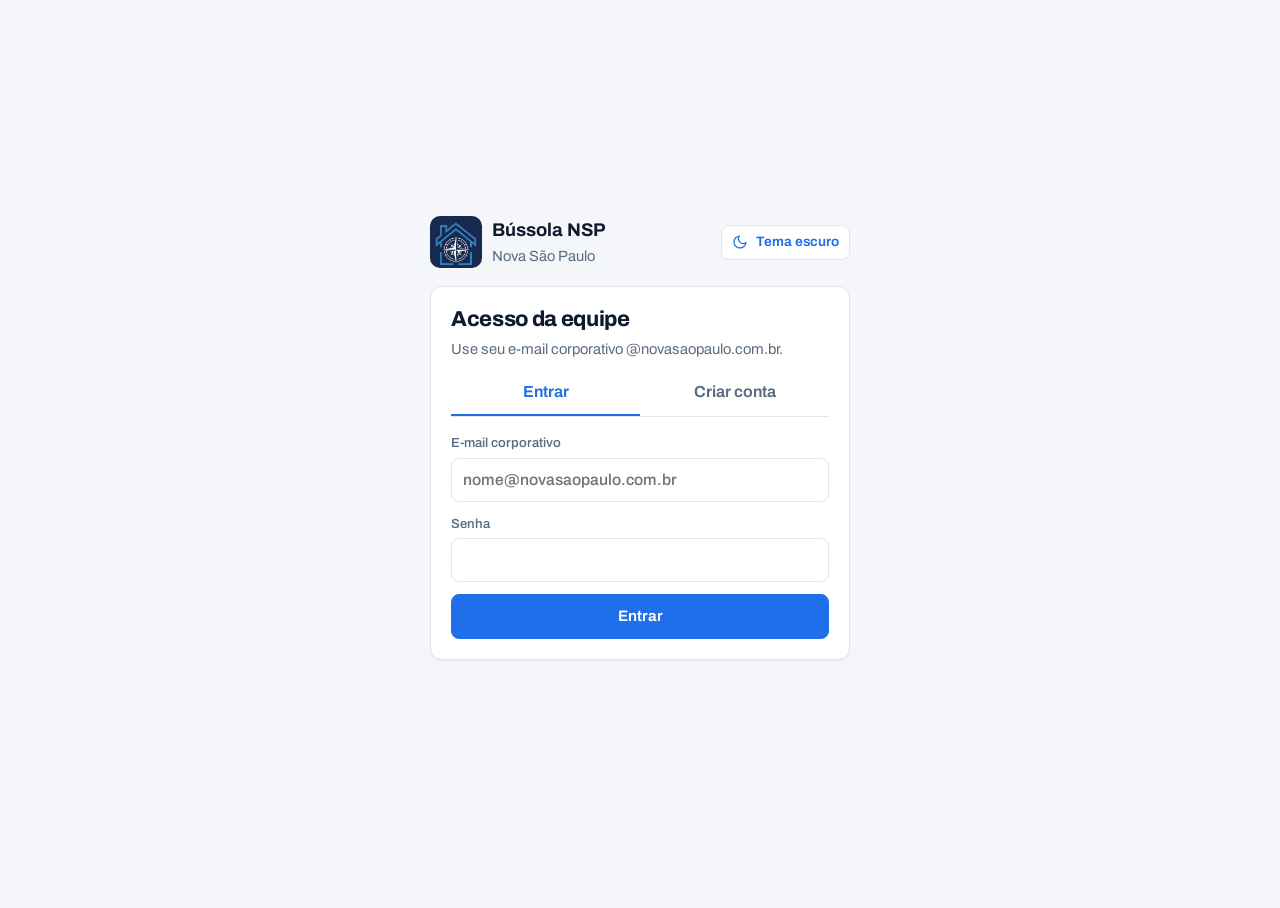
<file: portal/bussola/index.html>
<!doctype html>
<html lang="pt-BR">
<head>
<!-- Portal NovaSP: mapa de importação + adaptador (sandbox/bussola_atualizar.py) -->
<script type="importmap">{"imports":{"@netlify/blobs":"./portal/blobs.js?v=202611091742","./netlify/functions/auth.mjs":"./portal/auth.js?v=202611091742","./compat.mjs":"./compat.js?v=202611091742"}}</script>
<script src="./portal/adaptador.js?v=202611101700"></script>

<meta charset="utf-8">
<meta name="viewport" content="width=device-width, initial-scale=1, viewport-fit=cover">
<title>Bússola NSP · Nova São Paulo</title>
<meta name="description" content="Inteligência imobiliária da Nova São Paulo: análise de moradia e investimento, busca de oportunidades no portfólio e alertas.">
<meta name="theme-color" content="#0E2A47">
<script>try{var t=localStorage.getItem("radar-tema");t=t?JSON.parse(t):null;if(t==="light"||t==="dark")document.documentElement.setAttribute("data-theme",t);}catch(e){}</script>
<link rel="preconnect" href="https://fonts.googleapis.com">
<link rel="preconnect" href="https://fonts.gstatic.com" crossorigin>
<link href="https://fonts.googleapis.com/css2?family=Archivo:wdth,wght@62..125,400..800&display=swap" rel="stylesheet">
<link rel="icon" href="[data-uri]">
<style>
:root{
  --fundo:#F4F6F9; --superficie:#FFFFFF; --superficie-2:#F7F9FC; --tinta:#0F1B2D; --suave:#5B6B80; --linha:#E1E6ED;
  --marinho:#182A50; --marinho-tinta:#DCE6F2; --marinho-ativo:#25406E;
  --azul:#1F6FEB; --azul-claro:#E6F0FE; --verde:#138A52; --verde-claro:#E3F4EB;
  --ambar:#B26A00; --ambar-claro:#FCF1DF; --vermelho:#C62828; --vermelho-claro:#FBE7E6; --roxo:#6B4FD8; --roxo-claro:#EEEAFC;
  --raio:12px; --raio-p:8px; --sombra:0 1px 2px rgba(15,27,45,.06);
  color-scheme: light;
}
@media (prefers-color-scheme: dark){
  :root:not([data-theme="light"]){
    --fundo:#0D1520; --superficie:#142030; --superficie-2:#18263A; --tinta:#E6EDF5; --suave:#9AAABD; --linha:#24364D;
    --marinho:#0A1A2C; --marinho-tinta:#C9D6E6; --marinho-ativo:#1A3352;
    --azul:#5B9BFF; --azul-claro:#17304F; --verde:#3FC481; --verde-claro:#143425; --ambar:#F2B04A; --ambar-claro:#3A2C12;
    --vermelho:#FF7B72; --vermelho-claro:#3D1C1B; --roxo:#A08BFF; --roxo-claro:#2A2350; --sombra:none; color-scheme: dark;
  }
}
:root[data-theme="dark"]{
  --fundo:#0D1520; --superficie:#142030; --superficie-2:#18263A; --tinta:#E6EDF5; --suave:#9AAABD; --linha:#24364D;
  --marinho:#0A1A2C; --marinho-tinta:#C9D6E6; --marinho-ativo:#1A3352;
  --azul:#5B9BFF; --azul-claro:#17304F; --verde:#3FC481; --verde-claro:#143425; --ambar:#F2B04A; --ambar-claro:#3A2C12;
  --vermelho:#FF7B72; --vermelho-claro:#3D1C1B; --roxo:#A08BFF; --roxo-claro:#2A2350; --sombra:none; color-scheme: dark;
}
:root{box-sizing:border-box;padding-top:env(safe-area-inset-top,0px);padding-bottom:env(safe-area-inset-bottom,0px)}
*,*::before,*::after{box-sizing:inherit}
html{scroll-padding-top:env(safe-area-inset-top,0px);-webkit-text-size-adjust:100%}
body{margin:0;background:var(--fundo);color:var(--tinta);font-family:"Archivo",system-ui,-apple-system,"Segoe UI",Roboto,sans-serif;font-size:16px;line-height:1.5;font-variant-numeric:tabular-nums}
a{color:var(--azul)}
:focus-visible{outline:3px solid var(--azul);outline-offset:2px;border-radius:6px}
svg.ic{width:20px;height:20px;flex:none;stroke:currentColor;fill:none;stroke-width:1.8;stroke-linecap:round;stroke-linejoin:round}

/* ---------- menu lateral ---------- */
.lateral{position:fixed;inset:0 auto 0 0;width:236px;background:var(--marinho);color:var(--marinho-tinta);display:flex;flex-direction:column;padding:calc(18px + env(safe-area-inset-top,0px)) 12px 16px;z-index:20}
.marca{display:flex;gap:10px;align-items:center;padding:4px 8px 22px;color:#fff}
.marca b{display:block;font-size:1.05rem;font-weight:750;font-stretch:108%;letter-spacing:-.01em}
.marca small{display:block;font-size:.78rem;color:var(--marinho-tinta);opacity:.8}
.marca .logo{width:34px;height:34px;border-radius:9px;background:var(--azul);display:grid;place-items:center}
.logo-img{width:46px;height:46px;border-radius:10px;object-fit:cover;flex:none;box-shadow:0 0 0 1px rgba(255,255,255,.12)}
.marca .logo svg{stroke:#fff}
.nav{display:flex;flex-direction:column;gap:4px}
.nav a{display:flex;align-items:center;gap:12px;padding:10px 12px;border-radius:var(--raio-p);color:var(--marinho-tinta);text-decoration:none;font-weight:550;font-size:.95rem;position:relative}
.nav a:hover{background:var(--marinho-ativo)}
.nav a[aria-current="page"]{background:var(--marinho-ativo);color:#fff}
.nav a[aria-current="page"]::before{content:"";position:absolute;left:-12px;top:8px;bottom:8px;width:3px;border-radius:0 3px 3px 0;background:var(--azul)}
.badge{margin-left:auto;min-width:20px;height:20px;padding:0 6px;border-radius:99px;background:var(--vermelho);color:#fff;font-size:.72rem;font-weight:700;display:inline-grid;place-items:center}
.badge.oculto{display:none}
.lateral .rodape{margin-top:auto;padding:12px 8px 0;border-top:1px solid var(--marinho-ativo)}
.lateral .rodape p{margin:0 0 8px;font-size:.78rem;opacity:.8}
.alternar{display:flex;background:var(--marinho-ativo);border-radius:99px;padding:3px}
.alternar button{flex:1;border:0;background:transparent;color:var(--marinho-tinta);font:inherit;font-size:.82rem;padding:6px 8px;border-radius:99px;cursor:pointer}
.alternar button[aria-pressed="true"]{background:#fff;color:var(--marinho);font-weight:650}
main{margin-left:236px;min-height:100vh;padding:28px 32px 60px}
.conteudo{max-width:1120px;margin:0 auto}
@media (max-width:899px){
  .lateral{inset:auto 0 0 0;width:auto;height:auto;flex-direction:row;padding:6px 6px calc(6px + env(safe-area-inset-bottom,0px));border-top:1px solid var(--marinho-ativo)}
  .marca,.lateral .rodape{display:none}
  .nav{flex-direction:row;width:100%;gap:2px}
  .nav a{flex:1;flex-direction:column;gap:2px;font-size:.7rem;padding:7px 2px;text-align:center}
  .nav a[aria-current="page"]::before{left:20%;right:20%;top:-6px;bottom:auto;width:auto;height:3px;border-radius:0 0 3px 3px}
  .badge{position:absolute;top:2px;right:18%;margin:0}
  main{margin-left:0;padding:18px 14px calc(90px + env(safe-area-inset-bottom,0px))}
  .topo-movel{display:flex!important}
}
.topo-movel{display:none;justify-content:space-between;align-items:center;margin-bottom:14px}
.topo-movel b{font-weight:750;font-stretch:108%}

/* ---------- tipografia e blocos ---------- */
h1{font-size:clamp(1.55rem,3.6vw,2rem);line-height:1.15;font-weight:750;letter-spacing:-.015em;margin:0 0 6px}
h2{font-size:1.12rem;font-weight:700;margin:0 0 4px;letter-spacing:-.005em}
h3{font-size:.98rem;font-weight:650;margin:0 0 6px}
.sub{color:var(--suave);font-size:.92rem;margin:0 0 14px;max-width:72ch}
.cabeca{display:flex;justify-content:space-between;align-items:flex-end;gap:16px;flex-wrap:wrap;margin-bottom:18px}
.card{background:var(--superficie);border:1px solid var(--linha);border-radius:var(--raio);padding:20px;box-shadow:var(--sombra)}
.pilha{display:grid;gap:16px}
.grade-2{display:grid;gap:16px;grid-template-columns:1fr}
@media(min-width:980px){.grade-2{grid-template-columns:1fr 1fr}.grade-score{grid-template-columns:340px 1fr}}
.grade-score{display:grid;gap:16px;grid-template-columns:1fr}
.campos{display:grid;grid-template-columns:repeat(auto-fill,minmax(160px,1fr));gap:12px}
label.campo{display:flex;flex-direction:column;gap:5px;font-size:.82rem;color:var(--suave);font-weight:550}
label.campo input,label.campo select{font:inherit;font-size:.98rem;color:var(--tinta);background:var(--superficie);border:1px solid var(--linha);border-radius:var(--raio-p);padding:9px 11px;width:100%;min-height:42px}
label.campo input:focus,label.campo select:focus{border-color:var(--azul);outline:none;box-shadow:0 0 0 3px var(--azul-claro)}
label.campo .ajuda{font-size:.74rem;font-weight:400}
.botao{display:inline-flex;align-items:center;justify-content:center;gap:8px;font:inherit;font-weight:650;font-size:.95rem;padding:10px 16px;min-height:42px;border-radius:var(--raio-p);border:1px solid var(--azul);background:var(--azul);color:#fff;cursor:pointer;text-decoration:none}
:root[data-theme="dark"] .botao{color:#0B1626}
@media (prefers-color-scheme: dark){:root:not([data-theme="light"]) .botao{color:#0B1626}}
.botao.sec{background:var(--superficie);color:var(--azul);border-color:var(--linha)}
.botao.fantasma{background:transparent;border-color:transparent;color:var(--azul);padding:8px 10px}
.botao.perigo{background:var(--superficie);color:var(--vermelho);border-color:var(--linha)}
.botao.pequeno{min-height:34px;padding:6px 10px;font-size:.85rem}
.botao:disabled{opacity:.55;cursor:wait}
.acoes{display:flex;gap:10px;flex-wrap:wrap;align-items:center;margin-top:16px}
.link-btn{background:none;border:0;padding:0;font:inherit;color:var(--azul);text-decoration:underline;cursor:pointer}
.aviso{padding:12px 14px;border-radius:var(--raio-p);font-size:.92rem;display:none;margin-top:12px;border:1px solid transparent}
.aviso.on{display:block}
.aviso.erro{background:var(--vermelho-claro);color:var(--vermelho);border-color:color-mix(in srgb,var(--vermelho) 25%,transparent)}
.aviso.info{background:var(--azul-claro);color:var(--tinta)}
.aviso.ok{background:var(--verde-claro);color:var(--tinta)}
.chip{display:inline-flex;align-items:center;gap:6px;font-size:.75rem;font-weight:650;padding:3px 9px;border-radius:99px;background:var(--superficie-2);color:var(--suave);border:1px solid var(--linha);white-space:nowrap}
.chip.verde{background:var(--verde-claro);color:var(--verde);border-color:transparent}
.chip.ambar{background:var(--ambar-claro);color:var(--ambar);border-color:transparent}
.chip.vermelho{background:var(--vermelho-claro);color:var(--vermelho);border-color:transparent}
.chip.azul{background:var(--azul-claro);color:var(--azul);border-color:transparent}
.chip.roxo{background:var(--roxo-claro);color:var(--roxo);border-color:transparent}
.view{display:none}
.view.on{display:block}
.oculto{display:none!important}
.segmento{display:inline-flex;background:var(--superficie);border:1px solid var(--linha);border-radius:10px;padding:4px;gap:4px}
.segmento button{border:0;background:transparent;font:inherit;font-weight:650;font-size:.95rem;color:var(--suave);padding:9px 18px;border-radius:7px;cursor:pointer;display:flex;align-items:center;gap:8px}
.segmento button[aria-pressed="true"]{background:var(--marinho);color:#fff}
:root[data-theme="dark"] .segmento button[aria-pressed="true"]{background:var(--azul);color:#0B1626}
@media (prefers-color-scheme: dark){:root:not([data-theme="light"]) .segmento button[aria-pressed="true"]{background:var(--azul);color:#0B1626}}

/* ---------- análise ---------- */
.busca{display:flex;gap:8px;flex-wrap:wrap}
.busca input{flex:1 1 280px;min-width:0;font:inherit;padding:11px 14px;min-height:46px;border-radius:var(--raio-p);border:1px solid var(--linha);background:var(--superficie);color:var(--tinta)}
.busca input:focus{border-color:var(--azul);outline:none;box-shadow:0 0 0 3px var(--azul-claro)}
.selo{margin:10px 0 0;font-size:.82rem;color:var(--suave)}
.resumo{display:grid;grid-template-columns:1fr;gap:0;padding:0;overflow:hidden}
@media(min-width:760px){.resumo{grid-template-columns:300px 1fr}}
.resumo .foto{background:var(--superficie-2);min-height:200px;position:relative;display:grid;place-items:center;color:var(--suave)}
.resumo .foto img{position:absolute;inset:0;width:100%;height:100%;object-fit:cover}
.resumo .foto .vazio{display:flex;flex-direction:column;align-items:center;gap:6px;font-size:.82rem}
.resumo .foto .vazio svg{width:40px;height:40px;stroke-width:1.4}
.resumo .info{padding:20px}
.resumo .linha1{display:flex;gap:8px;flex-wrap:wrap;align-items:center;margin-bottom:6px}
.resumo h2{font-size:1.3rem;margin:4px 0 2px}
.resumo .local{color:var(--suave);margin:0 0 14px}
.preco-grande{font-size:clamp(1.7rem,4vw,2.2rem);font-weight:780;letter-spacing:-.02em;font-stretch:104%;line-height:1.1}
.carac{display:flex;flex-wrap:wrap;gap:8px 18px;margin:14px 0 0;padding:0;list-style:none;color:var(--suave);font-size:.92rem}
.carac b{color:var(--tinta);font-weight:650}
.anel{display:flex;gap:18px;align-items:center}
.anel svg{width:118px;height:118px;flex:none}
.anel .valor{font-size:1.9rem;font-weight:780}
.anel .rot{font-size:.78rem;color:var(--suave)}
.veredito-t{font-size:1.2rem;font-weight:720;margin:0 0 4px}
.fatores{list-style:none;padding:0;margin:14px 0 0;display:grid;gap:8px}
.fatores li{display:grid;grid-template-columns:1fr auto;gap:2px 10px;font-size:.9rem;padding:9px 11px;border-radius:var(--raio-p);background:var(--superficie-2)}
.fatores li b{font-weight:650}
.fatores li span.pts{font-weight:700}
.fatores li small{grid-column:1/-1;color:var(--suave);font-size:.8rem}
.pos{color:var(--verde)} .neg{color:var(--vermelho)} .neu{color:var(--suave)}
.limites{margin:12px 0 0;padding:10px 12px;border-radius:var(--raio-p);background:var(--ambar-claro);font-size:.84rem}
.limites ul{margin:4px 0 0;padding-left:18px}
.lista-pc{margin:0;padding-left:20px} .lista-pc li{margin:6px 0}
.lista-pc li small{display:block;color:var(--suave);font-size:.78rem}
.neg-item{border:1px solid var(--linha);border-radius:var(--raio-p);padding:14px;background:var(--superficie)}
.neg-item h3{margin:0 0 4px;display:flex;gap:8px;align-items:center;flex-wrap:wrap}
.neg-item dl{margin:8px 0 0;display:grid;gap:8px}
.neg-item dt{font-weight:650;font-size:.82rem;color:var(--suave)}
.neg-item dd{margin:0;font-size:.92rem}
.neg-item dd ul{margin:2px 0 0;padding-left:18px}
.indicadores{display:grid;grid-template-columns:repeat(auto-fit,minmax(150px,1fr));gap:10px;margin:8px 0 4px}
.ind{background:var(--superficie-2);border:1px solid var(--linha);border-radius:var(--raio-p);padding:12px}
.ind b{display:block;font-size:1.2rem;font-weight:720}
.ind span{font-size:.8rem;color:var(--suave)}
.barras{display:flex;flex-direction:column;gap:12px;margin:12px 0}
.barra .rot{display:flex;justify-content:space-between;gap:10px;font-size:.88rem;margin-bottom:4px}
.barra .rot b{white-space:nowrap}
.trilho{height:10px;background:var(--superficie-2);border:1px solid var(--linha);border-radius:99px;overflow:hidden}
.trilho i{display:block;height:100%;border-radius:99px;background:var(--azul);transition:width .5s ease}
.trilho i.verde{background:var(--verde)} .trilho i.cinza{background:var(--suave)} .trilho i.roxo{background:var(--roxo)}
.estrategias{display:grid;gap:12px;grid-template-columns:repeat(auto-fit,minmax(260px,1fr))}
.estr{border:1px solid var(--linha);border-radius:var(--raio);padding:16px;background:var(--superficie)}
.estr.melhor{border-color:var(--verde);box-shadow:inset 0 0 0 1px var(--verde)}
.estr h3{display:flex;justify-content:space-between;gap:8px;flex-wrap:wrap;margin:0 0 6px}
.estr dl{display:grid;grid-template-columns:1fr auto;gap:3px 12px;margin:8px 0 0;font-size:.88rem}
.estr dt{color:var(--suave)} .estr dd{margin:0;text-align:right;font-weight:600}
.estr dd.forte{font-size:1.1rem;font-weight:750}
.estr .nota{font-size:.8rem;color:var(--suave);margin:10px 0 0}
.tabela{overflow-x:auto}
table{width:100%;border-collapse:collapse;font-size:.9rem}
th,td{padding:9px 8px;border-bottom:1px solid var(--linha);text-align:right;white-space:nowrap}
th:first-child,td:first-child{text-align:left;white-space:normal}
th{font-weight:600;color:var(--suave);font-size:.8rem;background:var(--superficie-2)}
.riscos{list-style:none;padding:0;margin:8px 0 0;display:grid;gap:8px}
.riscos li{display:flex;gap:10px;align-items:flex-start;font-size:.92rem}
.ponto{width:9px;height:9px;border-radius:50%;margin-top:7px;flex:none}
.ponto.alto{background:var(--vermelho)} .ponto.medio{background:var(--ambar)} .ponto.baixo{background:var(--verde)}
.pois{display:grid;grid-template-columns:repeat(auto-fill,minmax(200px,1fr));gap:8px;margin-top:8px}
.poi{display:flex;justify-content:space-between;gap:8px;padding:9px 11px;border-radius:var(--raio-p);background:var(--superficie-2);font-size:.88rem}
.poi span{color:var(--suave)}
details.premissas summary{cursor:pointer;font-weight:650}
details.premissas .campos{margin-top:14px}
/* login, conta e tema */
body.sem-login .lateral,body.sem-login .topo-movel{display:none!important}
body.sem-login main{margin-left:0}
body.compartilhado .lateral,body.compartilhado .topo-movel,body.compartilhado #bloco-busca,body.compartilhado #voltar-busca,body.compartilhado .so-equipe{display:none!important}
body.compartilhado main{margin-left:0}
.login{min-height:calc(100vh - 80px);display:grid;place-items:center}
.login .caixa{width:100%;max-width:420px}
.login .marca-login{display:flex;gap:10px;align-items:center;margin-bottom:18px}
.login .marca-login .logo{width:40px;height:40px;border-radius:10px;background:var(--marinho);display:grid;place-items:center}
.login .marca-login .logo svg{stroke:#5B9BFF}
.abas{display:flex;border-bottom:1px solid var(--linha);margin:-4px 0 16px}
.abas button{flex:1;border:0;background:none;font:inherit;font-weight:650;color:var(--suave);padding:10px;cursor:pointer;border-bottom:2px solid transparent}
.abas button[aria-selected="true"]{color:var(--azul);border-bottom-color:var(--azul)}
.conta{display:flex;flex-direction:column;gap:8px}
.conta .quem{font-size:.82rem;line-height:1.3;color:#fff;overflow-wrap:anywhere}
.conta .quem small{display:block;color:var(--marinho-tinta);opacity:.8}
.conta .linha{display:flex;gap:6px;flex-wrap:wrap}
.conta button,.btn-tema{border:1px solid var(--marinho-ativo);background:transparent;color:var(--marinho-tinta);font:inherit;font-size:.8rem;padding:6px 10px;border-radius:8px;cursor:pointer;display:inline-flex;align-items:center;gap:6px}
.conta button:hover,.btn-tema:hover{background:var(--marinho-ativo)}
.topo-movel .btn-tema,.topo-movel .sair-m{border-color:var(--linha);color:var(--tinta);background:var(--superficie)}
.faixa-compartilhada{display:none;margin-bottom:14px}
body.compartilhado .faixa-compartilhada{display:flex}
body.f-moradia .so-inv{display:none!important}
body.f-investimento .so-mor{display:none!important}
#form-imovel summary{cursor:pointer;font-weight:650}

/* ---------- oportunidades ---------- */
.filtros fieldset{border:0;padding:0;margin:0 0 14px}
.filtros legend{font-weight:650;font-size:.9rem;margin-bottom:8px;padding:0}
.checks{display:flex;flex-wrap:wrap;gap:8px}
.checks label{display:inline-flex;align-items:center;gap:6px;padding:6px 10px;border:1px solid var(--linha);border-radius:99px;font-size:.85rem;cursor:pointer;background:var(--superficie)}
.checks input{accent-color:var(--azul)}
.resultados{display:grid;gap:14px;grid-template-columns:repeat(auto-fill,minmax(290px,1fr));margin-top:14px}
.im{background:var(--superficie);border:1px solid var(--linha);border-radius:var(--raio);overflow:hidden;display:flex;flex-direction:column;box-shadow:var(--sombra)}
.im .foto{aspect-ratio:16/10;background:var(--superficie-2);position:relative;display:grid;place-items:center;color:var(--suave)}
.im .foto img{position:absolute;inset:0;width:100%;height:100%;object-fit:cover}
.im .foto .selos{position:absolute;left:10px;top:10px;display:flex;gap:6px;flex-wrap:wrap}
.im .corpo{padding:14px;display:flex;flex-direction:column;gap:6px;flex:1}
.im .preco{font-size:1.3rem;font-weight:760}
.im .meta{color:var(--suave);font-size:.85rem}
.im .compat{margin-top:4px;padding:9px 10px;border-radius:var(--raio-p);background:var(--superficie-2);font-size:.82rem}
.im .compat ul{margin:4px 0 0;padding-left:16px}
.im .rodape{display:flex;gap:6px;flex-wrap:wrap;padding:10px 14px 14px;border-top:1px solid var(--linha)}
.im .rodape label{display:inline-flex;align-items:center;gap:6px;font-size:.85rem;margin-left:auto;cursor:pointer}
.barra-comparar{position:sticky;bottom:calc(10px + env(safe-area-inset-bottom,0px));z-index:10;display:flex;justify-content:space-between;align-items:center;gap:10px;background:var(--marinho);color:#fff;padding:10px 14px;border-radius:var(--raio);margin-top:14px}
@media (max-width:899px){.barra-comparar{bottom:calc(76px + env(safe-area-inset-bottom,0px))}}
.vazio-estado{text-align:center;padding:36px 16px;color:var(--suave)}
.vazio-estado svg{width:42px;height:42px;stroke-width:1.4;margin-bottom:6px}
.carregando{display:flex;align-items:center;gap:10px;color:var(--suave);padding:20px 0}
.carregando::before{content:"";width:18px;height:18px;border-radius:50%;border:2px solid var(--linha);border-top-color:var(--azul);animation:gira .8s linear infinite}
@keyframes gira{to{transform:rotate(360deg)}}

/* ---------- alertas ---------- */
.alerta{border:1px solid var(--linha);border-radius:var(--raio);padding:16px;background:var(--superficie)}
.alerta.pausado{opacity:.75}
.alerta .topo{display:flex;justify-content:space-between;gap:10px;flex-wrap:wrap;align-items:flex-start}
.alerta dl{display:grid;grid-template-columns:repeat(auto-fit,minmax(150px,1fr));gap:8px 16px;margin:12px 0 0;font-size:.85rem}
.alerta dt{color:var(--suave)} .alerta dd{margin:0;font-weight:600}
.notif{display:grid;grid-template-columns:72px 1fr;gap:12px;padding:12px;border:1px solid var(--linha);border-radius:var(--raio);background:var(--superficie)}
.notif.nao-lida{border-left:4px solid var(--azul)}
.notif .mini{width:72px;height:72px;border-radius:var(--raio-p);background:var(--superficie-2);overflow:hidden;display:grid;place-items:center;color:var(--suave)}
.notif .mini img{width:100%;height:100%;object-fit:cover}
.notif ul{margin:4px 0 0;padding-left:18px;font-size:.84rem;color:var(--suave)}
dialog{border:1px solid var(--linha);border-radius:var(--raio);padding:0;max-width:560px;width:calc(100% - 28px);background:var(--superficie);color:var(--tinta)}
dialog::backdrop{background:rgba(8,18,32,.55)}
dialog .cab{padding:18px 20px 0} dialog .corpo{padding:14px 20px} dialog .pe{padding:0 20px 18px;display:flex;gap:10px;justify-content:flex-end;flex-wrap:wrap}
.status-lista{list-style:none;padding:0;margin:0}
.status-lista li{padding:10px 0;border-bottom:1px solid var(--linha);font-size:.88rem}
.status-lista li:last-child{border-bottom:0}
.fonte-linha{display:flex;gap:8px;align-items:baseline;margin-top:4px}
footer{color:var(--suave);font-size:.8rem;padding:24px 0 0;max-width:80ch}
@media (prefers-reduced-motion: reduce){*{transition:none!important;animation:none!important}}
/* ---------- relatório em PDF ---------- */
#relatorio{display:none}
.opcoes-rel{display:grid;gap:6px;grid-template-columns:1fr}
@media(min-width:560px){.opcoes-rel{grid-template-columns:1fr 1fr}}
.opcoes-rel label{display:flex;gap:8px;align-items:flex-start;padding:8px 10px;border:1px solid var(--linha);border-radius:var(--raio-p);font-size:.9rem;cursor:pointer}
.opcoes-rel label small{display:block;color:var(--suave);font-size:.76rem}
.opcoes-rel input{accent-color:var(--azul);margin-top:3px}
.opcoes-rel label.indisponivel{opacity:.55;cursor:not-allowed}
@media print{
  @page{size:A4;margin:14mm 13mm 18mm}
  :root,:root[data-theme="dark"]{--fundo:#fff;--superficie:#fff;--superficie-2:#F4F6F9;--tinta:#0F1B2D;--suave:#4A5A6E;--linha:#D8DEE6;--marinho:#0E2A47;--azul:#1F6FEB;--azul-claro:#E6F0FE;--verde:#138A52;--verde-claro:#E3F4EB;--ambar:#9A5B00;--ambar-claro:#FCF1DF;--vermelho:#C62828;--vermelho-claro:#FBE7E6;--roxo:#6B4FD8;--roxo-claro:#EEEAFC;color-scheme:light}
  *{-webkit-print-color-adjust:exact;print-color-adjust:exact}
  body{background:#fff;font-size:11pt}
  body.imprimindo>*:not(#relatorio):not(svg){display:none!important}
  body.imprimindo #relatorio{display:block}
  body:not(.imprimindo) .lateral,body:not(.imprimindo) .topo-movel,body:not(.imprimindo) .busca,body:not(.imprimindo) .acoes{display:none!important}
  /* ----- relatório: layout profissional ----- */
  #relatorio{font-family:"Archivo",system-ui,sans-serif;color:#13213A;font-size:10.5pt;line-height:1.45}
  #relatorio .rel-topo{display:flex;align-items:center;gap:14px;background:#182A50;color:#fff;border-radius:10px;padding:14px 18px;margin-bottom:16px}
  #relatorio .rel-topo img{width:58px;height:58px;border-radius:9px}
  #relatorio .rel-topo .marca-r b{display:block;font-size:17pt;letter-spacing:-.01em;font-weight:780}
  #relatorio .rel-topo .marca-r span{font-size:9.5pt;color:#BFD0E8}
  #relatorio .rel-topo .meta-r{margin-left:auto;text-align:right;font-size:9pt;color:#DCE6F2;line-height:1.5}
  #relatorio .rel-capa{display:grid;grid-template-columns:1.3fr 1fr;gap:16px;margin-bottom:16px;break-inside:avoid}
  #relatorio .rel-capa h1{font-size:19pt;line-height:1.15;margin:0 0 4px;color:#13213A}
  #relatorio .rel-capa .local{color:#4A5A6E;font-size:10pt;margin:0 0 10px}
  #relatorio .rel-capa .preco{font-size:24pt;font-weight:800;color:#182A50;letter-spacing:-.02em;margin:0}
  #relatorio .rel-capa .foto-r{width:100%;height:62mm;object-fit:cover;border-radius:8px;border:1px solid #D8DEE6}
  #relatorio .ficha{display:grid;grid-template-columns:repeat(3,1fr);gap:8px;margin-top:10px}
  #relatorio .ficha div{background:#F3F6FA;border-left:3px solid #1F6FEB;border-radius:4px;padding:6px 8px}
  #relatorio .ficha b{display:block;font-size:11.5pt;color:#13213A}
  #relatorio .ficha span{font-size:7.5pt;color:#4A5A6E}
  #relatorio .destaque{display:flex;gap:14px;align-items:center;background:#EEF4FD;border:1px solid #CFE0FA;border-radius:8px;padding:10px 14px;margin-top:10px}
  #relatorio .destaque .nota{font-size:22pt;font-weight:800;color:#182A50;min-width:52px;text-align:center}
  #relatorio .destaque p{margin:0;font-size:10pt}
  #relatorio .rel-secao{margin:0 0 14px;padding:0;border:0;break-inside:avoid}
  #relatorio .rel-secao.longa{break-inside:auto}
  #relatorio .rel-secao>h2{display:flex;align-items:center;gap:8px;font-size:13pt;color:#182A50;margin:0 0 8px;padding-bottom:5px;border-bottom:2px solid #182A50;break-after:avoid}
  #relatorio .rel-secao>h2 .n{display:inline-grid;place-items:center;width:22px;height:22px;border-radius:50%;background:#182A50;color:#fff;font-size:9.5pt;margin:0}
  #relatorio h3{font-size:10.5pt;color:#182A50;margin:10px 0 4px}
  #relatorio .sub{color:#4A5A6E;font-size:9.5pt}
  #relatorio table{width:100%;border-collapse:collapse;font-size:9pt;margin:4px 0}
  #relatorio th{background:#182A50;color:#fff;font-weight:650;font-size:8.5pt;padding:5px 7px;text-align:right}
  #relatorio th:first-child{text-align:left}
  #relatorio td{padding:4px 7px;border-bottom:1px solid #E3E8EF}
  #relatorio tbody tr:nth-child(even) td{background:#F6F8FB}
  #relatorio tr{break-inside:avoid}
  #relatorio .indicadores{display:grid;grid-template-columns:repeat(4,1fr);gap:8px;margin:6px 0}
  #relatorio .ind{background:#F3F6FA;border:0;border-left:3px solid #1F6FEB;border-radius:4px;padding:6px 8px}
  #relatorio .ind b{font-size:11.5pt} #relatorio .ind span{font-size:8pt}
  #relatorio .barras{gap:6px;margin:6px 0} #relatorio .barra .rot{font-size:8.5pt}
  #relatorio .trilho{height:7px}
  #relatorio .estrategias{grid-template-columns:1fr 1fr;gap:10px}
  #relatorio .estr{padding:9px 11px;border-radius:6px;break-inside:avoid}
  #relatorio .estr dl{font-size:8.8pt}
  #relatorio .estr .nota{font-size:8pt}
  #relatorio .grade-2{grid-template-columns:1fr 1fr;gap:12px}
  #relatorio .anel svg{width:78px;height:78px}
  #relatorio .fatores{display:block} #relatorio .fatores li{display:block;overflow:hidden;padding:5px 8px;margin-bottom:5px;font-size:8.8pt;break-inside:avoid}
  #relatorio .fatores li .pts{float:right;margin-left:10px} #relatorio .fatores li small{display:block;clear:both}
  #relatorio .fatores li small{font-size:8pt}
  #relatorio .limites{font-size:8.6pt}
  #relatorio .lista-pc{font-size:9.3pt} #relatorio .lista-pc li{margin:3px 0}
  #relatorio .neg-item{padding:9px 11px;break-inside:avoid;border-radius:6px}
  #relatorio .neg-item dd{font-size:9pt}
  #relatorio .chip{font-size:7.5pt;padding:1px 6px}
  #relatorio .poi{font-size:8.8pt;padding:5px 8px}
  #relatorio .rel-rodape{margin-top:16px;padding:10px 12px;background:#F3F6FA;border-radius:6px;font-size:8pt;color:#4A5A6E;break-inside:avoid}

}
</style>
<style media="print">
/* rodapé com número de página (navegadores que suportam caixas de margem de página) */
@page{@bottom-left{content:"Bússola NSP · Nova São Paulo";font-family:Archivo,sans-serif;font-size:8pt;color:#6B7A8F}@bottom-right{content:"Página " counter(page) " de " counter(pages);font-family:Archivo,sans-serif;font-size:8pt;color:#6B7A8F}}
</style>
</head>
<body class="f-investimento">
<svg width="0" height="0" style="position:absolute" aria-hidden="true">
  <symbol id="i-casa" viewBox="0 0 24 24"><path d="M3 10.5 12 3l9 7.5V20a1 1 0 0 1-1 1h-5v-6H9v6H4a1 1 0 0 1-1-1z"/></symbol>
  <symbol id="i-busca" viewBox="0 0 24 24"><circle cx="11" cy="11" r="7"/><path d="m20 20-3.5-3.5"/></symbol>
  <symbol id="i-sino" viewBox="0 0 24 24"><path d="M18 8a6 6 0 1 0-12 0c0 7-3 9-3 9h18s-3-2-3-9"/><path d="M13.7 21a2 2 0 0 1-3.4 0"/></symbol>
  <symbol id="i-dados" viewBox="0 0 24 24"><ellipse cx="12" cy="5" rx="8" ry="3"/><path d="M4 5v14c0 1.7 3.6 3 8 3s8-1.3 8-3V5"/><path d="M4 12c0 1.7 3.6 3 8 3s8-1.3 8-3"/></symbol>
  <symbol id="i-foto" viewBox="0 0 24 24"><rect x="3" y="5" width="18" height="14" rx="2"/><circle cx="9" cy="10" r="2"/><path d="m21 16-5-5-8 8"/></symbol>
  <symbol id="i-chave" viewBox="0 0 24 24"><path d="M3 10.5 12 3l9 7.5"/><path d="M6 9v11h12V9"/></symbol>
  <symbol id="i-moradia" viewBox="0 0 24 24"><path d="M3 10.5 12 3l9 7.5V20a1 1 0 0 1-1 1H4a1 1 0 0 1-1-1z"/><path d="M10 21v-5h4v5"/></symbol>
  <symbol id="i-invest" viewBox="0 0 24 24"><path d="M3 17l6-6 4 4 8-8"/><path d="M15 7h6v6"/></symbol>
  <symbol id="i-externo" viewBox="0 0 24 24"><path d="M14 4h6v6"/><path d="M20 4 10 14"/><path d="M19 14v5a1 1 0 0 1-1 1H5a1 1 0 0 1-1-1V6a1 1 0 0 1 1-1h5"/></symbol>
  <symbol id="i-tema" viewBox="0 0 24 24"><path d="M21 12.8A9 9 0 1 1 11.2 3a7 7 0 0 0 9.8 9.8z"/></symbol>
  <symbol id="i-equipe" viewBox="0 0 24 24"><circle cx="9" cy="8" r="3.5"/><path d="M2.5 20a6.5 6.5 0 0 1 13 0"/><path d="M16 4.5a3.5 3.5 0 0 1 0 7"/><path d="M18 14a6.5 6.5 0 0 1 3.5 6"/></symbol>
  <symbol id="i-estrela" viewBox="0 0 24 24"><path d="m12 3 2.7 5.6 6.1.9-4.4 4.3 1 6.1L12 17l-5.4 2.9 1-6.1-4.4-4.3 6.1-.9z"/></symbol>
</svg>

<nav class="lateral" aria-label="Menu principal">
  <div class="marca"><img class="logo-img" src="[data-uri]" alt="Logo Bússola NSP"><span><b>Bússola NSP</b><small>Nova São Paulo</small></span></div>
  <div class="nav">
    <a href="#analise" data-view="analise"><svg class="ic"><use href="#i-casa"/></svg><span>Analisar imóvel</span></a>
    <a href="#oportunidades" data-view="oportunidades"><svg class="ic"><use href="#i-busca"/></svg><span>Oportunidades</span></a>
    <a href="#alertas" data-view="alertas"><svg class="ic"><use href="#i-sino"/></svg><span>Meus alertas</span><span class="badge oculto" id="badge-alertas">0</span></a>
    <a href="#dados" data-view="dados"><svg class="ic"><use href="#i-dados"/></svg><span>Dados</span></a>
    <a href="#equipe" data-view="equipe" class="oculto" id="nav-equipe"><svg class="ic"><use href="#i-equipe"/></svg><span>Equipe</span><span class="badge oculto" id="badge-equipe">0</span></a>
  </div>
  <div class="rodape conta">
    <div class="quem" id="conta-quem"></div>
    <div class="linha">
      <button type="button" class="btn-tema" data-tema aria-label="Alternar modo claro e escuro"><svg class="ic" style="width:16px;height:16px"><use href="#i-tema"/></svg><span>Tema escuro</span></button>
    </div>
    <div class="linha"><button type="button" id="btn-trocar-senha">Trocar senha</button><button type="button" data-sair>Sair</button></div>
  </div>
</nav>

<main>
<div class="conteudo">
  <div class="topo-movel"><b>Bússola NSP</b>
    <span style="display:flex;gap:6px"><button type="button" class="btn-tema" data-tema aria-label="Alternar modo claro e escuro"><svg class="ic" style="width:16px;height:16px"><use href="#i-tema"/></svg><span>Tema escuro</span></button><button type="button" class="btn-tema sair-m" data-sair>Sair</button></span>
  </div>

  <!-- ================= LOGIN ================= -->
  <section class="view" id="v-login" aria-labelledby="t-login">
    <div class="login"><div class="caixa">
      <div class="marca-login"><img class="logo-img" src="[data-uri]" alt="Logo Bússola NSP" style="width:52px;height:52px"><span><b style="font-size:1.15rem">Bússola NSP</b><br><span class="sub">Nova São Paulo</span></span>
        <button type="button" class="botao pequeno sec" data-tema style="margin-left:auto" aria-label="Alternar modo claro e escuro"><svg class="ic" style="width:16px;height:16px"><use href="#i-tema"/></svg><span>Tema escuro</span></button></div>
      <div class="card">
        <h1 id="t-login" style="font-size:1.35rem">Acesso da equipe</h1>
        <p class="sub">Use seu e-mail corporativo @novasaopaulo.com.br.</p>
        <div class="abas" role="tablist"><button type="button" role="tab" id="aba-entrar" aria-selected="true">Entrar</button><button type="button" role="tab" id="aba-criar" aria-selected="false">Criar conta</button></div>
        <form id="form-entrar" class="pilha" style="gap:12px">
          <label class="campo">E-mail corporativo<input id="l-email" type="email" autocomplete="username" required placeholder="nome@novasaopaulo.com.br"></label>
          <label class="campo">Senha<input id="l-senha" type="password" autocomplete="current-password" required></label>
          <button class="botao" type="submit" id="l-btn">Entrar</button>
        </form>
        <form id="form-criar" class="pilha oculto" style="gap:12px">
          <label class="campo">Seu nome<input id="c-nome" autocomplete="name" required maxlength="60"></label>
          <label class="campo">E-mail corporativo<input id="c-email" type="email" autocomplete="username" required placeholder="nome@novasaopaulo.com.br"></label>
          <label class="campo">Senha<input id="c-senha" type="password" autocomplete="new-password" required minlength="10"><span class="ajuda">Mínimo de 10 caracteres, com letras e números.</span></label>
          <label class="campo">Repita a senha<input id="c-senha2" type="password" autocomplete="new-password" required minlength="10"></label>
          <button class="botao" type="submit" id="c-btn">Criar conta</button>
          <p class="sub" style="margin:0;font-size:.8rem">Novas contas precisam ser aprovadas por um administrador antes do primeiro acesso.</p>
        </form>
        <div class="aviso" id="aviso-login" role="status"></div>
      </div>
    </div></div>
  </section>

  <!-- ================= EQUIPE (administradores) ================= -->
  <section class="view so-equipe" id="v-equipe" aria-labelledby="t-equipe">
    <div class="cabeca"><div><h1 id="t-equipe">Equipe e auditoria</h1><p class="sub" style="margin:0">Aprove acessos, bloqueie quem saiu da empresa, redefina senhas e consulte o histórico de ações.</p></div></div>
    <div class="segmento" role="tablist" aria-label="Equipe" style="margin-bottom:12px">
      <button type="button" data-eq-aba="pessoas" aria-pressed="true">Pessoas</button>
      <button type="button" data-eq-aba="auditoria" aria-pressed="false">Auditoria</button>
    </div>
    <div class="aviso" id="aviso-equipe" role="status"></div>
    <div data-eq-painel="pessoas" class="card" style="margin-top:12px"><div class="tabela"><table id="tabela-equipe"></table></div></div>
    <div data-eq-painel="auditoria" class="oculto" style="margin-top:12px">
      <div class="card">
        <div class="campos">
          <label class="campo">Mês<select id="au-mes"></select></label>
          <label class="campo">Usuário<select id="au-usuario"><option value="">Todos</option></select></label>
          <label class="campo">Tipo de ação<select id="au-tipo">
            <option value="">Todas</option><option value="login|logout|cadastro|senha">Logins, saídas e contas</option><option value="login-falhou">Tentativas de login com erro</option>
            <option value="admin">Administração da equipe</option><option value="alerta">Alertas</option><option value="analise">Análises de imóveis</option>
            <option value="busca">Buscas</option><option value="relatorio">Relatórios em PDF</option><option value="compartilhar">Compartilhamentos</option>
            <option value="premissas">Premissas alteradas</option><option value="rotina">Rotinas automáticas</option></select></label>
        </div>
        <div class="acoes"><button class="botao" type="button" id="au-buscar">Consultar</button><button class="botao sec" type="button" id="au-csv">Baixar planilha (CSV) do filtro</button></div>
        <p class="sub" style="margin:12px 0 0;font-size:.8rem">Os registros são gravados pelo servidor com o login de quem fez a ação e o horário do servidor. Ninguém, nem administradores, consegue editar ou apagar registros pelo sistema.</p>
      </div>
      <div class="card" style="margin-top:12px"><p class="sub" id="au-total" style="margin:0 0 8px"></p><div class="tabela"><table id="au-tabela"></table></div>
        <div class="acoes"><button class="botao sec oculto" type="button" id="au-mais">Carregar mais</button></div></div>
    </div>
  </section>

  <!-- ================= ANALISAR IMÓVEL ================= -->
  <section class="view" id="v-analise" aria-labelledby="t-analise">
    <div class="faixa-compartilhada aviso on info" style="justify-content:space-between;align-items:center;gap:10px;flex-wrap:wrap"><span>Análise compartilhada pela Nova São Paulo. Os valores são estimativas com dados públicos.</span><a class="botao pequeno sec" href="/#analise">Acesso da equipe</a></div>
    <div class="cabeca"><div><h1 id="t-analise">Analisar imóvel</h1><p class="sub" style="margin:0">Cole o link de um anúncio da Nova São Paulo para ver a análise de moradia e de investimento.</p></div>
      <button class="botao sec oculto" id="voltar-busca" type="button">← Voltar aos resultados da busca</button></div>
    <div class="card" id="bloco-busca">
      <form class="busca" id="form-link" autocomplete="off">
        <input id="link" type="text" autocomplete="off" placeholder="Link do anúncio, código (ex.: BI52877) ou endereço (ex.: Rua Marcos Fernandes, 111)" aria-label="Link, código ou endereço do imóvel">
        <button class="botao" id="btn-analisar" type="submit">Analisar imóvel</button>
      </form>
      <div id="busca-lista" class="pilha oculto" style="margin-top:12px;gap:8px"></div>
      <p class="selo">Sem link? <button class="link-btn" id="btn-manual" type="button">Preencha os dados à mão</button>. <span id="selo-dados">Carregando bases de dados…</span></p>
      <div class="aviso" id="aviso" role="status"></div>
    </div>

    <details class="card oculto" id="form-imovel" style="margin-top:16px" open>
      <summary>Dados do imóvel <span class="sub" style="font-weight:400">(confira e corrija o que for preciso; a análise muda na hora)</span></summary>
      <div class="campos" style="margin-top:14px">
        <label class="campo">Preço pedido (R$)<input id="f-preco" inputmode="numeric"></label>
        <label class="campo">Área útil (m²)<input id="f-area" inputmode="decimal"></label>
        <label class="campo">Quartos<input id="f-quartos" inputmode="numeric"></label>
        <label class="campo">Banheiros<input id="f-banheiros" inputmode="numeric"></label>
        <label class="campo">Vagas<input id="f-vagas" inputmode="numeric"></label>
        <label class="campo">Condomínio por mês (R$)<input id="f-condo" inputmode="numeric"></label>
        <label class="campo">IPTU por mês (R$)<input id="f-iptu" inputmode="numeric"></label>
        <label class="campo">Tipo
          <select id="f-tipo"><option>Apartamento</option><option>Studio</option><option>Cobertura</option><option>Casa</option><option>Sobrado</option><option>Flat</option><option>Outro</option></select></label>
        <label class="campo">Bairro do anúncio<input id="f-bairro"></label>
        <label class="campo">Distrito (dados de temporada)<select id="f-distrito"><option value="">Escolha</option></select></label>
        <label class="campo">Metrô mais perto (metros)<input id="f-metro" inputmode="numeric" placeholder="ex.: 500"></label>
        <label class="campo">Já vem mobiliado?<select id="f-mobiliado"><option value="nao">Não</option><option value="sim">Sim</option></select></label>
        <label class="campo">Ano de construção<input id="f-ano" inputmode="numeric" placeholder="se souber"></label>
        <label class="campo">Estado de conservação<select id="f-conservacao"><option value="">Não informado</option><option value="otimo">Novo ou reformado</option><option value="bom">Bom</option><option value="regular">Regular, com desgaste</option><option value="reforma">Precisa de reforma</option></select><span class="ajuda" id="f-conservacao-fonte"></span></label>
        <label class="campo">Padrão de acabamento<select id="f-padrao"><option value="">Não informado (normal)</option><option value="baixo">Simples</option><option value="normal">Normal</option><option value="alto">Alto</option></select></label>
      </div>
      <div class="acoes"><button class="botao" type="button" id="btn-calcular">Atualizar análise</button></div>
    </details>

    <div id="resultado" class="pilha oculto" aria-live="polite" style="margin-top:16px">
      <article class="card resumo" id="resumo">
        <div class="foto" id="r-foto"></div>
        <div class="info">
          <div class="linha1" id="r-chips"></div>
          <h2 id="r-titulo"></h2>
          <p class="local" id="r-local"></p>
          <div class="preco-grande" id="r-preco"></div>
          <div class="sub" style="margin:2px 0 0" id="r-m2"></div>
          <ul class="carac" id="r-carac"></ul>
          <div class="acoes" style="margin-top:14px" id="r-acoes"></div>
        </div>
      </article>

      <div style="display:flex;justify-content:space-between;align-items:center;gap:12px;flex-wrap:wrap">
        <div class="segmento" role="group" aria-label="Finalidade da análise">
          <button type="button" id="fin-moradia" aria-pressed="false"><svg class="ic"><use href="#i-moradia"/></svg>Moradia</button>
          <button type="button" id="fin-investimento" aria-pressed="true"><svg class="ic"><use href="#i-invest"/></svg>Investimento</button>
        </div>
        <span class="sub" style="margin:0" id="fin-explica"></span>
      </div>

      <div class="grade-score">
        <section class="card" aria-labelledby="t-score" id="sec-score">
          <h2 id="t-score">Score de oportunidade <span class="chip azul" id="score-fin" style="vertical-align:middle">investimento</span></h2>
          <p class="sub" style="margin:0" id="score-sub"></p>
          <div class="anel" style="margin-top:12px">
            <svg viewBox="0 0 120 120" role="img" aria-labelledby="score-txt"><circle cx="60" cy="60" r="50" stroke="var(--linha)" stroke-width="11" fill="none"/><circle id="score-arco" cx="60" cy="60" r="50" stroke="var(--verde)" stroke-width="11" fill="none" stroke-linecap="round" transform="rotate(-90 60 60)" stroke-dasharray="314.16" stroke-dashoffset="314.16" style="transition:stroke-dashoffset .6s ease"/><text x="60" y="60" text-anchor="middle" dominant-baseline="central" font-size="30" font-weight="780" fill="var(--tinta)" font-family="Archivo, system-ui, sans-serif" id="score-num">–</text></svg>
            <div><p class="veredito-t" id="score-classe"></p><p class="sub" style="margin:0" id="score-txt"></p></div>
          </div>
          <ul class="fatores" id="score-fatores"></ul>
          <div class="limites oculto" id="score-limites"></div>
          <details class="metodo" style="margin-top:12px"><summary class="sub" style="cursor:pointer;margin:0">Como o score é calculado</summary>
            <div class="sub" style="font-size:.82rem;margin:8px 0 0" id="score-metodo"></div></details>
        </section>
        <section class="card" aria-labelledby="t-pc" id="sec-conclusao">
          <h2 id="t-pc">Conclusão para <span id="pc-fin">investimento</span></h2>
          <p class="veredito-t" id="v-titulo" style="margin-top:8px"></p>
          <p class="sub" id="v-frase"></p>
          <div class="grade-2">
            <div><h3 class="pos">Pontos a favor</h3><ul class="lista-pc" id="v-pros"></ul></div>
            <div><h3 class="neg">Pontos de atenção</h3><ul class="lista-pc" id="v-contras"></ul></div>
          </div>
        </section>
      </div>

      <section class="card" aria-labelledby="t-preco">
        <h2 id="t-preco">O preço pedido está coerente?</h2>
        <p class="sub" id="preco-sub"></p>
        <div class="indicadores" id="preco-num"></div>
        <div class="barras" id="preco-barras"></div>
        <p class="sub" id="preco-nota" style="margin:10px 0 0"></p>
      </section>

      <div class="grade-2 so-mor">
        <section class="card" aria-labelledby="t-local">
          <h2 id="t-local">Localização e infraestrutura</h2>
          <p class="sub" id="local-sub"></p>
          <div class="pois" id="pois"></div>
        </section>
        <section class="card" aria-labelledby="t-carac">
          <h2 id="t-carac">Características</h2>
          <div class="indicadores" id="carac-num"></div>
          <p class="sub" id="carac-lazer" style="margin-top:10px"></p>
        </section>
      </div>

      <section class="card so-mor" aria-labelledby="t-fin">
        <h2 id="t-fin">Financiamento e custo mensal para morar</h2>
        <p class="sub" id="fin-sub"></p>
        <div class="indicadores" id="fin-num"></div>
        <div class="tabela" style="margin-top:12px"><table id="fin-tabela"></table></div>
        <p class="sub" id="fin-nota" style="margin:10px 0 0"></p>
      </section>

      <section class="card so-inv" aria-labelledby="t-renda">
        <h2 id="t-renda">Quanto pode render por mês</h2>
        <p class="sub">Duas formas de alugar (tradicional e curta temporada), já descontando custos, taxas e imposto estimado.</p>
        <div class="estrategias" id="estrategias"></div>
        <div class="barras" id="estrategias-barras"></div>
      </section>

      <section class="card" aria-labelledby="t-futuro">
        <h2 id="t-futuro"></h2>
        <p class="sub" id="futuro-sub"></p>
        <div id="futuro-barras"></div>
        <div class="tabela" style="margin-top:14px"><table id="futuro-tabela"></table></div>
        <p class="sub" id="futuro-nota" style="margin:10px 0 0"></p>
      </section>

      <div class="grade-2">
        <section class="card" aria-labelledby="t-custos">
          <h2 id="t-custos">Custos de compra e manutenção</h2>
          <div class="tabela"><table id="custos-tabela"></table></div>
          <p class="sub" id="manut-explica" style="margin:10px 0 0;font-size:.84rem"></p>
        </section>
        <section class="card" aria-labelledby="t-riscos">
          <h2 id="t-riscos">Riscos e facilidade de revenda</h2>
          <div class="indicadores" id="liq-num"></div>
          <ul class="riscos" id="riscos"></ul>
        </section>
      </div>

      <section class="card" aria-labelledby="t-corretor" id="sec-negociacao">
        <h2 id="t-corretor">Argumentos e negociação</h2>
        <p class="sub">Gerado a partir do anúncio, da localização, do catálogo da Nova SP e dos cálculos acima. Itens sem dado aparecem como “confirmar”: nada é presumido.</p>
        <div class="segmento" role="tablist" aria-label="Lado da negociação" style="margin-bottom:14px;flex-wrap:wrap">
          <button type="button" data-neg-aba="imovel" aria-pressed="true">Argumentos do imóvel</button>
          <button type="button" data-neg-aba="comprador" aria-pressed="false">Com o comprador</button>
          <button type="button" data-neg-aba="vendedor" aria-pressed="false">Com o proprietário</button>
          <button type="button" data-neg-aba="proposta" aria-pressed="false">Proposta</button>
        </div>
        <div data-neg-painel="imovel"><ul class="lista-pc" id="c-args"></ul></div>
        <div data-neg-painel="comprador" class="oculto"><div class="pilha" id="c-comprador"></div></div>
        <div data-neg-painel="vendedor" class="oculto"><div class="pilha" id="c-vendedor"></div></div>
        <div data-neg-painel="proposta" class="oculto">
          <h3>Faixa sugerida pela Bússola</h3><div class="indicadores" id="c-proposta"></div>
          <h3 style="margin-top:18px">Simular a proposta deste imóvel</h3>
          <p class="sub" style="margin:0 0 10px">Preencha o que já foi oferecido ou negociado. Os valores entram na análise da proposta e no relatório.</p>
          <div class="campos" id="prop-campos">
            <label class="campo">Oferta do comprador (R$)<input id="prop-oferta" inputmode="numeric"></label>
            <label class="campo">Contraproposta do proprietário (R$)<input id="prop-contra" inputmode="numeric"></label>
            <label class="campo">Valor negociado (R$)<input id="prop-acordo" inputmode="numeric"></label>
            <label class="campo">Sinal / entrada (R$)<input id="prop-sinal" inputmode="numeric"></label>
            <label class="campo" style="grid-column:1/-1">Condições (prazo, forma de pagamento, itens incluídos)<input id="prop-cond" maxlength="200"></label>
          </div>
          <div class="tabela" style="margin-top:12px"><table id="prop-tabela"></table></div>
          <div class="acoes"><button class="botao sec pequeno" type="button" id="prop-usar">Recalcular a análise com o valor negociado</button><button class="botao fantasma pequeno oculto" type="button" id="prop-voltar">Voltar ao preço anunciado</button><button class="botao fantasma pequeno" type="button" id="prop-limpar">Limpar proposta</button></div>
          <p class="sub" style="margin-top:8px">Sugestão de negociação com base nos números do anúncio, não é avaliação técnica. Para um valor formal, use um Parecer Técnico de Avaliação Mercadológica (PTAM) feito por corretor avaliador.</p></div>
      </section>

      <section class="card">
        <details class="premissas" id="premissas">
          <summary>Ajustar premissas do cálculo</summary>
          <p class="sub" style="margin-top:10px">Valores de referência com fonte. Mude o que quiser; tudo é recalculado.</p>
          <div class="campos" id="grade-premissas"></div>
          <div class="acoes"><button class="botao sec" type="button" id="btn-restaurar">Voltar aos valores de referência</button></div>
        </details>
      </section>

      <div class="acoes" style="margin-top:0">
        <button class="botao" type="button" id="btn-whats">Enviar no WhatsApp</button>
        <button class="botao sec" type="button" id="btn-copiar">Copiar link desta análise</button>
        <button class="botao sec" type="button" id="btn-imprimir">Gerar relatório em PDF</button>
      </div>
    </div>
  </section>

  <!-- ================= OPORTUNIDADES ================= -->
  <section class="view" id="v-oportunidades" aria-labelledby="t-oport">
    <div class="cabeca"><div><h1 id="t-oport">Encontrar oportunidades</h1><p class="sub" style="margin:0">Preencha só o que você já sabe do cliente. A busca usa os imóveis publicados no site da Nova São Paulo.</p></div>
      <span class="chip" id="catalogo-info">Carregando catálogo…</span></div>

    <form class="card filtros" id="form-filtros" autocomplete="off">
      <div style="display:flex;gap:12px;flex-wrap:wrap;margin-bottom:16px">
        <div class="segmento" role="group" aria-label="Finalidade">
          <button type="button" data-fin="moradia" aria-pressed="true"><svg class="ic"><use href="#i-moradia"/></svg>Moradia</button>
          <button type="button" data-fin="investimento" aria-pressed="false"><svg class="ic"><use href="#i-invest"/></svg>Investimento</button>
        </div>
        <div class="segmento" role="group" aria-label="Negociação">
          <button type="button" data-neg="venda" aria-pressed="true">Comprar</button>
          <button type="button" data-neg="locacao" aria-pressed="false">Alugar</button>
        </div>
      </div>
      <fieldset><legend>Imóvel</legend>
        <div class="campos">
          <label class="campo">Tipo<select id="b-tipo"><option value="">Qualquer</option><option value="apartamento">Apartamento e similares</option><option value="casa">Casa e sobrado</option><option value="comercial">Comercial</option><option value="terreno">Terreno</option><option value="rural">Rural</option></select></label>
          <label class="campo">Bairros<input id="b-bairros" list="lista-bairros" placeholder="ex.: Saúde, Moema"><span class="ajuda">Separe por vírgula</span></label>
          <label class="campo">Cidade<select id="b-cidade"><option>São Paulo</option></select></label>
          <label class="campo">Valor mínimo (R$)<input id="b-pmin" inputmode="numeric"></label>
          <label class="campo">Valor máximo (R$)<input id="b-pmax" inputmode="numeric"></label>
          <label class="campo">Área mínima (m²)<input id="b-amin" inputmode="numeric"></label>
          <label class="campo">Área máxima (m²)<input id="b-amax" inputmode="numeric"></label>
          <label class="campo">Quartos (mínimo)<input id="b-quartos" inputmode="numeric"></label>
          <label class="campo">Banheiros (mínimo)<input id="b-banh" inputmode="numeric"><span class="ajuda">Nem toda listagem informa</span></label>
          <label class="campo">Vagas (mínimo)<input id="b-vagas" inputmode="numeric"></label>
        </div>
        <datalist id="lista-bairros"></datalist>
      </fieldset>
      <fieldset><legend>Características desejadas</legend>
        <div class="checks" id="b-carac">
          <label><input type="checkbox" value="Metrô próximo"> Metrô próximo</label>
          <label><input type="checkbox" value="Mobiliado"> Mobiliado</label>
          <label><input type="checkbox" value="Aceita permuta"> Aceita permuta</label>
          <label><input type="checkbox" value="Tour 360º"> Tour 360º</label>
          <label><input type="checkbox" value="Com renda"> Com renda</label>
        </div>
      </fieldset>
      <fieldset class="so-busca-inv"><legend>Critérios de investimento</legend>
        <div class="campos">
          <label class="campo">Renda bruta mínima (% ao ano)<input id="b-renda" inputmode="decimal" placeholder="ex.: 5"><span class="ajuda">Aluguel estimado ÷ preço</span></label>
          <label class="campo">Preço máximo por m² (R$)<input id="b-m2max" inputmode="numeric"></label>
          <label class="campo">Priorizar<select id="b-ordem"><option value="compat">Maior compatibilidade</option><option value="renda">Maior renda estimada</option><option value="desconto">Mais abaixo da mediana do bairro</option><option value="preco">Menor preço</option></select></label>
        </div>
        <p class="sub" style="margin:8px 0 0">Não há filtro de valorização porque não temos dados confiáveis por bairro; a projeção aparece na análise individual.</p>
      </fieldset>
      <div class="acoes">
        <button class="botao" type="submit" id="btn-buscar"><svg class="ic"><use href="#i-busca"/></svg>Encontrar imóveis</button>
        <button class="botao sec" type="button" id="btn-criar-alerta"><svg class="ic"><use href="#i-sino"/></svg>Salvar busca e criar alerta</button>
        <button class="botao fantasma" type="button" id="btn-limpar">Limpar filtros</button>
        <span class="sub oculto" style="margin:0" id="editando-alerta"></span>
      </div>
      <p class="sub" style="margin:14px 0 0;font-size:.8rem">Compatibilidade alta: atende a todos os critérios informados. Parcial: no máximo um critério essencial diferente e a maioria atendida. Baixa: diferenças importantes. Essenciais: tipo, bairro, valor máximo, quartos e vagas.</p>
    </form>

    <div id="b-resultado" style="margin-top:16px"></div>
    <div class="barra-comparar oculto" id="barra-comparar"><span id="comparar-txt"></span><span style="display:flex;gap:8px"><button class="botao pequeno sec" type="button" id="btn-limpar-comp">Limpar</button><button class="botao pequeno" type="button" id="btn-comparar">Comparar</button></span></div>
    <section class="card oculto" id="comparacao" style="margin-top:16px" aria-labelledby="t-comp"><h2 id="t-comp">Comparação</h2><div class="tabela"><table id="comp-tabela"></table></div></section>
    <section class="card" id="salvos" style="margin-top:16px" aria-labelledby="t-salvos"><h2 id="t-salvos">Imóveis salvos neste aparelho</h2><div id="salvos-lista" class="sub">Nenhum imóvel salvo ainda. Use “Salvar” nos resultados.</div></section>
  </section>

  <!-- ================= MEUS ALERTAS ================= -->
  <section class="view" id="v-alertas" aria-labelledby="t-alertas">
    <div class="cabeca"><div><h1 id="t-alertas">Meus alertas</h1><p class="sub" style="margin:0">Buscas salvas na sua conta são conferidas automaticamente todo dia às 8h. Quando surge um imóvel compatível, ele aparece aqui.</p></div>
      <button class="botao" type="button" id="btn-novo-alerta"><svg class="ic"><use href="#i-sino"/></svg>Novo alerta</button></div>
    <section class="card oculto" id="migracao"><h2>Alertas criados antes do login</h2><p class="sub">Este aparelho tem alertas salvos com a chave antiga. Traga-os para a sua conta para continuar recebendo as oportunidades.</p><div class="acoes" style="margin-top:0"><button class="botao" type="button" id="btn-migrar">Trazer para minha conta</button><button class="botao fantasma" type="button" id="btn-ignorar-migracao">Ignorar</button></div></section>
    <div class="aviso" id="aviso-alertas" role="status"></div>
    <section class="card" style="margin-top:16px" aria-labelledby="t-notifs">
      <div style="display:flex;justify-content:space-between;align-items:center;gap:10px;flex-wrap:wrap"><h2 id="t-notifs">Novas oportunidades</h2><button class="botao pequeno sec" id="btn-ler-todas" type="button">Marcar todas como lidas</button></div>
      <div class="pilha" id="notificacoes" style="margin-top:12px"></div>
    </section>
    <section style="margin-top:16px" aria-labelledby="t-lista-alertas"><h2 id="t-lista-alertas" style="margin-bottom:10px">Alertas cadastrados</h2><div class="pilha" id="lista-alertas"></div></section>
  </section>

  <!-- ================= DADOS ================= -->
  <section class="view" id="v-dados" aria-labelledby="t-dados">
    <div class="cabeca"><div><h1 id="t-dados">Dados e atualizações</h1><p class="sub" style="margin:0">De onde vêm os números e quando cada base foi atualizada pela última vez.</p></div></div>
    <div class="grade-2">
      <section class="card"><h2>Mercado (a cada 15 dias)</h2><p class="sub">Inside Airbnb, Banco Central e FipeZAP. Conferido nos dias 1 e 16.</p><div id="status-resumo"></div>
        <h3 style="margin-top:14px">Últimas execuções</h3><ul class="status-lista" id="status-lista"></ul></section>
      <section class="card"><h2>Catálogo da Nova São Paulo (todo dia)</h2><p class="sub">Imóveis publicados no site, lidos todo dia às 7h. Os alertas são conferidos às 8h.</p><div id="catalogo-status"></div>
        <h3 style="margin-top:14px">Verificações automáticas de alertas</h3><ul class="status-lista" id="alertas-status"></ul></section>
    </div>
    <footer>
      <p>As análises são estimativas educativas com dados públicos e premissas editáveis. Não são recomendação de investimento, avaliação técnica nem garantia de renda. Confirme regras do condomínio, documentação, crédito e tributação com profissionais antes de decidir.</p>
      <p>Fontes: <a href="https://insideairbnb.com/get-the-data/" target="_blank" rel="noopener">Inside Airbnb</a> (CC BY 4.0), Índice FipeZAP, Banco Central do Brasil e anúncios publicados em novasaopaulo.com.br.</p>
    </footer>
  </section>
</div>
</main>

<dialog id="dlg-alerta" aria-labelledby="dlg-titulo">
  <form method="dialog" id="form-alerta">
    <div class="cab"><h2 id="dlg-titulo">Salvar busca e criar alerta</h2><p class="sub" style="margin:4px 0 0" id="dlg-resumo"></p></div>
    <div class="corpo campos" style="grid-template-columns:1fr 1fr">
      <label class="campo" style="grid-column:1/-1">Nome do alerta<input id="a-nome" required maxlength="100" placeholder="Cliente procurando apartamento de 2 quartos na Saúde"></label>
      <label class="campo" style="grid-column:1/-1">Referência interna do cliente<input id="a-cliente" maxlength="60" placeholder="ex.: código do CRM ou iniciais"><span class="ajuda">Não use nome completo, telefone ou e-mail do cliente.</span></label>
      <label class="campo">Compatibilidade mínima<select id="a-nivel"><option value="alta">Só alta</option><option value="parcial">Alta e parcial</option></select></label>
      <label class="campo">Verificar<select id="a-freq"><option value="diaria">Todo dia</option><option value="semanal">Uma vez por semana</option></select></label>
      <label class="campo">Situação<select id="a-status"><option value="ativo">Ativo</option><option value="pausado">Pausado</option></select></label>
    </div>
    <div class="pe"><button class="botao sec" value="cancelar" type="submit" formnovalidate>Cancelar</button><button class="botao" value="salvar" type="submit" id="a-salvar">Salvar alerta</button></div>
  </form>
</dialog>

<dialog id="dlg-relatorio" aria-labelledby="dlg-rel-t">
  <form method="dialog" id="form-relatorio">
    <div class="cab"><h2 id="dlg-rel-t">Personalizar relatório</h2><p class="sub" style="margin:4px 0 0">Marque o que deve entrar no PDF. Os números são os mesmos da análise na tela.</p></div>
    <div class="corpo">
      <div class="acoes" style="margin:0 0 10px"><button class="botao pequeno sec" type="button" id="rel-todas">Marcar todas</button><button class="botao pequeno sec" type="button" id="rel-nenhuma">Desmarcar todas</button><button class="botao pequeno fantasma" type="button" id="rel-padrao">Sugestão para <span id="rel-fin">investimento</span></button></div>
      <div class="opcoes-rel" id="rel-opcoes"></div>
      <label class="campo" style="margin-top:12px">Preparado para (opcional)<input id="rel-para" maxlength="60" placeholder="ex.: nome ou código do cliente"></label>
      <div class="aviso" id="aviso-rel" role="status"></div>
    </div>
    <div class="pe"><button class="botao sec" value="cancelar" type="submit" formnovalidate>Cancelar</button><button class="botao" type="button" id="rel-gerar">Gerar PDF</button></div>
  </form>
</dialog>

<dialog id="dlg-senha" aria-labelledby="dlg-senha-t">
  <form method="dialog" id="form-senha">
    <div class="cab"><h2 id="dlg-senha-t">Trocar senha</h2><p class="sub" style="margin:4px 0 0" id="dlg-senha-sub">Mínimo de 10 caracteres, com letras e números.</p></div>
    <div class="corpo pilha" style="gap:12px">
      <label class="campo">Senha atual<input id="s-atual" type="password" autocomplete="current-password"></label>
      <label class="campo">Nova senha<input id="s-nova" type="password" autocomplete="new-password" minlength="10"></label>
      <label class="campo">Repita a nova senha<input id="s-nova2" type="password" autocomplete="new-password" minlength="10"></label>
      <div class="aviso" id="aviso-senha" role="status"></div>
    </div>
    <div class="pe"><button class="botao sec" value="cancelar" type="submit" formnovalidate>Cancelar</button><button class="botao" type="button" id="s-salvar">Salvar nova senha</button></div>
  </form>
</dialog>

<div id="relatorio" aria-hidden="true"></div>

<script type="module">
import * as C from "./compat.mjs";
"use strict";
// ================= utilidades =================
const LOGO_NSP = "[data-uri]";
const $ = (id) => document.getElementById(id);
const brl = (v, casas = 0) => v == null || !isFinite(v) ? "—" : v.toLocaleString("pt-BR", { style: "currency", currency: "BRL", maximumFractionDigits: casas, minimumFractionDigits: casas });
const pct = (v, casas = 1) => v == null || !isFinite(v) ? "—" : (v * 100).toLocaleString("pt-BR", { maximumFractionDigits: casas, minimumFractionDigits: casas }) + "%";
const num = (v) => { if (v == null) return null; const s = String(v).replace(/[R$\s%]/g, "").replace(/\./g, "").replace(",", "."); const n = Number(s); return s === "" || !isFinite(n) ? null : n; };
const normal = C.normal;
const clamp = (v, a, b) => Math.max(a, Math.min(b, v));
const virg = (v) => String(v).replace(".", ",");
const dataBR = (iso) => { if (!iso) return "—"; const d = new Date(iso.length === 10 ? iso + "T12:00:00" : iso); return isNaN(d) ? iso : d.toLocaleDateString("pt-BR", { day: "2-digit", month: "short", year: "numeric" }); };
const dataHoraBR = (iso) => { if (!iso) return "—"; const d = new Date(iso); return isNaN(d) ? iso : d.toLocaleString("pt-BR", { day: "2-digit", month: "short", year: "numeric", hour: "2-digit", minute: "2-digit" }); };
const esc = (s) => String(s ?? "").replace(/[&<>"']/g, (c) => ({ "&": "&amp;", "<": "&lt;", ">": "&gt;", '"': "&quot;", "'": "&#39;" }[c]));
const urlSegura = (u) => { try { const x = new URL(u); return /^https?:$/.test(x.protocol) ? x.toString() : "#"; } catch { return "#"; } };
const ls = { get(k, p) { try { const v = localStorage.getItem(k); return v == null ? p : JSON.parse(v); } catch { return p; } }, set(k, v) { try { localStorage.setItem(k, JSON.stringify(v)); } catch {} } };
const ss = { get(k, p) { try { const v = sessionStorage.getItem(k); return v == null ? p : JSON.parse(v); } catch { return p; } }, set(k, v) { try { sessionStorage.setItem(k, JSON.stringify(v)); } catch {} } };
function aviso(msg, tipo = "info", id = "aviso") { const a = $(id); a.className = "aviso on " + tipo; a.textContent = msg; }
function semAviso(id = "aviso") { $(id).className = "aviso"; }
const iconeFoto = '<div class="vazio"><svg class="ic"><use href="#i-foto"/></svg><span>Foto não disponível</span></div>';

// ================= navegação =================
const VIEWS = ["analise", "oportunidades", "alertas", "dados", "equipe", "login"];
const SESSAO = { usuario: null, compartilhado: false };
function irPara(v, empurrar = true) {
  if (!VIEWS.includes(v)) v = "analise";
  if (SESSAO.compartilhado) v = "analise";
  else if (!SESSAO.usuario) v = "login";
  else if (v === "login" || (v === "equipe" && SESSAO.usuario.papel !== "admin")) v = "analise";
  document.body.classList.toggle("sem-login", v === "login");
  VIEWS.forEach((x) => $("v-" + x).classList.toggle("on", x === v));
  document.querySelectorAll(".nav a").forEach((a) => { if (a.dataset.view === v) a.setAttribute("aria-current", "page"); else a.removeAttribute("aria-current"); });
  if (empurrar && v !== "login" && location.hash !== "#" + v) history.replaceState(null, "", location.pathname + location.search + "#" + v);
  if (v === "oportunidades") garantirCatalogo().catch(() => {});
  if (v === "alertas") carregarAlertas();
  if (v === "dados") mostrarStatus();
  if (v === "equipe") carregarEquipe();
  window.scrollTo({ top: 0 });
}
document.querySelectorAll(".nav a").forEach((a) => a.addEventListener("click", (e) => { e.preventDefault(); irPara(a.dataset.view); }));
window.addEventListener("hashchange", () => irPara(location.hash.slice(1), false));

// ================= dados =================
const BASES = { airbnb: null, indicadores: null, log: null, serie: null };
const IMOVEL = { similares: [], lat: null, lng: null, ref: "", url: "", foto: null, pois: [], lazer: [], tags: [], fonte: "manual" };
let FINALIDADE = "investimento";

async function carregarBases() {
  const pega = (u) => fetch(u, { cache: "no-cache" }).then((r) => (r.ok ? r.json() : null)).catch(() => null);
  [BASES.airbnb, BASES.indicadores, BASES.log, BASES.serie] = await Promise.all([
    pega("data/airbnb-sp.json"), pega("data/indicadores.json"), pega("data/atualizacoes.json"), pega("data/historico/serie-sao-paulo.json"),
  ]);
  BASES.indicadores ||= {};
  preencherDistritos();
  montarPremissas();
  const a = BASES.airbnb;
  $("selo-dados").textContent = a?.versao
    ? `Temporada: Inside Airbnb, coleta de ${dataBR(a.versao)}.`
    : "Temporada: base detalhada ainda não carregada; usando a média da cidade (jun/2026).";
}
function preencherDistritos() {
  const sel = $("f-distrito");
  const lista = Object.keys(BASES.airbnb?.distritos || {}).sort((a, b) => a.localeCompare(b, "pt-BR"));
  sel.innerHTML = '<option value="">' + (lista.length ? "Escolha" : "Base ainda não carregada") + "</option>" + lista.map((d) => `<option>${esc(d)}</option>`).join("");
}
const BAIRRO_DISTRITO = { "vila guarani": "Jabaquara", "vila olimpia": "Itaim Bibi", "jardim paulista": "Jardim Paulista", "paraiso": "Vila Mariana" };
function acharDistrito(bairro) {
  const lista = Object.keys(BASES.airbnb?.distritos || {});
  const b = normal(bairro);
  if (!b || !lista.length) return "";
  const exato = lista.find((d) => normal(d) === b); if (exato) return exato;
  const map = BAIRRO_DISTRITO[b]; if (map && lista.includes(map)) return map;
  return lista.find((d) => b.includes(normal(d)) || normal(d).includes(b)) || "";
}

// catálogo da Nova SP (ramo "dados" no GitHub)
const CAT = { dados: null, stats: null, carregando: null, erro: null };
function garantirCatalogo() {
  if (CAT.dados || CAT.carregando) return CAT.carregando || Promise.resolve(CAT.dados);
  $("catalogo-info").textContent = "Carregando catálogo…";
  CAT.carregando = C.carregarPortfolio().then((p) => {
    CAT.dados = p; CAT.stats = C.estatisticasPortfolio(p); CAT.erro = null;
    const ativos = p.imoveis.filter((i) => i.ativo !== false);
    $("catalogo-info").textContent = `${ativos.length.toLocaleString("pt-BR")} imóveis no catálogo · atualizado ${dataHoraBR(p.atualizado_em)}`;
    $("catalogo-info").className = "chip azul";
    const bairros = [...new Set(ativos.map((i) => i.bairro).filter(Boolean))].sort((a, b) => a.localeCompare(b, "pt-BR"));
    $("lista-bairros").innerHTML = bairros.map((b) => `<option value="${esc(b)}">`).join("");
    return p;
  }).catch((e) => { CAT.erro = e.message; $("catalogo-info").textContent = "Catálogo indisponível"; $("catalogo-info").className = "chip vermelho"; throw e; })
    .finally(() => { CAT.carregando = null; });
  return CAT.carregando;
}

// ================= premissas =================
function premissasPadrao() {
  const I = BASES.indicadores || {};
  const selic = I.selic?.valor ?? 14;
  return [
    { id: "aluguelM2", rot: "Aluguel tradicional (R$/m² por mês)", v: I.aluguel_m2_sp?.valor ?? 65.78, fonte: `${I.aluguel_m2_sp ? `${I.aluguel_m2_sp.fonte}, ${I.aluguel_m2_sp.data}` : "FipeZAP"}. Referência complementar: R$ 75,20/m² no Índice de Aluguel QuintoAndar Imovelweb (jul/2026)` },
    { id: "vacancia", rot: "Meses vazio por ano (tradicional)", v: 1, fonte: "Hipótese" },
    { id: "adm", rot: "Taxa de administração do aluguel (%)", v: 10, fonte: "Prática de mercado" },
    { id: "manutPct", rot: "Manutenção (% do valor de mercado ao ano)", v: 1, fonte: "Regra de mercado: reservar 1% do valor do imóvel por ano" },
    { id: "manutAlugMin", rot: "Manutenção, referência alternativa: mínimo (% do aluguel anual)", v: 6, fonte: "Regra de mercado: 6% a 8% da renda anual do aluguel (só para comparação)" },
    { id: "manutAlugMax", rot: "Manutenção, referência alternativa: máximo (% do aluguel anual)", v: 8, fonte: "Regra de mercado: 6% a 8% da renda anual do aluguel (só para comparação)" },
    { id: "itbi", rot: "ITBI (%)", v: 3, fonte: "Prefeitura de São Paulo, alíquota geral" },
    { id: "escritura", rot: "Escritura no tabelionato de notas (R$)", v: 0, fonte: "Informe o orçamento do tabelionato. A tabela recebida (Tabela II, 2026) é só do Registro de Imóveis; o registro e a certidão já são calculados por ela" },
    { id: "valoriza", rot: "Valorização do imóvel por ano (%)", v: I.venda_var12m?.valor ?? 5.5, fonte: I.venda_var12m ? `${I.venda_var12m.fonte}, 12 meses até ${I.venda_var12m.data}` : "FipeZAP" },
    { id: "aplicacao", rot: "Rendimento da aplicação alternativa (% ao ano, bruto)", v: selic, fonte: I.selic ? `${I.selic.fonte} (${I.selic.data}). Taxa de hoje; pode cair` : "Selic" },
    { id: "irAplic", rot: "IR sobre a aplicação (%)", v: 15, fonte: "Renda fixa acima de 2 anos" },
    { id: "custoVenda", rot: "Custo para vender no futuro (% corretagem)", v: 6, fonte: "Tabela usual do CRECI-SP" },
    { id: "gestao", rot: "Gestão de curta temporada (%)", v: 20, fonte: "Prática de mercado" },
    { id: "plataforma", rot: "Taxa da plataforma (%)", v: 3, fonte: "Airbnb, taxa do anfitrião no modelo dividido" },
    { id: "limpeza", rot: "Limpeza por estadia (R$)", v: 120, fonte: "Hipótese" },
    { id: "estadia", rot: "Noites por estadia em média", v: 3, fonte: "Padrão do Inside Airbnb" },
    { id: "contas", rot: "Contas pagas pelo dono em temporada (R$/mês)", v: 450, fonte: "Hipótese: luz, internet, reposição" },
    { id: "mobiliaMin", rot: "Mobília para locação: mínimo (R$/m²)", v: 2000, fonte: "Referência de mercado: R$ 2.000 a R$ 2.500 por m²" },
    { id: "mobiliaMax", rot: "Mobília para locação: máximo (R$/m²)", v: 2500, fonte: "Referência de mercado: R$ 2.000 a R$ 2.500 por m²" },
    { id: "entrada", rot: "Financiamento: entrada (%)", v: 20, fonte: "Mínimo usual dos bancos para imóvel usado" },
    { id: "jurosFin", rot: "Financiamento: juros (% ao ano + TR)", v: 11.7, fonte: "Referência de grandes bancos (levantamento MySide/Exame). Use a taxa da proposta do banco" },
    { id: "prazoFin", rot: "Financiamento: prazo (meses)", v: 360, fonte: "Prazo comum; máximo de 420" },
  ];
}
let PREMISSAS = {};
function montarPremissas(manter) {
  const lista = premissasPadrao();
  $("grade-premissas").innerHTML = lista.map((p) => `<label class="campo" title="${esc(p.fonte)}">${esc(p.rot)}<input id="p-${p.id}" inputmode="decimal" value="${virg(manter && PREMISSAS[p.id] != null ? PREMISSAS[p.id] : p.v)}"><span class="ajuda">${esc(p.fonte)}</span></label>`).join("");
  lista.forEach((p) => { PREMISSAS[p.id] = manter && PREMISSAS[p.id] != null ? PREMISSAS[p.id] : p.v; });
  $("grade-premissas").querySelectorAll("input").forEach((el) => el.addEventListener("input", () => {
    PREMISSAS[el.id.slice(2)] = num(el.value) ?? 0; if (!$("resultado").classList.contains("oculto")) calcular();
  }));
  $("grade-premissas").querySelectorAll("input").forEach((el) => el.addEventListener("change", () => {
    const p = lista.find((x) => "p-" + x.id === el.id);
    if (p) registrarAcao("premissas", `${p.rot}: ${el.value}${IMOVEL.ref ? " (análise da Ref. " + IMOVEL.ref + ")" : ""}`);
  }));
}

// ================= referência de temporada =================
function temporadaRef(distrito, quartos, lat, lng) {
  const A = BASES.airbnb, I = BASES.indicadores || {};
  const f = quartos == null ? "todos" : quartos <= 1 ? "0-1" : quartos === 2 ? "2" : "3+";
  const pega = (grupos) => grupos?.[f] || grupos?.todos || null;
  const cid = A?.cidade ? pega(A.cidade) : null;
  const noitesCidade = cid?.noites_p50 ?? I.temporada_ref_cidade?.noites_ano ?? 76;
  const out = (g, nivel) => ({
    diaria: g.diaria_p50, p25: g.diaria_p25, p75: g.diaria_p75, noites: g.noites_p50 ?? noitesCidade, n: g.n, ativos: g.ativos,
    nivel, versao: A?.versao, fonte: "Inside Airbnb",
  });
  if (A?.celulas && lat && lng) {
    let n = 0, ativos = 0, sd = 0, sn = 0;
    for (const dy of [-0.01, 0, 0.01]) for (const dx of [-0.01, 0, 0.01]) {
      const c = A.celulas[`${(lat + dy).toFixed(2)},${(lng + dx).toFixed(2)}`]; const g = c && (c[f] || c.todos);
      if (!g || !g.diaria_p50) continue;
      n += g.n; sd += g.diaria_p50 * g.n; if (g.noites_p50 != null) { ativos += g.ativos; sn += g.noites_p50 * g.ativos; }
    }
    if (n >= 15) return { diaria: sd / n, noites: ativos ? sn / ativos : noitesCidade, n, ativos, nivel: "anúncios num raio de cerca de 1 km", versao: A.versao, fonte: "Inside Airbnb" };
  }
  const d = A?.distritos?.[distrito];
  if (d?.[f]?.n >= 10 && d[f].diaria_p50) return out(d[f], `distrito ${distrito}, imóveis com ${f === "0-1" ? "até 1 quarto" : f === "3+" ? "3 quartos ou mais" : "2 quartos"}`);
  if (d?.todos?.n >= 10 && d.todos.diaria_p50) return out(d.todos, `distrito ${distrito}, todos os tamanhos`);
  if (cid?.diaria_p50) return out(cid, "média da cidade de São Paulo (distrito sem amostra suficiente)");
  const r = I.temporada_ref_cidade || { diaria: 413, noites_ano: 76, data: "jun/2026" };
  return { diaria: r.diaria, noites: r.noites_ano, n: null, ativos: null, nivel: `média da cidade (${r.data}), base detalhada ainda não carregada`, versao: r.data, fonte: "Inside Airbnb" };
}

// ================= leitura do link =================
async function lerAnuncio(link) {
  const r = await fetch("/api/ler-imovel?url=" + encodeURIComponent(link));
  const j = await r.json().catch(() => ({ ok: false, erro: "Resposta inválida do servidor." }));
  if (r.status === 401) sessaoExpirada();
  return j;
}
// ----- busca por código ou endereço (usa o catálogo de imóveis da Nova SP)
const TIPOS_LOGRADOURO = [[/^(r|rua)$/, "rua"], [/^(av|avenida)$/, "avenida"], [/^(al|alameda)$/, "alameda"], [/^(pc|pç|praca|praça)$/, "praca"], [/^(tv|trav|travessa)$/, "travessa"], [/^(est|estrada)$/, "estrada"], [/^(rod|rodovia)$/, "rodovia"], [/^(lgo|largo)$/, "largo"], [/^(vl|vila)$/, "vila"]];
const PALAVRAS_VAZIAS = new Set(["de", "da", "do", "dos", "das", "e", "sao", "paulo", "sp", "n", "no", "numero"]);
function tokensEndereco(texto) {
  const t = normal(texto).replace(/[.,;:\-–/#º°]/g, " ").split(/\s+/).filter(Boolean);
  const numero = (t.find((x) => /^\d{1,5}$/.test(x)) || null);
  const palavras = t.map((x) => { for (const [re, v] of TIPOS_LOGRADOURO) if (re.test(x)) return v; return x; })
    .filter((x) => !/^\d/.test(x) && !/^\*+$/.test(x) && !PALAVRAS_VAZIAS.has(x));
  return { palavras, numero };
}
function buscarPorEndereco(texto) {
  const q = tokensEndereco(texto);
  const qs = new Set(q.palavras);
  const achados = [];
  for (const im of CAT.dados?.imoveis || []) {
    if (im.ativo === false || !im.endereco) continue;
    const e = tokensEndereco(im.endereco);
    const nucleo = e.palavras.filter((w) => !["rua", "avenida", "alameda", "praca", "travessa", "estrada", "rodovia", "largo"].includes(w));
    if (!nucleo.length || !nucleo.every((w) => qs.has(w))) continue; // todas as palavras do nome da rua precisam estar na busca
    const tipoOk = e.palavras.length === nucleo.length || e.palavras.some((w) => qs.has(w));
    let pts = nucleo.length * 10 + (tipoOk ? 3 : 0);
    let numero = "sem número no anúncio";
    if (e.numero && q.numero) { if (e.numero !== q.numero) continue; pts += 20; numero = "mesmo número"; }
    else if (q.numero && !e.numero) numero = "número não divulgado no anúncio";
    if (normal(im.bairro).split(" ").every((w) => qs.has(w))) pts += 5;
    achados.push({ im, pts, numero });
  }
  return achados.sort((a, b) => b.pts - a.pts || (a.im.preco_venda || 9e12) - (b.im.preco_venda || 9e12));
}
function mostrarListaBusca(itens, titulo) {
  const box = $("busca-lista");
  box.classList.remove("oculto");
  box.innerHTML = `<p class="sub" style="margin:0">${esc(titulo)}</p>` + itens.slice(0, 15).map(({ im, numero }) => `<div class="poi" style="align-items:center;flex-wrap:wrap">
    <span style="color:var(--tinta)"><b>Ref. ${esc(im.ref)}</b> · ${esc(im.tipo)} · ${esc(im.endereco || "")} · ${esc(im.bairro)}<br><span class="sub" style="font-size:.8rem">${[im.area && im.area + " m²", im.quartos != null && im.quartos + " quartos", im.vagas != null && im.vagas + " vagas", im.preco_venda && "venda " + brl(im.preco_venda), im.preco_locacao && "aluguel " + brl(im.preco_locacao), numero].filter(Boolean).join(" · ")}</span></span>
    <button class="botao pequeno" type="button" data-abrir-ref="${esc(im.ref)}">Analisar</button></div>`).join("") + (itens.length > 15 ? `<p class="sub" style="margin:0">Mostrando 15 de ${itens.length}. Inclua o número ou o bairro para refinar.</p>` : "");
}
$("busca-lista").addEventListener("click", (e) => {
  const b = e.target.closest("[data-abrir-ref]"); if (!b) return;
  const im = acharNoCatalogo(b.dataset.abrirRef); if (!im) return;
  $("busca-lista").classList.add("oculto");
  abrirAnaliseDe(im, FINALIDADE, "analise"); $("voltar-busca").classList.add("oculto");
});
async function buscarCodigoOuEndereco(texto) {
  const btn = $("btn-analisar"); btn.disabled = true; btn.textContent = "Procurando…"; semAviso(); $("busca-lista").classList.add("oculto");
  try { await garantirCatalogo(); }
  catch (e) { aviso("Não consegui consultar o catálogo agora (" + e.message + "). Cole o link do anúncio.", "erro"); return; }
  finally { btn.disabled = false; btn.textContent = "Analisar imóvel"; }
  const codigo = texto.replace(/^ref\.?:?\s*/i, "").trim().toUpperCase();
  if (/^[A-Z]{2}\d{3,6}$/.test(codigo)) {
    registrarAcao("busca-codigo", codigo);
    const im = CAT.dados.imoveis.find((i) => i.ref === codigo);
    if (!im) { aviso(`O código ${codigo} não está no catálogo de hoje (atualizado ${dataHoraBR(CAT.dados.atualizado_em)}). Ele pode ter saído do site ou ter sido publicado depois. Cole o link do anúncio.`, "erro"); return; }
    if (im.ativo === false) aviso(`O imóvel ${codigo} saiu do site em ${dataBR(im.saiu_em)}; os dados são do último registro no catálogo.`, "info");
    abrirAnaliseDe(im, FINALIDADE, "analise"); $("voltar-busca").classList.add("oculto"); return;
  }
  const achados = buscarPorEndereco(texto);
  registrarAcao("busca-endereco", `“${texto.slice(0, 120)}” (${achados.length} resultado(s))`);
  if (!achados.length) { aviso("Nenhum imóvel ativo do catálogo tem esse endereço. Confira a grafia do nome da rua ou use o código ou o link do anúncio. Lembre que alguns anúncios não divulgam o número.", "erro"); return; }
  const exatos = achados.filter((a) => a.numero === "mesmo número");
  if (exatos.length === 1 && achados[0] === exatos[0]) { abrirAnaliseDe(exatos[0].im, FINALIDADE, "analise"); $("voltar-busca").classList.add("oculto"); return; }
  mostrarListaBusca(achados, `${achados.length} imóvel(is) encontrados nesse endereço. Escolha qual analisar:`);
}

$("form-link").addEventListener("submit", async (e) => {
  e.preventDefault();
  const link = $("link").value.trim();
  if (!link) { aviso("Cole o link, o código ou o endereço do imóvel no campo acima.", "erro"); return; }
  $("busca-lista").classList.add("oculto");
  if (!/^(https?:\/\/|www\.|novasaopaulo\.com)/i.test(link)) { buscarCodigoOuEndereco(link); return; }
  $("voltar-busca").classList.add("oculto");
  const btn = $("btn-analisar"); btn.disabled = true; btn.textContent = "Lendo anúncio…"; semAviso();
  try {
    const j = await lerAnuncio(/^https?:/i.test(link) ? link : "https://" + link);
    if (!j.ok) { aviso(j.erro, "erro"); limparImovel(); abrirFormulario({}); return; }
    limparImovel(); Object.assign(IMOVEL, j.dados, { fonte: "anuncio" });
    abrirFormulario(j.dados);
    if (j.parcial) aviso(j.aviso, "info"); else aviso(`Anúncio ${j.dados.ref || ""} lido. Confira os dados e veja a análise.`, "ok");
    calcular(true);
  } catch {
    aviso("Não consegui falar com o servidor. A leitura do link só funciona no site publicado. Preencha os dados à mão.", "erro");
    abrirFormulario({});
  } finally { btn.disabled = false; btn.textContent = "Analisar imóvel"; }
});
function limparImovel() { Object.assign(IMOVEL, { similares: [], lat: null, lng: null, ref: "", url: "", foto: null, pois: [], lazer: [], tags: [], fonte: "manual", tipo: "", bairro: "", cidade: "São Paulo", suites: null, condominioNome: null, metroEstacao: null, diferenciais: [], conservacaoTrecho: null, anoConstrucao: null, conservacao: null, precoAnunciado: null }); }
$("btn-manual").addEventListener("click", () => { limparImovel(); $("voltar-busca").classList.add("oculto"); abrirFormulario({}); $("f-preco").focus(); });
$("btn-calcular").addEventListener("click", () => { calcular(true); const f = lerFormulario(); if (f.preco && f.area) registrarAcao("analise-manual", `${IMOVEL.ref ? "Ref. " + IMOVEL.ref + ", " : ""}${f.tipo}, ${f.area} m², ${brl(f.preco)}, ${f.bairro || "bairro não informado"}`); });

function abrirFormulario(d) {
  $("form-imovel").classList.remove("oculto");
  IMOVEL.precoAnunciado = d.preco || null;
  if (!d.manterProposta) preencherProposta(d.proposta || {});
  const set = (id, v) => { $(id).value = v != null && v !== "" ? (typeof v === "number" ? v.toLocaleString("pt-BR") : v) : ""; };
  set("f-preco", d.preco); set("f-area", d.area); set("f-quartos", d.quartos); set("f-banheiros", d.banheiros); set("f-vagas", d.vagas);
  set("f-condo", d.condominio); set("f-iptu", d.iptu); set("f-bairro", d.bairro); set("f-metro", d.metroDistancia);
  if (d.tipo) { const t = [...$("f-tipo").options].find((o) => normal(d.tipo).startsWith(normal(o.text))); $("f-tipo").value = t ? t.text : (/casa|sobrado/i.test(d.tipo) ? "Casa" : "Outro"); }
  $("f-mobiliado").value = d.mobiliado ? "sim" : "nao";
  set("f-ano", d.anoConstrucao ? String(d.anoConstrucao) : "");
  $("f-conservacao").value = d.conservacao || "";
  $("f-padrao").value = d.padrao || "";
  $("f-conservacao-fonte").textContent = d.conservacaoTrecho ? `Preenchido pelo texto do anúncio: “${d.conservacaoTrecho}”` : "";
  $("f-distrito").value = d.bairro ? acharDistrito(d.bairro) : "";
}
document.querySelectorAll("#form-imovel input, #form-imovel select").forEach((el) => el.addEventListener("change", () => { if (!$("resultado").classList.contains("oculto")) calcular(); }));

function lerFormulario() {
  return {
    preco: num($("f-preco").value), area: num($("f-area").value), quartos: num($("f-quartos").value), banheiros: num($("f-banheiros").value), vagas: num($("f-vagas").value) ?? 0,
    condo: num($("f-condo").value) ?? 0, iptu: num($("f-iptu").value) ?? 0, tipo: $("f-tipo").value, bairro: $("f-bairro").value.trim(),
    distrito: $("f-distrito").value, metro: num($("f-metro").value), objetivo: FINALIDADE === "moradia" ? "morar" : "investir", mobiliado: $("f-mobiliado").value === "sim",
    condoInformado: $("f-condo").value.trim() !== "", iptuInformado: $("f-iptu").value.trim() !== "",
    ano: num($("f-ano").value), conservacao: $("f-conservacao").value, padrao: $("f-padrao").value,
  };
}

// ================= finalidade =================
function definirFinalidade(f, recalcular = true) {
  FINALIDADE = f === "moradia" ? "moradia" : "investimento";
  document.body.classList.toggle("f-moradia", FINALIDADE === "moradia");
  document.body.classList.toggle("f-investimento", FINALIDADE === "investimento");
  $("fin-moradia").setAttribute("aria-pressed", FINALIDADE === "moradia");
  $("fin-investimento").setAttribute("aria-pressed", FINALIDADE === "investimento");
  $("fin-explica").textContent = FINALIDADE === "moradia" ? "Prioriza preço, localização, custo mensal, financiamento e comprar x alugar." : "Prioriza renda líquida, custos, patrimônio, alternativas e riscos.";
  if (recalcular && !$("resultado").classList.contains("oculto")) calcular();
}
$("fin-moradia").addEventListener("click", () => definirFinalidade("moradia"));
$("fin-investimento").addEventListener("click", () => definirFinalidade("investimento"));

// ================= cálculo (fórmulas da versão anterior preservadas) =================
function calcular(rolar) {
  const f = lerFormulario();
  if (!f.preco || !f.area) { aviso("Preencha pelo menos o preço e a área para ver a análise.", "erro"); return; }
  const P = PREMISSAS, pc = (x) => (Number(x) || 0) / 100;
  const CART = custosCartorio(f.preco, P);
  const custoCompra = f.preco * pc(P.itbi) + CART.total;
  const investBase = f.preco + custoCompra;
  // mobília: faixa de mercado por m²; nos cálculos usa o meio da faixa
  const mobiliaMin = f.mobiliado ? 0 : f.area * P.mobiliaMin, mobiliaMax = f.mobiliado ? 0 : f.area * P.mobiliaMax;
  const mobilia = (mobiliaMin + mobiliaMax) / 2;
  const MAN = manutencaoEstimada(f, P, Math.round(f.area * P.aluguelM2));
  const manutAno = MAN.anual;
  const fixoMes = f.condo + f.iptu;
  const aplicLiq = pc(P.aplicacao) * (1 - pc(P.irAplic));
  const ref = temporadaRef(f.distrito, f.quartos, IMOVEL.lat, IMOVEL.lng);

  // 1) aluguel tradicional
  const alugMes = Math.round(f.area * P.aluguelM2);
  const vac = clamp(P.vacancia, 0, 12) / 12;
  const tRec = alugMes * 12 * (1 - vac);
  const tAdm = tRec * pc(P.adm);
  const tFixoVazio = fixoMes * 12 * vac;
  const tLiq = tRec - tAdm - tFixoVazio - manutAno;
  const trad = { id: "trad", nome: "Aluguel tradicional (contrato de 30 meses)", recMes: alugMes, rec: tRec, custos: tAdm + tFixoVazio + manutAno, liq: tLiq, invest: investBase, extra: 0,
    linhas: [["Aluguel estimado", brl(alugMes) + "/mês"], ["Meses vazio por ano", virg(P.vacancia)], ["Administração", brl(tAdm / 12) + "/mês"], ["Condomínio e IPTU nos meses vazios", brl(tFixoVazio / 12) + "/mês"], ["Manutenção (1% do valor/ano)", brl(manutAno / 12) + "/mês"]],
    nota: `Inquilino paga condomínio e IPTU. Aluguel pela média de ${virg(P.aluguelM2)} R$/m² da cidade (FipeZAP); o bairro pode estar acima ou abaixo.` };

  // 2) curta temporada
  const noites = clamp(ref.noites || 0, 0, 300);
  const cRec = ref.diaria * noites;
  const estadias = noites / Math.max(1, P.estadia);
  const cTaxas = cRec * (pc(P.plataforma) + pc(P.gestao));
  const cLimp = estadias * P.limpeza;
  const cFixo = (fixoMes + P.contas) * 12;
  const cLiq = cRec - cTaxas - cLimp - cFixo - manutAno;
  const curta = { id: "curta", nome: "Curta temporada (Airbnb e similares)", recMes: cRec / 12, rec: cRec, custos: cTaxas + cLimp + cFixo + manutAno, liq: cLiq, invest: investBase + mobilia, extra: mobilia, extraMin: mobiliaMin, extraMax: mobiliaMax,
    linhas: [["Diária típica", brl(ref.diaria)], ["Noites ocupadas por ano", Math.round(noites)], ["Receita bruta", brl(cRec / 12) + "/mês"], ["Plataforma e gestão", brl(cTaxas / 12) + "/mês"], ["Limpezas", brl(cLimp / 12) + "/mês"], ["Condomínio, IPTU e contas", brl(cFixo / 12) + "/mês"], ["Manutenção (1% do valor/ano)", brl(manutAno / 12) + "/mês"]],
    nota: `Base: ${ref.n ? ref.n + " anúncios, " : ""}${ref.nivel}. Coleta do Inside Airbnb de ${ref.versao ? dataBR(ref.versao) : "—"}. Ocupação estimada pelo Inside Airbnb, que tende a ser conservadora.` };

  const ests = [trad, curta]; // modalidades consideradas: aluguel tradicional e curta temporada
  ests.forEach((e) => { e.yield = e.liq / e.invest; });
  const melhor = ests.reduce((a, b) => (b.yield > a.yield ? b : a));

  // preço x similares do anúncio
  const sims = (IMOVEL.similares || []).filter((s) => s.precoM2 > 1000 && s.precoM2 < 60000);
  const m2 = f.preco / f.area;
  const medSim = sims.length ? mediana(sims.map((s) => s.precoM2)) : null;
  const difSim = medSim ? m2 / medSim - 1 : null;
  // informação extra: mediana do portfólio no bairro (não entra no score)
  const estBairro = CAT.stats ? C.estimativas({ bairro: f.bairro, tipo: f.tipo, area: f.area, preco_venda: f.preco }, CAT.stats) : null;

  // futuro
  const anos = [5, 10, 15];
  const v = pc(P.valoriza), vPess = Math.max(0, v - 0.03), vOt = v + 0.02;
  const projeta = (e, n, val) => {
    let acum = 0;
    for (let t = 1; t <= n; t++) acum = acum * (1 + aplicLiq) + e.liq * Math.pow(1 + val, t - 1);
    const valor = f.preco * Math.pow(1 + val, n);
    const venda = valor * pc(P.custoVenda);
    const ganho = Math.max(0, valor - venda - investBase);
    return { valor, patrimonio: valor - venda - ganho * 0.15 + acum, acum };
  };
  const aplic = (inv, n) => inv * Math.pow(1 + aplicLiq, n);
  const proj = anos.map((n) => ({
    n, trad: projeta(trad, n, v), melhor: projeta(melhor, n, v), pess: projeta(melhor, n, vPess), ot: projeta(melhor, n, vOt),
    aplicTrad: aplic(trad.invest, n), aplicMelhor: aplic(melhor.invest, n), valorImovel: f.preco * Math.pow(1 + v, n),
  }));
  const morar = anos.map((n) => {
    let saldo = investBase; for (let t = 1; t <= n; t++) saldo = saldo * (1 + aplicLiq) - alugMes * 12 * Math.pow(1 + v, t - 1);
    const valor = f.preco * Math.pow(1 + v, n);
    return { n, comprar: valor * (1 - pc(P.custoVenda)) - manutAno * n, alugar: saldo };
  });
  const breakeven = taxaEmpate(trad, f, investBase, 10, v, P);

  // financiamento (moradia): SAC e Price
  const fin = (() => {
    const entrada = f.preco * clamp(pc(P.entrada), 0, 1), valorFin = f.preco - entrada, nm = Math.max(12, Math.round(P.prazoFin || 360));
    const im = Math.pow(1 + pc(P.jurosFin), 1 / 12) - 1;
    const amort = valorFin / nm;
    const sac1 = amort + valorFin * im, sacN = amort + amort * im, sacJuros = im * valorFin * (nm + 1) / 2;
    const price = im > 0 ? valorFin * im / (1 - Math.pow(1 + im, -nm)) : valorFin / nm;
    const regAlienacao = registroItem1(valorFin);
    return { entrada, valorFin, nm, im, sac1, sacN, sacJuros, price, priceJuros: price * nm - valorFin, rendaMin: sac1 / 0.3, regAlienacao: regAlienacao.valor, faixaAlienacao: regAlienacao.faixa, desembolsoInicial: entrada + custoCompra + regAlienacao.valor };
  })();

  // liquidez
  let liq = 40;
  if (/apart|studio|cobertura|flat/i.test(f.tipo)) liq += 10;
  if (f.metro != null) liq += f.metro <= 500 ? 15 : f.metro <= 1000 ? 8 : -4;
  if (f.vagas >= 1) liq += 8; else if (/apart|cobertura/i.test(f.tipo)) liq -= 6;
  if (f.preco <= 800000) liq += 10; else if (f.preco > 2500000) liq -= 12;
  if (f.area >= 35 && f.area <= 120) liq += 5;
  const condoM2 = f.condo / f.area;
  if (condoM2 > 20) liq -= 6;
  liq = clamp(Math.round(liq), 5, 95);

  // conclusão da finalidade escolhida (moradia ou investimento): separada do score
  const ref10 = f.objetivo === "morar" ? morar[1].comprar / morar[1].alugar - 1 : proj[1].melhor.patrimonio / proj[1].aplicMelhor - 1;
  // score de oportunidade: independe de moradia/investimento e não usa comprar x alugar
  const X = { f, difSim, sims, estBairro, liq, condoM2, alugMes, melhor, aplicLiq, ref, manutAno };
  const scores = { moradia: calcularScore("moradia", X), investimento: calcularScore("investimento", X) };
  const score = scores[FINALIDADE];

  const R = { f, P, ref, ests, trad, curta, melhor, m2, sims, medSim, difSim, estBairro, proj, morar, breakeven, liq, condoM2, score, scores, nota: score.nota, ref10, alugMes, CART, mobiliaMin, mobiliaMax, custoCompra, investBase, mobilia, aplicLiq, manutAno, MAN, fixoMes, fin };
  desenhar(R);
  salvarNoLink(f);
  $("resultado").classList.remove("oculto");
  if (rolar) $("resumo").scrollIntoView({ behavior: matchMedia("(prefers-reduced-motion: reduce)").matches ? "auto" : "smooth", block: "start" });
}
// ================= NEGOCIAÇÃO =================
// Tudo vem do anúncio, do catálogo e dos cálculos; quando falta dado, o texto pede para confirmar.
const QA_ALUGUEL_SP = { valor: 75.2, data: "jul/2026", fonte: "Índice de Aluguel QuintoAndar Imovelweb (média da cidade de São Paulo)" };
function concorrentes(f) {
  if (!CAT.dados) return null;
  const b = normal(f.bairro), g = C.grupoTipo(f.tipo);
  const lista = CAT.dados.imoveis.filter((i) => i.ativo !== false && i.preco_venda && i.area && i.ref !== IMOVEL.ref && normal(i.bairro) === b && C.grupoTipo(i.tipo) === g
    && (f.quartos == null || i.quartos == null || i.quartos === f.quartos) && i.area >= f.area * 0.75 && i.area <= f.area * 1.25);
  const m2 = f.preco / f.area;
  const todos = [...lista.map((i) => i.preco_venda / i.area), m2].sort((x, y) => x - y);
  return { n: lista.length, posicao: todos.indexOf(m2) + 1, total: todos.length, maisBaratos: lista.filter((i) => i.preco_venda / i.area < m2).sort((x, y) => x.preco_venda / x.area - y.preco_venda / y.area).slice(0, 2) };
}
function gerarNegociacao(R) {
  const { f, P } = R;
  const fin = FINALIDADE; // finalidade escolhida (R.fin é o financiamento)
  const args = [];
  const noCat = CAT.dados?.imoveis.find((i) => i.ref === IMOVEL.ref);
  const conc = concorrentes(f);
  const comissaoPct = P.custoVenda;
  // ---- argumentos específicos do imóvel
  if (R.difSim != null && R.difSim < -0.02) args.push({ t: `Preço por m² de ${brl(R.m2)}, ${pct(-R.difSim, 0)} abaixo da mediana dos parecidos ${R.sims.slice(0, 3).map((s) => "Ref. " + s.ref).join(", ")} (${brl(R.medSim)}/m²).`, f: "imóveis parecidos sugeridos no próprio anúncio" });
  if (R.estBairro?.difBairro != null && R.estBairro.difBairro < -0.02) args.push({ t: `${pct(-R.estBairro.difBairro, 0)} abaixo da mediana de ${R.estBairro.nBairro} imóveis da Nova SP à venda em ${f.bairro} (${brl(R.estBairro.medianaBairroM2)}/m²).`, f: "catálogo da Nova São Paulo" });
  if (conc && conc.n >= 2) args.push({ t: `Entre ${conc.total} imóveis parecidos à venda na carteira em ${f.bairro} (mesmo tipo${f.quartos ? `, ${f.quartos} quartos` : ""}, área de ±25%), este é o ${conc.posicao}º mais barato por m².`, f: "catálogo da Nova São Paulo" });
  if (f.metro != null && f.metro <= 1000) args.push({ t: `Metrô${IMOVEL.metroEstacao ? " " + IMOVEL.metroEstacao : ""}${noCat?.metro_linhas ? ` (linha ${noCat.metro_linhas.toLowerCase()})` : ""} a ${f.metro} m, cerca de ${Math.max(1, Math.round(f.metro / 80))} minutos a pé.`, f: "anúncio (GeoSampa)" });
  const perto = (IMOVEL.pois || []).filter((p) => !/metr/i.test(p.tipo) && p.metros <= 1000).sort((a, b) => a.metros - b.metros);
  if (perto.length) args.push({ t: `Perto de ${perto.slice(0, 4).map((p) => `${p.tipo.toLowerCase()} ${p.nome} (${p.metros} m)`).join("; ")}.`, f: "anúncio (GeoSampa/OpenStreetMap)" });
  if (f.quartos && f.area / f.quartos >= 25) args.push({ t: `${Math.round(f.area / f.quartos)} m² por quarto: ambientes mais amplos que o padrão de imóveis compactos.`, f: "dados do anúncio" });
  const extras = [IMOVEL.suites ? `${IMOVEL.suites} suíte(s)` : null, f.vagas >= 1 ? `${f.vagas} vaga(s)` : null, f.banheiros ? `${f.banheiros} banheiro(s)` : null].filter(Boolean);
  if (extras.length) args.push({ t: `Distribuição: ${extras.join(", ")}.`, f: "dados do anúncio" });
  const difer = [...(IMOVEL.lazer || []), ...(IMOVEL.diferenciais || [])];
  if (difer.length) args.push({ t: `Diferenciais citados no anúncio: ${difer.join(", ")}.`, f: "anúncio" });
  if (f.conservacao === "otimo") args.push({ t: `Imóvel ${IMOVEL.conservacaoTrecho ? `“${IMOVEL.conservacaoTrecho}”` : "novo ou reformado"}: o comprador evita gasto e prazo de obra.`, f: IMOVEL.conservacaoTrecho ? "texto do anúncio" : "informado no formulário" });
  if (f.ano) { const id = new Date().getFullYear() - f.ano; if (id <= 10) args.push({ t: `Construção de ${f.ano} (${id} anos): manutenção estimada menor.`, f: "anúncio/formulário" }); }
  const alugB = R.estBairro && /bairro/.test(R.estBairro.fonteAluguel || "") ? R.estBairro : null;
  if (alugB) args.push({ t: `Aluguel estimado de ${brl(alugB.aluguelEst)}/mês pela ${alugB.fonteAluguel}: ${pct(alugB.rendaBruta)} ao ano bruto sobre o preço.`, f: "catálogo da Nova São Paulo" });
  if (R.ref?.n) args.push({ t: `Temporada na região: diária típica de ${brl(R.ref.diaria)} e cerca de ${Math.round(R.ref.noites)} noites ocupadas por ano (${R.ref.n} anúncios).`, f: `Inside Airbnb, coleta de ${dataBR(R.ref.versao)}` });
  if (R.liq >= 65) args.push({ t: `Índice de revenda de ${R.liq}/100: tipo, tamanho, faixa de preço e transporte favorecem uma venda futura.`, f: "índice da Bússola" });
  const h = noCat?.historico_preco || [];
  if (h.length >= 2 && h[0].venda < h[1].venda) args.push({ t: `Preço já reduzido de ${brl(h[1].venda)} para ${brl(h[0].venda)} (${pct(1 - h[0].venda / h[1].venda, 0)}).`, f: "histórico do catálogo da Nova SP" });

  // ---- comprador
  const diasCat = noCat?.primeira_vez ? Math.round((Date.now() - new Date(noCat.primeira_vez)) / 864e5) : null;
  const comprador = [
    { titulo: "“O preço está acima do que eu esperava”", relevante: (R.difSim ?? 0) > 0.03 || (R.estBairro?.difBairro ?? 0) > 0.03,
      partes: [["Preocupação", "Pagar mais do que o imóvel vale."], ["Por que surge", R.difSim != null ? `O preço por m² está ${R.difSim > 0 ? pct(R.difSim, 0) + " acima" : pct(-R.difSim, 0) + " abaixo"} dos parecidos do anúncio.` : "O cliente comparou com anúncios na internet."],
        ["Argumentos", [R.difSim != null && R.difSim <= 0 ? `Mostre que o m² está ${pct(-R.difSim, 0)} abaixo dos parecidos (${R.sims.map((s) => "Ref. " + s.ref).join(", ")}).` : "Separe o que diferencia este imóvel dos mais baratos (vaga, suíte, conservação, metrô).", conc && conc.n ? `Na carteira há ${conc.n} parecidos em ${f.bairro}; este é o ${conc.posicao}º de ${conc.total} em preço por m².` : "Compare com imóveis da mesma rua ou prédio, não com a média da cidade.", "Lembre que anúncios mostram preço pedido; para preços fechados, consulte as transações de ITBI da Prefeitura."].filter(Boolean)],
        ["Dados que ajudam", [`Preço por m²: ${brl(R.m2)}`, R.medSim ? `Mediana dos parecidos: ${brl(R.medSim)}/m²` : null, R.estBairro?.medianaBairroM2 ? `Mediana da Nova SP no bairro: ${brl(R.estBairro.medianaBairroM2)}/m² (${R.estBairro.nBairro} imóveis)` : null].filter(Boolean)],
        ["Alternativas", ["Proposta dentro da faixa da aba “Proposta”, com sinal maior ou prazo curto em troca de desconto.", conc?.maisBaratos.length ? `Se o orçamento for o limite, apresente ${conc.maisBaratos.map((i) => `Ref. ${i.ref} (${brl(i.preco_venda)}, ${i.area} m²)`).join(" ou ")} e compare as diferenças.` : "Mostre opções semelhantes na busca de oportunidades."]]] },
    { titulo: "“Vou precisar reformar”", relevante: f.conservacao === "reforma" || f.conservacao === "regular",
      partes: [["Preocupação", "Gasto e prazo de obra antes de morar ou alugar."], ["Por que surge", f.conservacao ? `Conservação registrada: ${NOME_CONS[f.conservacao]}${IMOVEL.conservacaoTrecho ? ` (anúncio: “${IMOVEL.conservacaoTrecho}”)` : ""}.` : "O anúncio não informa o estado de conservação."],
        ["Argumentos", f.conservacao === "otimo" ? ["O imóvel está novo ou reformado: sem obra imediata.", `Manutenção estimada de ${brl(R.manutAno / 12)}/mês pela regra de mercado de 1% do valor ao ano.`] : ["Peça orçamento antes da proposta e use-o como base de desconto.", "Uma reforma permite escolher acabamentos, o que agrega valor na revenda."]],
        ["Dados que ajudam", [`Manutenção estimada: ${brl(R.manutAno / 12)}/mês (regra de 1% do valor ao ano)`, f.ano ? `Construção de ${f.ano}` : "Ano de construção: confirmar com o proprietário"]],
        ["Alternativas", ["Desconto equivalente ao orçamento da reforma.", "Prazo de entrega maior para o comprador planejar a obra."]]] },
    { titulo: "“Não sei se a localização é boa”", relevante: f.metro == null || f.metro > 1000,
      partes: [["Preocupação", "Transporte, serviços e segurança no dia a dia."], ["Por que surge", "O cliente não conhece a região ou trabalha longe."],
        ["Argumentos", [f.metro != null ? `Metrô a ${f.metro} m${IMOVEL.metroEstacao ? " (" + IMOVEL.metroEstacao + ")" : ""}.` : "Distância do metrô: confirmar.", perto.length ? `Serviços a pé: ${perto.slice(0, 3).map((p) => `${p.tipo.toLowerCase()} a ${p.metros} m`).join(", ")}.` : "Levante escolas, mercados e ônibus próximos antes da visita."]],
        ["Dados que ajudam", (IMOVEL.pois || []).map((p) => `${p.tipo}: ${p.nome}, ${p.metros} m`).slice(0, 6).concat((IMOVEL.pois || []).length ? [] : ["O anúncio não trouxe pontos de interesse"])],
        ["Alternativas", ["Agende a visita no horário do trajeto do cliente.", "Mostre o caminho até o metrô ou ponto de ônibus a pé."]]] },
    { titulo: "“Vi outros imóveis parecidos”", relevante: !!(conc && conc.n >= 3),
      partes: [["Preocupação", "Fechar sem ter visto as alternativas."], ["Por que surge", conc ? `Há ${conc.n} imóveis parecidos à venda na carteira em ${f.bairro}.` : "O catálogo ainda não foi carregado."],
        ["Argumentos", ["Monte uma comparação lado a lado (aba Oportunidades → Comparar) com preço, m², vagas e custos.", conc ? `Este é o ${conc.posicao}º de ${conc.total} em preço por m².` : "Compare preço por m², vagas e condomínio."]],
        ["Dados que ajudam", [`Score de oportunidade: ${R.score.nota ?? "—"}/100 (${R.score.classe.toLowerCase()})`, `Índice de revenda: ${R.liq}/100`]],
        ["Alternativas", ["Ofereça visitar dois parecidos no mesmo dia para decidir com segurança."]]] },
    { titulo: "“O condomínio e os custos são altos”", relevante: f.condoInformado && R.condoM2 > 15,
      partes: [["Preocupação", "Custo mensal fixo pesando no orçamento."], ["Por que surge", f.condoInformado ? `Condomínio de ${brl(f.condo)} (${brl(R.condoM2, 2)}/m²)${f.iptuInformado ? ` e IPTU de ${brl(f.iptu)}/mês` : ""}.` : "Condomínio não informado: confirmar."],
        ["Argumentos", [(IMOVEL.lazer || []).length ? `O condomínio inclui ${IMOVEL.lazer.join(", ")}.` : "Peça a previsão orçamentária para mostrar o que o condomínio cobre.", fin === "investimento" ? "No aluguel tradicional, condomínio e IPTU são pagos pelo inquilino." : `Custo mensal total estimado: ${brl(R.fixoMes + R.manutAno / 12)} (condomínio, IPTU e manutenção).`]],
        ["Dados que ajudam", [`Condomínio + IPTU: ${brl(R.fixoMes)}/mês`, `Manutenção estimada: ${brl(R.manutAno / 12)}/mês`]],
        ["Alternativas", [R.condoM2 > 18 ? "Use o condomínio acima da média como argumento de desconto no preço." : "Confirme se há rateio extra ou obra prevista em assembleia."]]] },
    { titulo: "“Não sei se consigo financiar”", relevante: fin === "moradia",
      partes: [["Preocupação", "Aprovação do crédito e valor da parcela."], ["Por que surge", `A entrada estimada é ${brl(R.fin.entrada)} e a 1ª parcela (SAC) ${brl(R.fin.sac1)}.`],
        ["Argumentos", [`Com ${virg(P.entrada)}% de entrada e ${R.fin.nm} meses, a parcela no Price fica em ${brl(R.fin.price)}.`, `Renda familiar sugerida pelos bancos: cerca de ${brl(R.fin.rendaMin)}.`, "Encaminhe para simulação no banco antes da proposta: proposta com crédito pré-aprovado negocia melhor."]],
        ["Dados que ajudam", [`Desembolso inicial (entrada, ITBI, registros e certidão): ${brl(R.fin.desembolsoInicial)}`]],
        ["Alternativas", ["Entrada maior para reduzir a parcela.", "Uso do FGTS, se o comprador se enquadrar (confirmar regras)."]]] },
    { titulo: "“Tenho medo de fazer um mau negócio”", relevante: true,
      partes: [["Preocupação", "Insegurança com documentação, preço e futuro do imóvel."], ["Por que surge", "Compra de alto valor e pouco frequente."],
        ["Argumentos", [`Score de oportunidade ${R.score.nota ?? "—"}/100 com critérios explicados.`, `${fin === "investimento" ? `Em 10 anos, cenário base: patrimônio de ${brl(R.proj[1].melhor.patrimonio)} contra ${brl(R.proj[1].aplicMelhor)} aplicando.` : `Em 10 anos: comprar ${brl(R.morar[1].comprar)} contra ${brl(R.morar[1].alugar)} alugando e aplicando.`}`, "A imobiliária confere matrícula, certidões e débitos antes da assinatura."]],
        ["Dados que ajudam", ["Relatório em PDF com as premissas e fontes usadas."]],
        ["Alternativas", ["Proposta condicionada à análise de documentos e à aprovação do crédito."]]] },
  ];

  // ---- proprietário
  const comissaoR = f.preco * comissaoPct / 100;
  const umPonto = f.preco * 0.01;
  const vendedor = [
    { titulo: "“Meu imóvel vale mais do que isso”", relevante: (R.difSim ?? 0) > 0.05 || (R.estBairro?.difBairro ?? 0) > 0.05,
      partes: [["Argumento do proprietário", "O preço anunciado está abaixo do valor que ele acredita ter."], ["Análise com os dados", [R.difSim != null ? `Preço atual por m²: ${brl(R.m2)}, ${R.difSim > 0 ? pct(R.difSim, 0) + " acima" : pct(-R.difSim, 0) + " abaixo"} dos parecidos.` : "Sem parecidos no anúncio para comparar.", R.estBairro?.medianaBairroM2 ? `Mediana da Nova SP no bairro: ${brl(R.estBairro.medianaBairroM2)}/m² (${R.estBairro.nBairro} imóveis).` : null, conc ? `Posição entre ${conc.total} parecidos da carteira: ${conc.posicao}º mais barato.` : null].filter(Boolean)],
        ["Argumentos para o corretor", ["Anúncios mostram preço pedido; o comprador compara e negocia sobre os mais baratos da mesma faixa.", "Preço acima do mercado reduz visitas e propostas e costuma terminar em redução maior depois."]],
        ["Alternativas", ["Combinar uma revisão de preço após um prazo definido (por exemplo, 30 dias) caso não haja visitas.", "Pedir um PTAM para ter um valor técnico independente."]]] },
    { titulo: "“Não aceito proposta abaixo do anunciado”", relevante: true,
      partes: [["Argumento do proprietário", "Resistência a qualquer desconto."], ["Análise com os dados", [`Faixa de proposta calculada pela Bússola: da aba “Proposta”.`, R.liq < 50 ? `Índice de revenda de ${R.liq}/100: perfil de venda mais lenta.` : `Índice de revenda de ${R.liq}/100.`]],
        ["Argumentos para o corretor", ["Compare o desconto com o custo de manter o imóvel parado.", `Cada mês sem vender custa cerca de ${brl(R.fixoMes + R.manutAno / 12)} (condomínio, IPTU e manutenção)${f.condoInformado ? "" : "; condomínio não informado"}.`, `Em ${virg(P.aplicacao)}% ao ano, o dinheiro da venda renderia cerca de ${brl(f.preco * P.aplicacao / 100 / 12)} por mês.`]],
        ["Alternativas", ["Aceitar desconto com contrapartidas: sinal maior, prazo curto ou pagamento à vista.", "Manter o preço e negociar itens (móveis planejados, prazo de desocupação)."]]] },
    { titulo: "“Outros imóveis estão anunciados por mais”", relevante: !!(conc && conc.n),
      partes: [["Argumento do proprietário", "Usa anúncios mais caros como referência."], ["Análise com os dados", [conc ? `Na carteira há ${conc.n} parecidos; ${conc.posicao - 1} estão mais baratos por m² que este.` : "Catálogo não carregado.", "Preço anunciado não é preço de venda: o mercado fecha abaixo do pedido."]],
        ["Argumentos para o corretor", ["Mostre os parecidos com preço por m² e diferenças (vaga, andar, conservação).", "Consulte as transações de ITBI da Prefeitura para mostrar valores efetivamente pagos na região."]],
        ["Alternativas", ["Revisar fotos e descrição para destacar diferenciais antes de mexer no preço."]]] },
    { titulo: "“Quero reduzir a comissão”", relevante: true,
      partes: [["Argumento do proprietário", "Pede comissão menor que a combinada."], ["Análise com os dados", [`Comissão de ${virg(comissaoPct)}% sobre ${brl(f.preco)} = ${brl(comissaoR)}.`, `Cada 1 ponto de comissão = ${brl(umPonto)}, o mesmo que 1% do preço.`, `Ou seja, 1 ponto de comissão equivale a ${brl(umPonto)} de diferença no preço final negociado.`]],
        ["Argumentos para o corretor", [`Alcance: o imóvel entra no portfólio da Nova SP, que hoje tem ${CAT.dados ? CAT.dados.total_ativos.toLocaleString("pt-BR") : "milhares de"} imóveis ativos, e nos alertas de oportunidade dos corretores para clientes com esse perfil.`, "Qualificação: o comprador chega com perfil e capacidade de financiamento avaliados.", "Segurança: conferência de documentação, certidões e débitos e condução até a escritura.", "Negociação: a análise de preço e o relatório deste imóvel sustentam o valor diante do comprador."]],
        ["Estratégias para justificar a comissão", ["Apresente o relatório deste imóvel (botão “Gerar relatório em PDF”) como prova do trabalho técnico.", "Liste os serviços incluídos no contrato com a Nova SP (confirme os que se aplicam: fotos, divulgação, visitas, triagem, documentação)."]],
        ["Alternativas sem comprometer a remuneração", ["Comissão integral com exclusividade por prazo definido.", "Manter a comissão e oferecer um plano de divulgação reforçado.", "Se houver concessão, condicioná-la a um preço de venda mínimo acordado."]]] },
    { titulo: "“Preciso vender rápido, mas não baixo o preço”", relevante: (R.difSim ?? 0) > 0 || R.liq < 55,
      partes: [["Argumento do proprietário", "Quer prazo curto mantendo o preço."], ["Análise com os dados", [R.difSim != null ? `Preço por m² ${R.difSim > 0 ? pct(R.difSim, 0) + " acima" : pct(-R.difSim, 0) + " abaixo"} dos parecidos.` : "Sem parecidos para comparar.", `Índice de revenda: ${R.liq}/100.`, diasCat != null ? `No catálogo da Nova SP desde ${dataBR(noCat.primeira_vez)} (${diasCat} dias; o catálogo começou em 27/10/2026).` : "Tempo de anúncio: confirmar."]],
        ["Argumentos para o corretor", ["Velocidade de venda depende de preço competitivo dentro da faixa dos parecidos.", conc && conc.maisBaratos.length ? `O parecido mais barato da carteira em ${f.bairro} está a ${brl(conc.maisBaratos[0].preco_venda / conc.maisBaratos[0].area)}/m² (Ref. ${conc.maisBaratos[0].ref}); este está a ${brl(R.m2)}/m².` : "Compare com os parecidos mais baratos."]],
        ["Alternativas", ["Ajuste pequeno de preço com prazo combinado.", "Aceitar propostas com financiamento pré-aprovado para encurtar o fechamento."]]] },
    { titulo: "“Não entendo o que a imobiliária faz”", relevante: false,
      partes: [["Argumento do proprietário", "Não vê valor no serviço."], ["Análise com os dados", ["A Bússola registra análise de preço, comparação com o bairro e alertas de clientes compatíveis."]],
        ["Argumentos para o corretor", ["Mostre o relatório do imóvel, a comparação com parecidos e o número de clientes com alerta compatível (em Meus alertas).", "Explique as etapas: preço, divulgação, visitas, proposta, documentação e escritura."]],
        ["Alternativas", ["Combinar relatórios periódicos de visitas e propostas para dar transparência."]]] },
  ];
  return { args, comprador: comprador.sort((a, b) => b.relevante - a.relevante), vendedor: vendedor.sort((a, b) => b.relevante - a.relevante) };
}
document.querySelectorAll("[data-neg-aba]").forEach((b) => b.addEventListener("click", () => {
  document.querySelectorAll("[data-neg-aba]").forEach((x) => x.setAttribute("aria-pressed", x === b));
  document.querySelectorAll("[data-neg-painel]").forEach((p) => p.classList.toggle("oculto", p.dataset.negPainel !== b.dataset.negAba));
}));

// ================= CARTÓRIO: TABELA II, REGISTRO DE IMÓVEIS (SP, em vigor desde 08/01/2026) =================
// Item 1 (registro com valor declarado): [valor máximo da faixa, total em R$]. Fonte: tabela da ARISP enviada pela Nova SP.
const TAB_REGISTRO_2026 = [[2306,257.20],[5761,412.72],[9603,740.42],[19210,1098.57],[38420,1335.60],[115260,1489.46],[192100,1901.09],[230520,2311.88],[268940,2516.87],[307360,2723.02],[345780,2870.61],[384200,2945.43],[768400,3284.18],[1152600,3846.10],[1536800,4427.79],[1921000,5009.53],[2305200,5310.30],[3842000,6814.06],[5763000,9520.82],[7684000,12528.33],[9605000,15535.85],[11526000,18543.37],[13447000,21550.88],[15368000,24558.39],[17289000,27565.91],[19210000,30573.43],[23052000,35084.71],[26894000,41099.74],[30736000,47114.79],[34578000,53129.83],[38420000,59144.87],[42262000,65159.90],[46104000,71174.94],[49946000,77189.96],[53788000,83205.00],[57630000,89220.04],[65314000,98242.59],[72998000,110272.66],[80682000,122302.74],[88366000,134332.81],[96050000,146362.88],[103734000,158392.94],[111418000,170423.02],[119102000,182453.09],[126786000,194483.15],[134470000,206513.23],[142154000,218543.30],[Infinity,231274.12]];
const LETRAS_FAIXA = "abcdefghijklmnopqrstuvwxyz".split("").concat(Array.from({ length: 22 }, (_, i) => "z" + (i + 1)));
const CERTIDAO_2026 = 75.60;   // item 11: certidão de matrícula, qualquer forma
const PRENOTACAO_2026 = 79.16; // item 12: prenotação e exame e cálculo
function registroItem1(valor) {
  const i = TAB_REGISTRO_2026.findIndex(([ate]) => valor <= ate);
  return { valor: TAB_REGISTRO_2026[i][1], faixa: LETRAS_FAIXA[i] };
}
function custosCartorio(preco, P) {
  const reg = registroItem1(preco);
  const escr = Number(P.escritura) || 0;
  return { registro: reg.valor, faixa: reg.faixa, certidao: CERTIDAO_2026, escritura: escr, escrituraInformada: escr > 0, total: reg.valor + CERTIDAO_2026 + escr };
}

// ================= MANUTENÇÃO ESTIMADA =================
// Regra de mercado: reservar 1% do valor de mercado do imóvel por ano. Referência alternativa: 6% a 8% da renda anual do aluguel.
// Valor de mercado considerado: o preço em análise. É estimativa, não orçamento nem garantia de despesa.
const NOME_CONS = { otimo: "novo ou reformado", bom: "bom", regular: "regular", reforma: "precisa de reforma", "": "não informado" };
function manutencaoEstimada(f, P, alugMes) {
  const anual = f.preco * (Number(P.manutPct) || 0) / 100;
  const altMin = alugMes * 12 * (Number(P.manutAlugMin) || 0) / 100, altMax = alugMes * 12 * (Number(P.manutAlugMax) || 0) / 100;
  return { anual, altMin, altMax,
    explicacao: `Regra de mercado usada: reservar ${virg(P.manutPct)}% do valor de mercado do imóvel por ano. Valor considerado: ${brl(f.preco)} → ${brl(anual)} por ano (${brl(anual / 12)} por mês). Referência alternativa, para comparar: ${virg(P.manutAlugMin)}% a ${virg(P.manutAlugMax)}% da renda anual do aluguel estimado = ${brl(altMin / 12)} a ${brl(altMax / 12)} por mês.` };
}

// ================= SCORE DE OPORTUNIDADE =================
// Cada finalidade tem critérios e pesos próprios (somam 100). Critério sem dados sai do cálculo e o peso é
// redistribuído, com aviso. Abaixo de 60% do peso avaliado: "dados insuficientes". Abaixo de 75%: nota limitada a 74.
const CRITERIOS = {
  moradia: [
    { id: "preco", nome: "Precificação", peso: 20, como: "Preço por m² contra a mediana dos parecidos do anúncio e do portfólio da Nova SP no bairro. Na mediana = 60; 16% abaixo = 100; 24% acima = 0." },
    { id: "local", nome: "Localização e transporte", peso: 15, como: "Distância do metrô: até 400 m = 100; até 800 m = 80; até 1,2 km = 55; acima = 30." },
    { id: "infra", nome: "Infraestrutura e serviços próximos", peso: 10, como: "Serviços a até 800 m informados no anúncio (escola, hospital, parque, mercado, ônibus etc.): 4 ou mais = 100; 3 = 80; 2 = 65; 1 = 50; nenhum = 35." },
    { id: "distrib", nome: "Características e distribuição", peso: 15, como: "Área por quarto (28 m² ou mais = 100; 22 a 28 = 70; menos = 40), vaga, suíte e relação banheiros/quartos." },
    { id: "conserv", nome: "Estado de conservação", peso: 10, como: "Novo ou reformado = 100; bom = 75; regular = 45; precisa de reforma = 20. Só conta se informado (anúncio ou campo do formulário)." },
    { id: "difer", nome: "Diferenciais", peso: 5, como: "Itens de lazer do condomínio e diferenciais citados no anúncio (varanda, planejados, vista etc.): 4 ou mais = 100; 2 a 3 = 75; 1 = 55." },
    { id: "liquidez", nome: "Revenda e liquidez", peso: 15, como: "Índice de facilidade de revenda da Bússola: tipo, metrô, vaga, faixa de preço, tamanho e condomínio." },
    { id: "custos", nome: "Custos de morar", peso: 10, como: "Começa em 100 e desconta: condomínio acima de R$ 15/m² (−20) ou R$ 20/m² (−40); IPTU anual acima de 1% do preço (−15)." },
  ],
  investimento: [
    { id: "preco", nome: "Precificação", peso: 15, como: "Mesmo cálculo da moradia: preço por m² contra parecidos e bairro." },
    { id: "rentab", nome: "Rentabilidade líquida", peso: 20, como: "Renda líquida anual da melhor estratégia ÷ investimento total, comparada à aplicação líquida: igual à aplicação = 70; metade = 35; 1,3 vez ou mais = 100." },
    { id: "locacao", nome: "Potencial de locação", peso: 15, como: "Aluguel bruto anual ÷ preço, com a mediana de aluguel da Nova SP no bairro (mínimo de 3 imóveis) ou a média da cidade. 2,5% = 0; 7% ou mais = 100." },
    { id: "demanda", nome: "Demanda por aluguel na região", peso: 10, como: "Noites ocupadas por ano dos anúncios de temporada da região (Inside Airbnb): 200 ou mais = 100; 150 = 80; 100 = 55; 60 = 30. Não há dado público de demanda para aluguel tradicional." },
    { id: "valoriza", nome: "Potencial de valorização", peso: 10, como: "Exige série histórica de preços por bairro. Ainda sem dados confiáveis; fica fora até o catálogo acumular histórico." },
    { id: "liquidez", nome: "Liquidez e revenda", peso: 10, como: "Índice de facilidade de revenda da Bússola." },
    { id: "custosop", nome: "Custos operacionais", peso: 10, como: "(Condomínio + IPTU + manutenção) ÷ aluguel estimado: até 25% = 100; 40% = 60; 60% ou mais = 10." },
    { id: "riscos", nome: "Riscos", peso: 10, como: "Começa em 100 e desconta: preço mais de 10% acima dos parecidos (−25); melhor renda depende de curta temporada (−15); poucos anúncios de temporada na amostra (−15); condomínio acima de R$ 20/m² (−20); precisa de reforma (−20)." },
  ],
};
function calcularScore(fin, X) {
  const { f, difSim, sims, estBairro, liq, condoM2, alugMes, melhor, aplicLiq, ref, manutAno } = X;
  // qual: 1 = dado específico do imóvel/bairro; 0,5 = só média da cidade (conta metade para a cobertura)
  const r = {}; const add = (id, nota, txt, qual = 1) => (r[id] = { nota: nota == null ? null : clamp(Math.round(nota), 0, 100), txt, qual });
  const media = (a) => a.reduce((x, y) => x + y, 0) / a.length;
  // preço (comum)
  const difs = [], fontes = [];
  if (difSim != null) { difs.push(difSim); fontes.push(`${difSim > 0 ? "+" : ""}${pct(difSim, 0)} vs. ${sims.length} parecidos do anúncio`); }
  if (estBairro?.difBairro != null) { difs.push(estBairro.difBairro); fontes.push(`${estBairro.difBairro > 0 ? "+" : ""}${pct(estBairro.difBairro, 0)} vs. mediana de ${estBairro.nBairro} imóveis da Nova SP no bairro`); }
  if (difs.length) add("preco", 60 - media(difs) * 250, `Preço por m² ${brl(f.preco / f.area)}: ${fontes.join("; ")}.`);
  else add("preco", null, "Sem imóveis comparáveis (parecidos do anúncio ou amostra do bairro).");
  const pois = IMOVEL.pois || [];
  const nServ = pois.filter((p) => p.metros <= 800 && !/metr/i.test(p.tipo)).length;
  const alugBairro = estBairro && /bairro/.test(estBairro.fonteAluguel || "") ? estBairro.aluguelEst : null;
  const alug = alugBairro || alugMes;
  const fonteAlug = alugBairro ? estBairro.fonteAluguel : "média da cidade, FipeZAP; menos preciso";
  add("liquidez", liq, `Índice de facilidade de revenda: ${liq} de 100.`);

  if (fin === "moradia") {
    add("local", f.metro != null ? (f.metro <= 400 ? 100 : f.metro <= 800 ? 80 : f.metro <= 1200 ? 55 : 30) : null, f.metro != null ? `Metrô${IMOVEL.metroEstacao ? " " + IMOVEL.metroEstacao : ""} a ${f.metro} m.` : "Distância do metrô não informada.");
    add("infra", pois.length ? (nServ >= 4 ? 100 : nServ === 3 ? 80 : nServ === 2 ? 65 : nServ === 1 ? 50 : 35) : null, pois.length ? `${nServ} serviço(s) a até 800 m: ${pois.filter((p) => p.metros <= 800 && !/metr/i.test(p.tipo)).slice(0, 4).map((p) => `${p.tipo.toLowerCase()} a ${p.metros} m`).join(", ") || "nenhum"}.` : "O anúncio não informou pontos de interesse.");
    const nd = [], td = [];
    if (f.quartos) { const apq = f.area / f.quartos; nd.push(apq >= 28 ? 100 : apq >= 22 ? 70 : 40); td.push(`${Math.round(apq)} m² por quarto`); }
    if ($("f-vagas").value.trim() !== "") { nd.push(f.vagas >= 1 ? 100 : 30); td.push(f.vagas >= 1 ? `${f.vagas} vaga(s)` : "sem vaga"); }
    if (IMOVEL.suites != null) { nd.push(IMOVEL.suites >= 1 ? 100 : 60); td.push(IMOVEL.suites >= 1 ? `${IMOVEL.suites} suíte(s)` : "sem suíte"); }
    if (f.banheiros && f.quartos) { nd.push(f.banheiros >= f.quartos ? 100 : f.banheiros >= Math.ceil(f.quartos / 2) ? 70 : 45); td.push(`${f.banheiros} banheiro(s)`); }
    add("distrib", nd.length ? media(nd) : null, nd.length ? td.join(", ") + "." : "Quartos, vagas e banheiros não informados.");
    const cn = { otimo: 100, bom: 75, regular: 45, reforma: 20 }[f.conservacao];
    add("conserv", cn ?? null, cn != null ? `Conservação: ${NOME_CONS[f.conservacao]}${IMOVEL.conservacaoTrecho ? ` (anúncio: “${IMOVEL.conservacaoTrecho}”)` : ""}.` : "Não informado no anúncio. Avalie na visita e preencha o campo para incluir no score.");
    const difer = [...(IMOVEL.lazer || []), ...(IMOVEL.diferenciais || [])];
    add("difer", difer.length ? (difer.length >= 4 ? 100 : difer.length >= 2 ? 75 : 55) : null, difer.length ? difer.slice(0, 6).join(", ") + "." : "Nenhum diferencial informado no anúncio.");
    let c = 100; const pc3 = [];
    if (f.condoInformado) { if (condoM2 > 20) { c -= 40; pc3.push(`condomínio de ${brl(condoM2, 2)}/m²`); } else if (condoM2 > 15) { c -= 20; pc3.push(`condomínio de ${brl(condoM2, 2)}/m²`); } }
    if (f.iptuInformado && f.iptu * 12 / f.preco > 0.01) { c -= 15; pc3.push("IPTU alto para o preço"); }
    add("custos", f.condoInformado || f.iptuInformado ? c : null, f.condoInformado || f.iptuInformado ? (pc3.length ? "Descontos: " + pc3.join("; ") + "." : "Condomínio e IPTU dentro do comum.") : "Condomínio e IPTU não informados.");
  } else {
    const ratio = aplicLiq > 0 ? melhor.yield / aplicLiq : null;
    add("rentab", ratio == null ? null : ratio >= 1.3 ? 100 : ratio >= 1 ? 70 + (ratio - 1) * 100 : Math.max(0, ratio * 70), `Melhor estratégia (${nomeEstr(melhor)}): ${pct(melhor.yield)} líquido ao ano contra ${pct(aplicLiq)} da aplicação.${alugBairro ? "" : " Aluguel pela média da cidade: conta pela metade na cobertura."}`, alugBairro ? 1 : 0.5);
    const y = alug * 12 / f.preco;
    add("locacao", ((y - 0.025) / 0.045) * 100, `Aluguel estimado ${brl(alug)}/mês (${fonteAlug}): ${pct(y)} ao ano bruto.`, alugBairro ? 1 : 0.5);
    const noites = ref?.n ? ref.noites : null;
    add("demanda", noites != null ? (noites >= 200 ? 100 : noites >= 150 ? 80 + (noites - 150) * 0.4 : noites >= 100 ? 55 + (noites - 100) * 0.5 : noites >= 60 ? 30 + (noites - 60) * 0.625 : 15) : null, noites != null ? `Temporada na região: cerca de ${Math.round(noites)} noites ocupadas por ano (${ref.n} anúncios, ${ref.nivel}).` : "Dados de temporada da região ainda não carregados.");
    add("valoriza", null, "Sem série histórica confiável por bairro; critério não avaliado.");
    if (f.condoInformado || f.iptuInformado) {
      const cr = (f.condo + f.iptu + manutAno / 12) / alug;
      add("custosop", cr <= 0.25 ? 100 : cr <= 0.4 ? 100 - (cr - 0.25) / 0.15 * 40 : cr <= 0.6 ? 60 - (cr - 0.4) / 0.2 * 50 : 10, `Condomínio, IPTU e manutenção = ${pct(cr, 0)} do aluguel estimado.`);
    } else add("custosop", null, "Condomínio e IPTU não informados.");
    let rk = 100; const pr = [];
    if (difSim != null && difSim > 0.1) { rk -= 25; pr.push("preço mais de 10% acima dos parecidos"); }
    if (melhor.id === "curta") { rk -= 15; pr.push("melhor renda depende de curta temporada (regras do condomínio)"); }
    if (ref?.n != null && ref.n < 30) { rk -= 15; pr.push(`só ${ref.n} anúncios de temporada na amostra`); }
    if (f.condoInformado && condoM2 > 20) { rk -= 20; pr.push("condomínio alto"); }
    if (f.conservacao === "reforma") { rk -= 20; pr.push("precisa de reforma"); }
    const temDadoRisco = difSim != null || f.condoInformado || ref?.n || f.conservacao;
    add("riscos", temDadoRisco ? rk : null, !temDadoRisco ? "Sem comparáveis, condomínio, conservação ou dados de temporada para avaliar riscos." : pr.length ? "Descontos: " + pr.join("; ") + "." : "Nenhum risco acima do normal nos dados disponíveis.");
  }
  const lista = CRITERIOS[fin];
  const avaliados = lista.filter((c) => r[c.id].nota != null);
  const pesoAval = avaliados.reduce((a, c) => a + c.peso, 0);
  let nota = pesoAval ? Math.round(avaliados.reduce((a, c) => a + c.peso * r[c.id].nota, 0) / pesoAval) : null;
  const cobertura = avaliados.reduce((a, c) => a + c.peso * r[c.id].qual, 0) / 100;
  let teto = false;
  if (nota != null && cobertura < 0.75 && nota > 74) { nota = 74; teto = true; }
  const itens = lista.map((c) => ({ ...c, ...r[c.id], pontos: r[c.id].nota != null && pesoAval ? (c.peso / pesoAval) * r[c.id].nota : null }));
  const classe = nota == null || cobertura < 0.6 ? "Dados insuficientes para classificar" : nota >= 75 ? "Oportunidade forte" : nota >= 60 ? "Boa oportunidade" : nota >= 45 ? "Oportunidade moderada" : "Oportunidade fraca";
  const nivel = classe.startsWith("Dados") ? "neu" : nota >= 60 ? "bom" : nota >= 45 ? "medio" : "fraco";
  return { fin, nota, classe, nivel, itens, cobertura, teto };
}

function mediana(a) { const s = [...a].sort((x, y) => x - y), m = Math.floor(s.length / 2); return s.length % 2 ? s[m] : (s[m - 1] + s[m]) / 2; }
function taxaEmpate(trad, f, inv, n, v, P) {
  const pat = (r) => { let a = 0; for (let t = 1; t <= n; t++) a = a * (1 + r) + trad.liq * Math.pow(1 + v, t - 1); const val = f.preco * Math.pow(1 + v, n); return val * (1 - P.custoVenda / 100) - Math.max(0, val * (1 - P.custoVenda / 100) - inv) * 0.15 + a; };
  let lo = -0.05, hi = 0.4;
  for (let i = 0; i < 60; i++) { const mid = (lo + hi) / 2; if (inv * Math.pow(1 + mid, n) > pat(mid)) hi = mid; else lo = mid; }
  return (lo + hi) / 2 / (1 - P.irAplic / 100);
}
const nomeEstr = (e) => (e.id === "trad" ? "aluguel tradicional" : "curta temporada");

// ================= desenho =================
function desenhar(R) {
  const { f, ref, ests, melhor, proj, morar, fin } = R;
  const investir = FINALIDADE === "investimento";

  // resumo do imóvel
  $("r-foto").innerHTML = IMOVEL.foto ? `<img src="${esc(urlSegura(IMOVEL.foto))}" alt="Foto principal do imóvel${IMOVEL.ref ? " " + esc(IMOVEL.ref) : ""}" loading="lazy">` : iconeFoto;
  $("r-chips").innerHTML = [IMOVEL.ref && `<span class="chip">Ref. ${esc(IMOVEL.ref)}</span>`, `<span class="chip azul">${esc(f.tipo)}</span>`, IMOVEL.fonte === "manual" && '<span class="chip">Preenchido à mão</span>', f.mobiliado && '<span class="chip roxo">Mobiliado</span>'].filter(Boolean).join("");
  $("r-titulo").textContent = `${f.tipo}${f.quartos != null ? `, ${f.quartos} ${f.quartos === 1 ? "quarto" : "quartos"}` : ""}${f.area ? `, ${f.area.toLocaleString("pt-BR")} m²` : ""}`;
  $("r-local").textContent = [f.bairro, IMOVEL.cidade || "São Paulo", IMOVEL.endereco].filter(Boolean).join(" · ");
  $("r-preco").textContent = brl(f.preco);
  $("r-m2").textContent = `${brl(R.m2)} por m²`;
  $("r-carac").innerHTML = [["Área útil", f.area && f.area.toLocaleString("pt-BR") + " m²"], ["Quartos", f.quartos], ["Suítes", IMOVEL.suites], ["Banheiros", f.banheiros], ["Vagas", f.vagas], ["Condomínio", f.condoInformado ? brl(f.condo) : "não informado"], ["IPTU/mês", f.iptuInformado ? brl(f.iptu) : "não informado"]]
    .filter(([, v]) => v != null && v !== "").map(([k, v]) => `<li>${esc(k)}: <b>${esc(v)}</b></li>`).join("");
  $("r-acoes").innerHTML = IMOVEL.url ? `<a class="botao sec pequeno" href="${esc(urlSegura(IMOVEL.url))}" target="_blank" rel="noopener"><svg class="ic"><use href="#i-externo"/></svg>Abrir anúncio original</a>` : "";

  // score de oportunidade (independente da finalidade)
  const S = R.score;
  const cor = S.nivel === "bom" ? "var(--verde)" : S.nivel === "medio" ? "var(--ambar)" : S.nivel === "fraco" ? "var(--vermelho)" : "var(--suave)";
  $("score-arco").style.stroke = cor; $("score-arco").style.strokeDashoffset = String(314.16 * (1 - (S.nota || 0) / 100));
  $("score-num").textContent = S.nota ?? "–";
  $("score-classe").textContent = S.classe;
  const outra = investir ? R.scores.moradia : R.scores.investimento;
  $("score-fin").textContent = investir ? "investimento" : "moradia";
  $("score-sub").textContent = investir ? "Qualidade do imóvel como investimento: preço, renda, demanda, custos, liquidez e riscos." : "Qualidade do imóvel para quem vai morar: preço, localização, serviços, distribuição, conservação e custos.";
  $("score-txt").textContent = `${S.nota ?? "—"} de 100. ${Math.round(S.cobertura * 100)}% do peso avaliado com dados disponíveis.${S.teto ? " Nota limitada a 74 porque faltam dados importantes." : ""} Na visão de ${investir ? "moradia" : "investimento"}: ${outra.nota ?? "—"} (${outra.classe.toLowerCase()}).`;
  $("score-fatores").innerHTML = S.itens.map((x) => x.nota == null
    ? `<li><b>${esc(x.nome)} <span class="neu" style="font-weight:400">· peso ${x.peso}%</span></b><span class="pts neu">sem dados</span><small>${esc(x.txt)} Peso redistribuído entre os demais critérios.</small></li>`
    : `<li><b>${esc(x.nome)} <span class="neu" style="font-weight:400">· peso ${x.peso}%</span></b><span class="pts ${x.nota >= 65 ? "pos" : x.nota <= 40 ? "neg" : "neu"}">nota ${x.nota}</span><small>${esc(x.txt)} Contribui com ${virg(x.pontos.toFixed(1))} pontos.</small></li>`).join("");
  const lim = [];
  S.itens.filter((x) => x.nota == null).forEach((x) => lim.push(`${x.nome}: ${x.txt}`));
  if (!f.condoInformado) lim.push("Condomínio não informado: custos podem estar subestimados.");
  if (!f.iptuInformado) lim.push("IPTU não informado.");
  if (!f.conservacao) lim.push("Conservação e necessidade de reforma não informadas: confira na visita e preencha o campo “Estado de conservação”.");
  if (investir && !ref.n) lim.push("Dados de temporada da região ainda não carregados; usada a média da cidade.");
  $("score-limites").classList.remove("oculto");
  $("score-limites").innerHTML = `<b>Limitações e dados ausentes</b><ul>${lim.map((x) => `<li>${esc(x)}</li>`).join("")}</ul>`;
  $("score-metodo").innerHTML = `<p style="margin:0 0 6px">Nota final = média ponderada das notas (0 a 100) de cada critério. Classificação: 75 ou mais, oportunidade forte; 60 a 74, boa; 45 a 59, moderada; abaixo de 45, fraca. Critério sem dados sai do cálculo e o peso vai para os demais; com menos de 60% do peso avaliado não há classificação, e com menos de 75% a nota fica limitada a 74. Moradia e investimento têm critérios e pesos diferentes, por isso o mesmo imóvel pode ter notas diferentes. A comparação entre comprar e alugar não entra no score.</p><ul style="margin:0;padding-left:18px">${CRITERIOS[FINALIDADE].map((c) => `<li><b>${esc(c.nome)} (${c.peso}%)</b>: ${esc(c.como)}</li>`).join("")}</ul>`;

  // conclusão da finalidade escolhida
  const p10 = proj[1], m10 = morar[1];
  $("pc-fin").textContent = investir ? "investimento" : "moradia";
  if (investir) {
    const dif = p10.melhor.patrimonio - p10.aplicMelhor;
    $("v-titulo").textContent = R.ref10 >= 0.05 ? "Como investimento, supera a aplicação" : R.ref10 >= -0.05 ? "Como investimento, fica perto da aplicação" : "Como investimento, a aplicação rende mais";
    $("v-frase").textContent = `Em 10 anos, comprando e alugando como ${nomeEstr(melhor)}, o patrimônio estimado é ${brl(p10.melhor.patrimonio)}, ${dif >= 0 ? brl(dif) + " a mais" : brl(-dif) + " a menos"} do que deixar o mesmo dinheiro aplicado.`;
  } else {
    const dif = m10.comprar - m10.alugar;
    $("v-titulo").textContent = R.ref10 >= 0.05 ? "Para morar, comprar compensa" : R.ref10 >= -0.05 ? "Para morar, comprar ou alugar dá quase no mesmo" : "Para morar, alugar e aplicar rende mais";
    $("v-frase").textContent = `Em 10 anos, comprar deixa um patrimônio estimado de ${brl(m10.comprar)}; alugar um imóvel parecido e aplicar o dinheiro deixaria ${brl(m10.alugar)}. Diferença de ${brl(Math.abs(dif))} ${dif >= 0 ? "a favor da compra" : "a favor do aluguel"}.`;
  }

  // prós e contras por finalidade
  const pros = [], contras = [];
  if (R.difSim != null) (R.difSim <= -0.03 ? pros : R.difSim >= 0.08 ? contras : pros).push(R.difSim <= -0.03 ? `Preço por m² ${pct(-R.difSim, 0)} abaixo dos imóveis parecidos anunciados.` : R.difSim >= 0.08 ? `Preço por m² ${pct(R.difSim, 0)} acima dos imóveis parecidos anunciados.` : "Preço por m² em linha com imóveis parecidos anunciados.");
  if (f.metro != null && f.metro <= 600) pros.push(`A ${f.metro} m do metrô${IMOVEL.metroEstacao ? " " + IMOVEL.metroEstacao : ""}.`);
  if (R.condoM2 > 18) contras.push(`Condomínio alto para o tamanho (${brl(R.condoM2, 2)} por m²).`);
  if (investir) {
    if (melhor.yield >= R.aplicLiq * 0.75) pros.push(`Renda líquida de ${pct(melhor.yield)} ao ano em ${nomeEstr(melhor)}, perto do que rende a aplicação.`);
    else contras.push(`Renda líquida de ${pct(melhor.yield)} ao ano, abaixo dos ${pct(R.aplicLiq)} líquidos da aplicação alternativa.`);
    if (R.liq >= 65) pros.push("Perfil fácil de revender (tipo, tamanho, preço e localização)."); else if (R.liq < 45) contras.push("Revenda pode demorar mais que a média.");
    pros.push(`Valorização de ${virg(R.P.valoriza)}% ao ano no cenário base; aluguel e preço tendem a acompanhar a inflação.`);
    if (R.breakeven != null && isFinite(R.breakeven)) contras.push(`O aluguel tradicional só empata com uma aplicação que renda até ${pct(R.breakeven)} ao ano bruto; hoje a referência é ${virg(R.P.aplicacao)}%.`);
    if (melhor.id === "curta") contras.push("A melhor renda depende de curta temporada: confirme se o condomínio permite.");
  } else {
    const perto = (IMOVEL.pois || []).filter((p) => p.metros <= 600 && !/metr/i.test(p.tipo));
    if (perto.length) pros.push(`Perto de ${perto.slice(0, 3).map((p) => `${p.tipo.toLowerCase()} (${p.metros} m)`).join(", ")}.`);
    if (f.vagas >= 1) pros.push(`${f.vagas} ${f.vagas === 1 ? "vaga" : "vagas"} de garagem.`); else contras.push("Sem vaga de garagem informada.");
    const custoMor = fin.sac1 + R.fixoMes;
    if (custoMor > R.alugMes * 1.6) contras.push(`Financiando, o custo mensal inicial (${brl(custoMor)}) fica bem acima do aluguel de um imóvel parecido (≈ ${brl(R.alugMes)} + condomínio).`);
    else pros.push(`Financiando, o custo mensal inicial fica em ${brl(custoMor)} com condomínio e IPTU.`);
    if (m10.comprar >= m10.alugar) pros.push("Em 10 anos, comprar deixa mais patrimônio do que alugar e aplicar."); else contras.push("Em 10 anos, alugar e aplicar o dinheiro deixa mais patrimônio.");
    if (f.quartos && f.area / f.quartos < 22) contras.push("Ambientes compactos para o número de quartos.");
  }
  $("v-pros").innerHTML = pros.slice(0, 5).map((x) => `<li>${esc(x)}</li>`).join("") || "<li>Nenhum ponto forte claro com as premissas atuais.</li>";
  $("v-contras").innerHTML = contras.slice(0, 5).map((x) => `<li>${esc(x)}</li>`).join("") || "<li>Nenhum ponto de atenção relevante com as premissas atuais.</li>";

  // preço
  $("preco-sub").textContent = R.sims.length ? `Comparação com ${R.sims.length} imóveis parecidos que o próprio anúncio sugere. São preços pedidos, não preços de venda fechados.` : "O anúncio não trouxe imóveis parecidos para comparar.";
  const eb = R.estBairro;
  $("preco-num").innerHTML = [
    [brl(R.m2), "preço pedido por m²"],
    [R.medSim ? brl(R.medSim) : "—", "mediana dos parecidos por m²"],
    [R.difSim != null ? (R.difSim > 0 ? "+" : "") + pct(R.difSim, 0) : "—", "diferença"],
    [eb?.medianaBairroM2 ? brl(eb.medianaBairroM2) : "—", eb?.medianaBairroM2 ? `mediana de ${eb.nBairro} imóveis da Nova SP no bairro` : "portfólio no bairro: amostra insuficiente"],
  ].map(([b, s]) => `<div class="ind"><b>${b}</b><span>${esc(s)}</span></div>`).join("");
  const maxM2 = Math.max(R.m2, ...R.sims.map((s) => s.precoM2), eb?.medianaBairroM2 || 0);
  $("preco-barras").innerHTML = [{ rot: "Este imóvel", v: R.m2, cls: "" }, ...R.sims.map((s) => ({ rot: `Ref. ${s.ref}, ${s.bairro.replace(/\(Zona Sul\)/, "")}, ${s.area} m²`, v: s.precoM2, cls: "cinza" })), ...(eb?.medianaBairroM2 ? [{ rot: "Mediana do portfólio no bairro", v: eb.medianaBairroM2, cls: "roxo" }] : [])]
    .map((b) => `<div class="barra"><div class="rot"><span>${esc(b.rot)}</span><b>${brl(b.v)}/m²</b></div><div class="trilho"><i class="${b.cls}" style="width:${(b.v / maxM2) * 100}%"></i></div></div>`).join("");
  $("preco-nota").textContent = "O preço fechado costuma ficar abaixo do pedido. Para saber quanto se pagou de verdade no prédio ou na rua, consulte as transações registradas na Prefeitura (ITBI) ou o guia Foca na Zona Sul.";

  // moradia: localização, características, financiamento
  const pois = IMOVEL.pois || [];
  $("local-sub").textContent = pois.length ? "Pontos mais próximos informados no anúncio (fonte: GeoSampa e OpenStreetMap)." : f.metro != null ? `Metrô a ${f.metro} m. O anúncio não trouxe outros pontos de interesse.` : "O anúncio não trouxe pontos de interesse. Abra pelo link para ver o mapa.";
  $("pois").innerHTML = pois.map((p) => `<div class="poi"><span>${esc(p.tipo)}</span><b title="${esc(p.nome)}">${p.metros.toLocaleString("pt-BR")} m</b></div>`).join("");
  $("carac-num").innerHTML = [[f.area ? f.area.toLocaleString("pt-BR") + " m²" : "—", "área útil"], [f.quartos ?? "—", "quartos"], [IMOVEL.suites ?? "—", "suítes"], [f.banheiros ?? "—", "banheiros"], [f.vagas ?? "—", "vagas"], [f.quartos ? Math.round(f.area / f.quartos) + " m²" : "—", "área por quarto"]]
    .map(([b, s]) => `<div class="ind"><b>${esc(b)}</b><span>${esc(s)}</span></div>`).join("");
  $("carac-lazer").textContent = (IMOVEL.lazer || []).length ? "No condomínio: " + IMOVEL.lazer.join(", ") + "." : "Itens de lazer não informados.";
  $("fin-sub").textContent = `Entrada de ${virg(R.P.entrada)}%, ${fin.nm} meses, ${virg(R.P.jurosFin)}% ao ano + TR. Ajuste em “Ajustar premissas” com a proposta do seu banco.`;
  $("fin-num").innerHTML = [[brl(fin.desembolsoInicial), "entrada, ITBI, registros e certidão"], [brl(fin.sac1), "1ª parcela (SAC)"], [brl(fin.sac1 + R.fixoMes), "custo mensal inicial com condomínio e IPTU"], [brl(fin.rendaMin), "renda familiar sugerida (parcela até 30%)"]]
    .map(([b, s]) => `<div class="ind"><b>${b}</b><span>${esc(s)}</span></div>`).join("");
  $("fin-tabela").innerHTML = `<thead><tr><th>Sistema</th><th>1ª parcela</th><th>Última parcela</th><th>Juros no total</th></tr></thead><tbody>
    <tr><td>SAC (parcela cai com o tempo)</td><td>${brl(fin.sac1)}</td><td>${brl(fin.sacN)}</td><td>${brl(fin.sacJuros)}</td></tr>
    <tr><td>Price (parcela fixa)</td><td>${brl(fin.price)}</td><td>${brl(fin.price)}</td><td>${brl(fin.priceJuros)}</td></tr>
    <tr><td>Registro do financiamento (alienação fiduciária, Tabela II 2026, item 1, faixa ${fin.faixaAlienacao})</td><td colspan="3" style="text-align:left">${brl(fin.regAlienacao)}, pago uma vez no registro; incluído no desembolso inicial</td></tr>
    <tr><td>Aluguel de imóvel parecido (referência)</td><td>${brl(R.alugMes)}</td><td colspan="2" style="text-align:left">+ condomínio e IPTU, que o inquilino também paga</td></tr></tbody>`;
  $("fin-nota").textContent = "Valores sem seguros obrigatórios (MIP e DFI), tarifas e correção pela TR, que entram no Custo Efetivo Total (CET). O banco aprova crédito pela avaliação dele e pela sua renda.";

  // investimento: estratégias
  $("estrategias").innerHTML = ests.map((e) => {
    const tag = e === melhor ? '<span class="chip verde">Melhor retorno</span>' : e.yield < 0 ? '<span class="chip vermelho">Dá prejuízo</span>' : e.yield < R.aplicLiq * 0.6 ? '<span class="chip ambar">Retorno baixo</span>' : "";
    return `<div class="estr ${e === melhor ? "melhor" : ""}"><h3><span>${esc(e.nome)}</span>${tag}</h3>
      <dl><dt>Sobra no bolso por mês</dt><dd class="forte">${brl(e.liq / 12)}</dd>
      <dt>Rentabilidade líquida ao ano</dt><dd>${pct(e.yield)}</dd>
      ${e.linhas.map(([a, b]) => `<dt>${esc(a)}</dt><dd>${esc(b)}</dd>`).join("")}
      ${e.extra ? `<dt>Mobília (estimativa: ${brl(e.extraMin)} a ${brl(e.extraMax)})</dt><dd>${brl(e.extra)}</dd>` : ""}</dl>
      <p class="nota">${esc(e.nota)}</p></div>`;
  }).join("");
  const itensB = [...ests.map((e) => ({ rot: e.nome.split(" (")[0], v: e.yield, cls: e === melhor ? "verde" : "" })), { rot: "Aplicação alternativa (líquida)", v: R.aplicLiq, cls: "cinza" }];
  const mxB = Math.max(...itensB.map((x) => x.v), 0.01);
  $("estrategias-barras").innerHTML = itensB.map((b) => `<div class="barra"><div class="rot"><span>${esc(b.rot)}</span><b>${pct(b.v)} ao ano</b></div><div class="trilho"><i class="${b.cls}" style="width:${Math.max(0, b.v / mxB) * 100}%"></i></div></div>`).join("");

  // futuro (a mesma função monta a página e o relatório)
  const F = htmlFuturo(R, investir);
  $("t-futuro").textContent = F.titulo; $("futuro-sub").textContent = F.sub; $("futuro-barras").innerHTML = F.barras; $("futuro-tabela").innerHTML = F.tabela; $("futuro-nota").textContent = F.nota;

  // custos
  const CA = R.CART;
  $("custos-tabela").innerHTML = `<tbody>
    <tr><td>Preço em análise</td><td>${brl(f.preco)}</td></tr>
    <tr><td>ITBI (${virg(R.P.itbi)}%)</td><td>${brl(f.preco * R.P.itbi / 100)}</td></tr>
    <tr><td>Registro da compra no Registro de Imóveis <span class="sub" style="font-size:.78rem">(Tabela II 2026, item 1, faixa ${CA.faixa})</span></td><td>${brl(CA.registro)}</td></tr>
    <tr><td>Certidão de matrícula atualizada <span class="sub" style="font-size:.78rem">(Tabela II 2026, item 11)</span></td><td>${brl(CA.certidao)}</td></tr>
    <tr><td>Escritura no tabelionato de notas</td><td>${CA.escrituraInformada ? brl(CA.escritura) : '<span class="chip ambar">não incluída: informe em premissas</span>'}</td></tr>
    <tr><td><b>Total para comprar</b>${CA.escrituraInformada ? "" : " (sem escritura)"}</td><td><b>${brl(R.investBase)}</b></td></tr>
    <tr class="so-inv"><td>Mobília para locação <span class="chip ambar" style="margin-left:4px">estimativa</span><br><span class="sub" style="font-size:.78rem">${brl(R.P.mobiliaMin)} a ${brl(R.P.mobiliaMax)} por m² × ${f.area.toLocaleString("pt-BR")} m²</span></td><td>${f.mobiliado ? "já mobiliado" : `${brl(R.mobiliaMin)} a ${brl(R.mobiliaMax)}`}</td></tr>
    <tr><td>Condomínio + IPTU por mês</td><td>${f.condoInformado || f.iptuInformado ? brl(R.fixoMes) : "não informado"}</td></tr>
    <tr><td>Manutenção estimada por mês <span class="chip ambar" style="margin-left:4px">estimativa</span></td><td>${brl(R.manutAno / 12)}</td></tr></tbody>`;
  $("manut-explica").innerHTML = `<b>Manutenção: estimativa por regra de mercado, não valor exato nem garantia de despesa.</b> ${esc(R.MAN.explicacao)} Não inclui reforma, que deve ser orçada à parte.<br><b>Cartório:</b> registro e certidão pela Tabela II dos Ofícios de Registro de Imóveis de São Paulo (Lei Estadual nº 11.331/2002), em vigor desde 08/01/2026, usando o preço em análise como valor declarado. O cartório pode adotar outra base, como o valor venal, se maior; confirme antes da escritura. Financiamento com FGTS pode ter redução de 50% no registro (item 14.5) ou condições especiais (item 14.4).${R.mobilia ? `<br><b>Mobília:</b> estimativa pela referência de mercado de ${brl(R.P.mobiliaMin)} a ${brl(R.P.mobiliaMax)} por m²; os cálculos usam o meio da faixa (${brl(R.mobilia)}). Varia conforme acabamento, tipo de imóvel e nível de mobília.` : ""}`;

  // riscos
  $("liq-num").innerHTML = `<div class="ind"><b>${R.liq} de 100</b><span>facilidade de revenda (indicativo)</span></div><div class="ind"><b>${pct(R.trad.recMes * 12 / f.preco)}</b><span>aluguel bruto ao ano sobre o preço</span></div>`;
  const riscos = [];
  if (investir) riscos.push(["medio", "Curta temporada: condomínios podem proibir aluguel por aplicativo (decisões do STJ permitem). Peça a convenção e o regimento."]);
  if (R.condoM2 > 18) riscos.push(["alto", `Condomínio de ${brl(R.condoM2, 2)}/m² é alto: pesa no orçamento e na revenda.`]);
  if (investir && R.ref.n != null && R.ref.n < 30) riscos.push(["medio", `Poucos anúncios de temporada na comparação (${R.ref.n}); estimativa menos confiável.`]);
  if (R.difSim != null && R.difSim > 0.08) riscos.push(["alto", "Preço acima dos parecidos: risco de pagar caro e demorar a recuperar na revenda."]);
  if (investir && R.melhor.yield < R.aplicLiq * 0.6) riscos.push(["alto", "Renda baixa em relação aos juros atuais; o retorno depende muito da valorização."]);
  if (!investir && fin.sac1 / fin.rendaMin > 0) riscos.push(["medio", `Para financiar, os bancos costumam exigir renda familiar de cerca de ${brl(fin.rendaMin)} por mês.`]);
  if (f.metro == null) riscos.push(["baixo", "Distância do metrô não informada; ela influencia muito aluguel e revenda."]);
  if (investir) riscos.push(["baixo", "Vacância e inadimplência podem ser maiores que o previsto. Seguro-fiança ou garantia ajudam no aluguel tradicional."]);
  riscos.push(["baixo", "Confira matrícula atualizada, certidões do vendedor e débitos de condomínio e IPTU antes de assinar."]);
  $("riscos").innerHTML = riscos.map(([n, t]) => `<li><span class="ponto ${n}" aria-hidden="true"></span><span><span class="oculto">${n === "alto" ? "Risco alto: " : n === "medio" ? "Risco médio: " : "Risco baixo: "}</span>${esc(t)}</span></li>`).join("");

  // negociação (argumentos do imóvel, comprador e proprietário)
  const NEG = gerarNegociacao(R);
  $("c-args").innerHTML = NEG.args.map((x) => `<li>${esc(x.t)}<small>Fonte: ${esc(x.f)}</small></li>`).join("") || "<li>Sem dados suficientes para argumentos específicos. Complete os campos do imóvel.</li>";
  const blocoNeg = (x) => `<article class="neg-item"><h3>${esc(x.titulo)}${x.relevante ? '<span class="chip ambar">relevante neste imóvel</span>' : ""}</h3>
    <dl>${x.partes.map(([rot, val]) => `<div><dt>${esc(rot)}</dt><dd>${Array.isArray(val) ? `<ul>${val.map((v) => `<li>${esc(v)}</li>`).join("")}</ul>` : esc(val)}</dd></div>`).join("")}</dl></article>`;
  $("c-comprador").innerHTML = NEG.comprador.map(blocoNeg).join("");
  $("c-vendedor").innerHTML = NEG.vendedor.map(blocoNeg).join("");
  const alvo = R.medSim ? Math.min(f.preco, R.medSim * f.area) : f.preco;
  const abertura = Math.round(Math.min(f.preco * 0.94, alvo * 0.98) / 1000) * 1000;
  const teto = Math.round(Math.min(f.preco, Math.max(alvo, f.preco * 0.97)) / 1000) * 1000;
  $("c-proposta").innerHTML = `<div class="ind"><b>${brl(abertura)}</b><span>proposta de abertura</span></div><div class="ind"><b>${brl(teto)}</b><span>teto sugerido</span></div><div class="ind"><b>${brl(f.preco)}</b><span>preço pedido</span></div>`;
  window.__ULTIMA = R;
  desenharProposta();
  const negociado = IMOVEL.precoAnunciado && f.preco !== IMOVEL.precoAnunciado && [PROPOSTA.oferta, PROPOSTA.contra, PROPOSTA.acordo].includes(f.preco);
  if (negociado) $("r-chips").insertAdjacentHTML("beforeend", `<span class="chip roxo">Valor negociado · anunciado ${brl(IMOVEL.precoAnunciado)}</span>`);
}

// Projeção: investimento (patrimônio x aplicação) ou moradia (comprar x alugar). Só formata os números já calculados.
function htmlFuturo(R, investir) {
  const { proj, morar, melhor } = R;
  const barra = (rot, val, mx, c) => `<div class="barra"><div class="rot"><span>${rot}</span><b>${brl(val)}</b></div><div class="trilho"><i class="${c}" style="width:${Math.max(0, val / mx) * 100}%"></i></div></div>`;
  const nota = "Projeção com premissas fixas; o futuro real varia. Imposto sobre ganho de capital a 15% sem considerar isenções e fatores de redução.";
  if (investir) {
    const mx = Math.max(...proj.map((p) => Math.max(p.ot.patrimonio, p.aplicMelhor)));
    return { titulo: "Patrimônio em 5, 10 e 15 anos", nota,
      sub: `Comprar e alugar (${nomeEstr(melhor)}) contra aplicar o mesmo valor a ${virg(R.P.aplicacao)}% ao ano bruto. Inclui venda no fim, corretagem e imposto sobre o ganho.`,
      barras: proj.map((p) => `<h3 style="margin:14px 0 6px">Em ${p.n} anos</h3><div class="barras" style="margin:0">${barra("Comprar e alugar", p.melhor.patrimonio, mx, "verde")}${barra("Deixar aplicado", p.aplicMelhor, mx, "cinza")}</div>`).join(""),
      tabela: `<thead><tr><th>Cenário</th>${proj.map((p) => `<th>${p.n} anos</th>`).join("")}</tr></thead><tbody>
      <tr><td>Valor do imóvel (base)</td>${proj.map((p) => `<td>${brl(p.valorImovel)}</td>`).join("")}</tr>
      <tr><td>Patrimônio, valorização baixa (${pct(Math.max(0, R.P.valoriza / 100 - 0.03))})</td>${proj.map((p) => `<td>${brl(p.pess.patrimonio)}</td>`).join("")}</tr>
      <tr><td>Patrimônio, cenário base</td>${proj.map((p) => `<td>${brl(p.melhor.patrimonio)}</td>`).join("")}</tr>
      <tr><td>Patrimônio, valorização alta (${pct(R.P.valoriza / 100 + 0.02)})</td>${proj.map((p) => `<td>${brl(p.ot.patrimonio)}</td>`).join("")}</tr>
      <tr><td>Só aluguel tradicional</td>${proj.map((p) => `<td>${brl(p.trad.patrimonio)}</td>`).join("")}</tr>
      <tr><td>Dinheiro aplicado</td>${proj.map((p) => `<td>${brl(p.aplicMelhor)}</td>`).join("")}</tr></tbody>` };
  }
  const mx = Math.max(...morar.map((m) => Math.max(m.comprar, m.alugar, 1)));
  return { titulo: "Comprar ou continuar pagando aluguel?", nota,
    sub: `Comprar para morar (pagando à vista) contra alugar um imóvel parecido (≈ ${brl(R.alugMes)}/mês) e aplicar o dinheiro da compra a ${virg(R.P.aplicacao)}% ao ano bruto.`,
    barras: morar.map((m) => `<h3 style="margin:14px 0 6px">Em ${m.n} anos</h3><div class="barras" style="margin:0">${barra("Comprar e morar", m.comprar, mx, "verde")}${barra("Alugar e aplicar", m.alugar, mx, "cinza")}</div>`).join(""),
    tabela: `<thead><tr><th>Cenário</th>${morar.map((m) => `<th>${m.n} anos</th>`).join("")}</tr></thead><tbody>
      <tr><td>Valor do imóvel</td>${proj.map((p) => `<td>${brl(p.valorImovel)}</td>`).join("")}</tr>
      <tr><td>Comprar (líquido de venda)</td>${morar.map((m) => `<td>${brl(m.comprar)}</td>`).join("")}</tr>
      <tr><td>Alugar e aplicar</td>${morar.map((m) => `<td>${brl(m.alugar)}</td>`).join("")}</tr></tbody>` };
}

// ================= PROPOSTA EDITÁVEL =================
const PROPOSTA = { oferta: null, contra: null, acordo: null, sinal: null, cond: "" };
const CAMPOS_PROP = { oferta: "prop-oferta", contra: "prop-contra", acordo: "prop-acordo", sinal: "prop-sinal" };
function lerProposta() { for (const [k, id] of Object.entries(CAMPOS_PROP)) PROPOSTA[k] = num($(id).value); PROPOSTA.cond = $("prop-cond").value.trim(); }
function preencherProposta(d = {}) {
  for (const [k, id] of Object.entries(CAMPOS_PROP)) { PROPOSTA[k] = d[k] ?? null; $(id).value = d[k] ? Number(d[k]).toLocaleString("pt-BR") : ""; }
  PROPOSTA.cond = d.cond || ""; $("prop-cond").value = PROPOSTA.cond;
}
function desenharProposta() {
  const R = window.__ULTIMA; if (!R) return;
  const anunciado = IMOVEL.precoAnunciado || R.f.preco;
  const linhas = [["Preço anunciado", anunciado], ["Oferta do comprador", PROPOSTA.oferta], ["Contraproposta do proprietário", PROPOSTA.contra], ["Valor negociado", PROPOSTA.acordo]].filter(([, v]) => v);
  const comis = R.P.custoVenda / 100;
  $("prop-tabela").innerHTML = linhas.length > 1 ? `<thead><tr><th>Valor</th><th>R$</th><th>vs. anunciado</th><th>R$/m²</th><th>vs. parecidos</th><th>ITBI + registro + certidão</th><th>Comissão (${virg(R.P.custoVenda)}%)</th></tr></thead><tbody>${linhas.map(([rot, v]) => {
    const m2 = v / R.f.area, cart = custosCartorio(v, R.P);
    return `<tr><td>${esc(rot)}</td><td><b>${brl(v)}</b></td><td>${v === anunciado ? "—" : (v > anunciado ? "+" : "−") + pct(Math.abs(v / anunciado - 1))}</td><td>${brl(m2)}</td><td>${R.medSim ? (m2 > R.medSim ? "+" : "−") + pct(Math.abs(m2 / R.medSim - 1), 0) : "—"}</td><td>${brl(v * R.P.itbi / 100 + cart.registro + cart.certidao)}</td><td>${brl(v * comis)}</td></tr>`;
  }).join("")}${PROPOSTA.oferta && PROPOSTA.contra ? `<tr><td colspan="7" style="text-align:left">Diferença entre oferta e contraproposta: <b>${brl(Math.abs(PROPOSTA.contra - PROPOSTA.oferta))}</b> (${pct(Math.abs(PROPOSTA.contra - PROPOSTA.oferta) / anunciado)} do anunciado).</td></tr>` : ""}${PROPOSTA.sinal ? `<tr><td colspan="7" style="text-align:left">Sinal: <b>${brl(PROPOSTA.sinal)}</b>${PROPOSTA.acordo || PROPOSTA.oferta ? ` (${pct(PROPOSTA.sinal / (PROPOSTA.acordo || PROPOSTA.oferta))} do valor)` : ""}.</td></tr>` : ""}${PROPOSTA.cond ? `<tr><td colspan="7" style="text-align:left">Condições: ${esc(PROPOSTA.cond)}</td></tr>` : ""}</tbody>` : '<tbody><tr><td class="sub" style="text-align:left">Preencha pelo menos um valor para comparar com o preço anunciado.</td></tr></tbody>';
  const usandoNegociado = IMOVEL.precoAnunciado && R.f.preco !== IMOVEL.precoAnunciado;
  $("prop-voltar").classList.toggle("oculto", !usandoNegociado);
  $("prop-usar").disabled = !(PROPOSTA.acordo || PROPOSTA.oferta || PROPOSTA.contra);
}
Object.values(CAMPOS_PROP).concat(["prop-cond"]).forEach((id) => $(id).addEventListener("input", () => { lerProposta(); desenharProposta(); salvarNoLink(lerFormulario()); }));
$("prop-usar").addEventListener("click", () => {
  const v = PROPOSTA.acordo || PROPOSTA.contra || PROPOSTA.oferta; if (!v) return;
  if (!IMOVEL.precoAnunciado) IMOVEL.precoAnunciado = num($("f-preco").value);
  $("f-preco").value = v.toLocaleString("pt-BR"); calcular();
  registrarAcao("analise-manual", `Recalculou ${IMOVEL.ref ? "a Ref. " + IMOVEL.ref : "a análise"} com valor de proposta ${brl(v)} (anunciado ${brl(IMOVEL.precoAnunciado)})`);
  aviso(`Análise recalculada com ${brl(v)}. O preço anunciado (${brl(IMOVEL.precoAnunciado)}) continua registrado.`, "info");
});
$("prop-voltar").addEventListener("click", () => { if (!IMOVEL.precoAnunciado) return; $("f-preco").value = IMOVEL.precoAnunciado.toLocaleString("pt-BR"); calcular(); });
$("prop-limpar").addEventListener("click", () => { preencherProposta({}); desenharProposta(); salvarNoLink(lerFormulario()); });

// ================= compartilhar análise =================
function salvarNoLink(f) {
  const dados = { ...f, fin: FINALIDADE, ref: IMOVEL.ref, url: IMOVEL.url, sim: IMOVEL.similares, lat: IMOVEL.lat, lng: IMOVEL.lng, foto: IMOVEL.foto, pois: IMOVEL.pois, suites: IMOVEL.suites, lazer: IMOVEL.lazer, est: IMOVEL.metroEstacao, dif: IMOVEL.diferenciais, consT: IMOVEL.conservacaoTrecho, prop: PROPOSTA, anunc: IMOVEL.precoAnunciado };
  try { const q = new URLSearchParams(location.search); q.set("a", btoa(unescape(encodeURIComponent(JSON.stringify(dados))))); history.replaceState(null, "", location.pathname + "?" + q.toString() + "#analise"); } catch {}
}
function lerDoLink() {
  const bruto = new URLSearchParams(location.search).get("a") || (location.hash.match(/^#a=(.+)$/) || [])[1];
  if (!bruto) return false;
  try {
    const d = JSON.parse(decodeURIComponent(escape(atob(bruto))));
    limparImovel();
    Object.assign(IMOVEL, { ref: d.ref || "", url: d.url || "", similares: d.sim || [], lat: d.lat ?? null, lng: d.lng ?? null, foto: d.foto || null, pois: d.pois || [], suites: d.suites ?? null, lazer: d.lazer || [], metroEstacao: d.est || null, diferenciais: d.dif || [], conservacaoTrecho: d.consT || null, fonte: "link" });
    abrirFormulario({ preco: d.preco, area: d.area, quartos: d.quartos, banheiros: d.banheiros, vagas: d.vagas, condominio: d.condoInformado === false ? null : d.condo, iptu: d.iptuInformado === false ? null : d.iptu, bairro: d.bairro, metroDistancia: d.metro, tipo: d.tipo, mobiliado: d.mobiliado, anoConstrucao: d.ano, conservacao: d.conservacao, padrao: d.padrao, proposta: d.prop || {} });
    if (d.anunc && d.anunc !== d.preco) IMOVEL.precoAnunciado = d.anunc;
    if (d.distrito) $("f-distrito").value = d.distrito;
    definirFinalidade(d.fin || (d.objetivo === "morar" ? "moradia" : "investimento"), false);
    if (IMOVEL.url) $("link").value = IMOVEL.url;
    irPara("analise"); calcular(false); return true;
  } catch { return false; }
}
$("btn-copiar").addEventListener("click", async () => {
  registrarAcao("compartilhar-link", IMOVEL.ref ? "Ref. " + IMOVEL.ref : $("r-titulo").textContent);
  try { await navigator.clipboard.writeText(location.href); aviso("Link copiado. Quem abrir verá esta mesma análise.", "ok"); $("aviso").scrollIntoView({ block: "center" }); }
  catch { prompt("Copie o link:", location.href); }
});
$("btn-whats").addEventListener("click", () => {
  const R = window.__ULTIMA; if (!R) return;
  const linha = FINALIDADE === "investimento" ? `Melhor estratégia: ${R.melhor.nome.split(" (")[0]}, ${brl(R.melhor.liq / 12)}/mês líquidos (${pct(R.melhor.yield)} ao ano)` : `Financiando: 1ª parcela ${brl(R.fin.sac1)} (SAC), entrada de ${brl(R.fin.entrada)}`;
  const txt = `Score de oportunidade: ${R.score.nota ?? "—"}/100 (${R.score.classe})\n${$("v-titulo").textContent}\n${$("r-titulo").textContent}, ${R.f.bairro} · ${brl(R.f.preco)}\n${linha}\nAnálise completa: ${location.href}`;
  registrarAcao("compartilhar-whatsapp", IMOVEL.ref ? "Ref. " + IMOVEL.ref : $("r-titulo").textContent);
  window.open("https://wa.me/?text=" + encodeURIComponent(txt), "_blank", "noopener");
});
// ================= relatório em PDF personalizável =================
// Cada seção reaproveita o conteúdo já calculado e exibido na análise: nada é recalculado ou inventado.
const semIds = (html) => { const t = document.createElement("template"); t.innerHTML = html; t.content.querySelectorAll("[id]").forEach((e) => e.removeAttribute("id")); return t.innerHTML; };
const conteudo = (...ids) => ids.map((id) => semIds($(id).outerHTML)).join("");
const SECOES_REL = [
  { id: "imovel", nome: "Ficha completa do imóvel", desc: "Características e custos fixos (a capa já traz o resumo)", fins: [],
    html: (R) => `${IMOVEL.foto ? `<img class="rel-foto" src="${esc(urlSegura(IMOVEL.foto))}" alt="">` : ""}<p style="margin:0 0 4px"><b style="font-size:13pt">${esc($("r-titulo").textContent)}</b></p><p class="sub" style="margin:0 0 6px">${esc($("r-local").textContent)}</p>
      <p style="margin:0"><b style="font-size:15pt">${esc($("r-preco").textContent)}</b> · ${esc($("r-m2").textContent)}${IMOVEL.ref ? ` · Ref. ${esc(IMOVEL.ref)}` : ""}</p>${conteudo("r-carac")}${IMOVEL.url ? `<p class="sub" style="margin:6px 0 0">Anúncio: ${esc(IMOVEL.url)}</p>` : ""}` },
  { id: "score", nome: "Score de oportunidade", desc: "Nota da finalidade escolhida, critérios, pesos e limitações", fins: ["moradia", "investimento"], longa: true, titulo: () => `Score de oportunidade (${FINALIDADE})`,
    html: () => `<div class="anel">${semIds(document.querySelector("#sec-score .anel svg").outerHTML)}<div><p class="veredito-t">${esc($("score-classe").textContent)}</p><p class="sub" style="margin:0">${esc($("score-txt").textContent)}</p></div></div>${conteudo("score-fatores", "score-limites")}<div class="sub" style="font-size:8.5pt;margin-top:8px">${$("score-metodo").innerHTML}</div>` },
  { id: "conclusao", nome: "Conclusão e pontos principais", desc: "Resultado para a finalidade escolhida, pontos a favor e de atenção", fins: ["moradia", "investimento"],
    html: () => `<p class="veredito-t">${esc($("v-titulo").textContent)}</p><p class="sub">${esc($("v-frase").textContent)}</p><div class="grade-2"><div><h3 class="pos">Pontos a favor</h3>${conteudo("v-pros")}</div><div><h3 class="neg">Pontos de atenção</h3>${conteudo("v-contras")}</div></div>`, titulo: () => `Conclusão para ${FINALIDADE}` },
  { id: "preco", nome: "Comparação de preços", desc: "Preço por m² contra imóveis parecidos e o bairro", fins: ["moradia", "investimento"],
    html: () => `<p class="sub">${esc($("preco-sub").textContent)}</p>${conteudo("preco-num", "preco-barras")}<p class="sub">${esc($("preco-nota").textContent)}</p>` },
  { id: "local", nome: "Localização e infraestrutura", desc: "Metrô e serviços próximos informados no anúncio", fins: ["moradia"],
    html: () => `<p class="sub">${esc($("local-sub").textContent)}</p>${conteudo("pois")}` },
  { id: "carac", nome: "Características", desc: "Área, quartos, suítes, banheiros, vagas e lazer", fins: ["moradia"],
    html: () => `${conteudo("carac-num")}<p class="sub">${esc($("carac-lazer").textContent)}</p>` },
  { id: "financiamento", nome: "Financiamento e custo mensal", desc: "Entrada, parcelas SAC e Price, renda sugerida", fins: ["moradia"],
    html: () => `<p class="sub">${esc($("fin-sub").textContent)}</p>${conteudo("fin-num")}<div class="tabela">${conteudo("fin-tabela")}</div><p class="sub">${esc($("fin-nota").textContent)}</p>` },
  { id: "rentabilidade", nome: "Rentabilidade", desc: "Aluguel tradicional e curta temporada", fins: ["investimento"], longa: true,
    html: () => `${conteudo("estrategias", "estrategias-barras")}` },
  { id: "projecao", nome: "Projeção patrimonial", desc: "Patrimônio em 5, 10 e 15 anos contra a aplicação", fins: ["investimento"],
    html: (R) => { const F = htmlFuturo(R, true); return `<p class="sub">${esc(F.sub)}</p><div class="tabela"><table>${F.tabela}</table></div><p class="sub">${esc(F.nota)}</p>`; } },
  { id: "comprar-alugar", nome: "Comprar x alugar", desc: "Patrimônio comprando para morar contra alugar e aplicar", fins: ["moradia"],
    html: (R) => { const F = htmlFuturo(R, false); return `<p class="sub">${esc(F.sub)}</p><div class="tabela"><table>${F.tabela}</table></div><p class="sub">${esc(F.nota)}</p>`; } },
  { id: "custos", nome: "Custos de compra e manutenção", desc: "ITBI, cartório, condomínio, IPTU e manutenção", fins: ["moradia", "investimento"],
    html: () => `<div class="tabela">${semIds($("custos-tabela").outerHTML)}</div><p class="sub">${$("manut-explica").innerHTML}</p>` },
  { id: "riscos", nome: "Riscos e facilidade de revenda", desc: "Índice de liquidez e riscos identificados", fins: ["moradia", "investimento"],
    html: () => conteudo("liq-num", "riscos") },
  { id: "argumentos", nome: "Argumentos do imóvel", desc: "Argumentos específicos com a fonte de cada dado", fins: [],
    html: () => conteudo("c-args") },
  { id: "neg-comprador", nome: "Estratégia com o comprador", desc: "Objeções prováveis, argumentos e alternativas", fins: [], longa: true,
    html: () => conteudo("c-comprador") },
  { id: "neg-vendedor", nome: "Estratégia com o proprietário", desc: "Preço, propostas e defesa da comissão", fins: [], longa: true,
    html: () => conteudo("c-vendedor") },
  { id: "proposta", nome: "Proposta", desc: "Faixa sugerida e valores negociados preenchidos", fins: [],
    html: () => `${conteudo("c-proposta")}${PROPOSTA.oferta || PROPOSTA.contra || PROPOSTA.acordo ? `<h3>Valores da negociação</h3><div class="tabela">${semIds($("prop-tabela").outerHTML)}</div>` : ""}<p class="sub">Sugestão de negociação com base nos números do anúncio, não é avaliação técnica.</p>` },
  { id: "premissas", nome: "Premissas, fontes e limitações", desc: "Obrigatória: sempre sai no relatório", fins: ["moradia", "investimento"], longa: true, obrigatoria: true,
    html: (R) => `<div class="tabela"><table><thead><tr><th>Premissa</th><th>Valor usado</th><th style="text-align:left">Fonte ou critério</th></tr></thead><tbody>${premissasPadrao().map((p) => `<tr><td>${esc(p.rot)}</td><td>${esc(virg(PREMISSAS[p.id]))}</td><td style="text-align:left;white-space:normal">${esc(p.fonte)}</td></tr>`).join("")}</tbody></table></div>
      <h3>Fontes de dados</h3><ul class="lista-pc">
        <li>Imóvel: ${IMOVEL.url ? "anúncio em novasaopaulo.com.br" + (IMOVEL.ref ? " (Ref. " + esc(IMOVEL.ref) + ")" : "") : "dados preenchidos pelo corretor"}; comparação com o catálogo diário da Nova São Paulo${CAT.dados ? ` (atualizado em ${dataHoraBR(CAT.dados.atualizado_em)})` : ""}.</li>
        <li>Curta temporada: Inside Airbnb (CC BY 4.0)${BASES.airbnb?.versao ? `, coleta de ${dataBR(BASES.airbnb.versao)}` : ""}.</li>
        <li>Aluguel e venda: Índice FipeZAP; referência complementar do Índice de Aluguel QuintoAndar Imovelweb. Juros e inflação: Banco Central do Brasil.</li>
        <li>Cartório: Tabela II dos Ofícios de Registro de Imóveis de São Paulo, em vigor desde 08/01/2026 (registro: item 1; certidão: item 11).</li>
        <li>Manutenção: regra de mercado de ${virg(R.P.manutPct)}% do valor de mercado ao ano. Mobília: referência de mercado de ${brl(R.P.mobiliaMin)} a ${brl(R.P.mobiliaMax)} por m².</li></ul>
      <h3>Limitações</h3><ul class="lista-pc">
        <li>Os valores são estimativas com dados públicos e premissas editáveis; não são avaliação técnica (ABNT NBR 14653), recomendação de investimento nem garantia de renda ou despesa.</li>
        <li>Comparações de preço usam valores anunciados, não preços de venda fechados.</li>
        <li>${R.CART.escrituraInformada ? "A escritura foi informada pelo corretor." : "A escritura no tabelionato de notas não está incluída: a tabela de emolumentos recebida cobre só o Registro de Imóveis."} Confirme todos os valores com o cartório.</li>
        <li>Conservação, reformas, documentação e regras do condomínio devem ser verificadas na visita e nos documentos.</li></ul>` },
];
function sugestaoRel() { return SECOES_REL.filter((x) => x.fins.includes(FINALIDADE)).map((x) => x.id); }
function abrirRelatorio() {
  if (!window.__ULTIMA) return;
  const salvas = ls.get("radar-rel-" + FINALIDADE, null);
  const marcadas = new Set(salvas || sugestaoRel());
  $("rel-fin").textContent = FINALIDADE;
  $("rel-opcoes").innerHTML = SECOES_REL.map((x) => x.obrigatoria
    ? `<label class="indisponivel" title="Seção obrigatória"><input type="checkbox" value="${x.id}" checked disabled><span>${esc(x.nome)} 🔒<small>${esc(x.desc)}</small></span></label>`
    : `<label><input type="checkbox" value="${x.id}" ${marcadas.has(x.id) ? "checked" : ""}><span>${esc(x.nome)}<small>${esc(x.desc)}</small></span></label>`).join("");
  semAviso("aviso-rel");
  $("dlg-relatorio").showModal();
}
const marcarRel = (fn) => $("rel-opcoes").querySelectorAll("input:not([disabled])").forEach((i) => (i.checked = fn(i.value)));
$("rel-todas").addEventListener("click", () => marcarRel(() => true));
$("rel-nenhuma").addEventListener("click", () => marcarRel(() => false));
$("rel-padrao").addEventListener("click", () => { const s = new Set(sugestaoRel()); marcarRel((v) => s.has(v)); });
function montarRelatorio(ids) {
  const R = window.__ULTIMA, f = R.f;
  const escolhidas = SECOES_REL.filter((x) => ids.includes(x.id) && !x.obrigatoria).concat(SECOES_REL.filter((x) => x.obrigatoria)); // premissas sempre por último
  const hoje = new Date().toLocaleDateString("pt-BR", { day: "2-digit", month: "long", year: "numeric" });
  const para = $("rel-para").value.trim();
  const ficha = [["Preço em análise", brl(f.preco)], ["Preço por m²", brl(R.m2)], ["Área", f.area.toLocaleString("pt-BR") + " m²"],
    ["Quartos / vagas", `${f.quartos ?? "—"} / ${f.vagas ?? "—"}`], ["Condomínio + IPTU", f.condoInformado || f.iptuInformado ? brl(R.fixoMes) + "/mês" : "não informado"], ["Finalidade", FINALIDADE === "moradia" ? "Moradia" : "Investimento"]];
  $("relatorio").innerHTML = `<header class="rel-topo"><img src="${LOGO_NSP}" alt=""><div class="marca-r"><b>Bússola NSP</b><span>Relatório de análise imobiliária · Nova São Paulo</span></div>
      <div class="meta-r">${esc(hoje)}${para ? `<br>Preparado para: ${esc(para)}` : ""}${SESSAO.usuario ? `<br>Corretor: ${esc(SESSAO.usuario.nome)}` : ""}${IMOVEL.ref ? `<br>Ref. ${esc(IMOVEL.ref)}` : ""}</div></header>
    <div class="rel-capa"><div><h1>${esc($("r-titulo").textContent)}</h1><p class="local">${esc($("r-local").textContent)}</p>
        <p class="preco">${brl(f.preco)}</p>${IMOVEL.precoAnunciado && IMOVEL.precoAnunciado !== f.preco ? `<p class="sub" style="margin:2px 0 0">Preço anunciado: ${brl(IMOVEL.precoAnunciado)}</p>` : ""}
        <div class="ficha">${ficha.map(([k, v]) => `<div><span>${esc(k)}</span><b>${esc(v)}</b></div>`).join("")}</div>
        <div class="destaque"><div class="nota">${R.score.nota ?? "–"}</div><p><b>Score de oportunidade (${FINALIDADE}): ${esc(R.score.classe)}</b><br>${esc($("v-titulo").textContent)}</p></div></div>
      <div>${IMOVEL.foto ? `<img class="foto-r" src="${esc(urlSegura(IMOVEL.foto))}" alt="">` : `<div class="foto-r" style="display:grid;place-items:center;background:#F3F6FA;color:#6B7A8F;font-size:9pt">Foto não disponível</div>`}
        ${IMOVEL.url ? `<p class="sub" style="margin:6px 0 0;font-size:8pt;word-break:break-all">Anúncio: ${esc(IMOVEL.url)}</p>` : ""}</div></div>
    ${escolhidas.map((x, i) => `<section class="rel-secao${x.longa ? " longa" : ""}" data-secao="${x.id}"><h2><span class="n">${i + 1}</span>${esc(x.titulo ? x.titulo() : x.nome)}</h2>${x.html(R)}</section>`).join("")}
    <footer class="rel-rodape"><b>Aviso.</b> Estimativas com dados públicos e premissas editáveis; não são avaliação técnica, recomendação de investimento nem garantia de renda ou despesa. Gerado pela Bússola NSP em ${esc(hoje)}.</footer>`;
  return escolhidas.map((x) => x.id);
}
$("rel-gerar").addEventListener("click", () => {
  // premissas e fontes entram sempre, mesmo que alguém altere a tela
  const ids = [...new Set([...$("rel-opcoes").querySelectorAll("input:checked:not([disabled])")].map((i) => i.value).concat(SECOES_REL.filter((x) => x.obrigatoria).map((x) => x.id)))];
  ls.set("radar-rel-" + FINALIDADE, ids);
  registrarAcao("relatorio-pdf", `${IMOVEL.ref ? "Ref. " + IMOVEL.ref : $("r-titulo").textContent}, finalidade ${FINALIDADE}, seções: ${SECOES_REL.filter((x) => ids.includes(x.id)).map((x) => x.nome).join(", ")}${$("rel-para").value.trim() ? `, preparado para ${$("rel-para").value.trim()}` : ""}`);
  montarRelatorio(ids);
  $("dlg-relatorio").close("gerar");
  const tituloAntes = document.title;
  document.title = `Bússola NSP - ${IMOVEL.ref || $("r-titulo").textContent} - ${new Date().toISOString().slice(0, 10)}`;
  document.body.classList.add("imprimindo");
  const fim = () => { document.body.classList.remove("imprimindo"); document.title = tituloAntes; window.removeEventListener("afterprint", fim); };
  window.addEventListener("afterprint", fim);
  // a classe "imprimindo" só vale na impressão; some sozinha ao fechar a janela de impressão
  setTimeout(() => window.print(), 300); // tempo para a foto carregar
});
$("btn-imprimir").addEventListener("click", abrirRelatorio);
$("btn-restaurar").addEventListener("click", () => { PREMISSAS = {}; montarPremissas(false); calcular(); });

// ================= auditoria (ações feitas na tela) =================
// O servidor carimba quem fez e quando; aqui só dizemos o que aconteceu.
function registrarAcao(tipo, detalhe) {
  if (!SESSAO.usuario) return;
  fetch("/api/auditoria", { method: "POST", headers: { "content-type": "application/json" }, body: JSON.stringify({ tipo, detalhe: String(detalhe || "").slice(0, 400) }) }).catch(() => {});
}

// ================= tema claro / escuro =================
function temaAtual() { const t = document.documentElement.getAttribute("data-theme"); return t || (matchMedia("(prefers-color-scheme: dark)").matches ? "dark" : "light"); }
function aplicarTema(t) {
  document.documentElement.setAttribute("data-theme", t);
  ls.set("radar-tema", t);
  document.querySelector('meta[name="theme-color"]').setAttribute("content", t === "dark" ? "#0A1A2C" : "#0E2A47");
  document.querySelectorAll("[data-tema] span").forEach((x) => (x.textContent = t === "dark" ? "Tema claro" : "Tema escuro"));
  document.querySelectorAll("[data-tema]").forEach((x) => x.setAttribute("aria-pressed", t === "dark"));
}
document.querySelectorAll("[data-tema]").forEach((b) => b.addEventListener("click", () => aplicarTema(temaAtual() === "dark" ? "light" : "dark")));
aplicarTema(temaAtual());

// ================= login =================
async function apiAuth(corpo) {
  const r = await fetch("/api/auth", { method: "POST", headers: { "content-type": "application/json" }, body: JSON.stringify(corpo) });
  const j = await r.json().catch(() => ({ ok: false, erro: `Servidor respondeu ${r.status}.` }));
  if (!j.ok) throw Object.assign(new Error(j.erro || "Erro desconhecido."), { status: r.status });
  return j;
}
function abaLogin(criar) {
  $("aba-entrar").setAttribute("aria-selected", !criar); $("aba-criar").setAttribute("aria-selected", criar);
  $("form-entrar").classList.toggle("oculto", criar); $("form-criar").classList.toggle("oculto", !criar); semAviso("aviso-login");
}
$("aba-entrar").addEventListener("click", () => abaLogin(false));
$("aba-criar").addEventListener("click", () => abaLogin(true));
$("form-entrar").addEventListener("submit", async (e) => {
  e.preventDefault(); const b = $("l-btn"); b.disabled = true; semAviso("aviso-login");
  try { const j = await apiAuth({ acao: "entrar", email: $("l-email").value, senha: $("l-senha").value }); $("l-senha").value = ""; entrouNoSistema(j.usuario); }
  catch (err) { aviso(err.message, "erro", "aviso-login"); }
  finally { b.disabled = false; }
});
$("form-criar").addEventListener("submit", async (e) => {
  e.preventDefault(); semAviso("aviso-login");
  if ($("c-senha").value !== $("c-senha2").value) { aviso("As duas senhas não são iguais.", "erro", "aviso-login"); return; }
  const b = $("c-btn"); b.disabled = true;
  try {
    const j = await apiAuth({ acao: "cadastrar", nome: $("c-nome").value, email: $("c-email").value, senha: $("c-senha").value });
    $("c-senha").value = $("c-senha2").value = "";
    if (j.pendente) { abaLogin(false); $("l-email").value = $("c-email").value; aviso(j.mensagem, "info", "aviso-login"); }
    else { entrouNoSistema(j.usuario); if (j.mensagem) aviso(j.mensagem, "ok"); }
  } catch (err) { aviso(err.message, "erro", "aviso-login"); }
  finally { b.disabled = false; }
});
document.querySelectorAll("[data-sair]").forEach((b) => b.addEventListener("click", async () => {
  try { await apiAuth({ acao: "sair" }); } catch {}
  SESSAO.usuario = null; ALERTAS = { alertas: [], notificacoes: [] }; atualizarBadge(0); irPara("login");
}));
function sessaoExpirada() { if (SESSAO.compartilhado) return; SESSAO.usuario = null; irPara("login"); aviso("Sua sessão terminou. Entre de novo.", "info", "aviso-login"); }
function entrouNoSistema(u) {
  SESSAO.usuario = u;
  $("conta-quem").innerHTML = `${esc(u.nome)}<small>${esc(u.email)}${u.papel === "admin" ? " · administrador" : ""}</small>`;
  $("nav-equipe").classList.toggle("oculto", u.papel !== "admin");
  const destino = location.hash.slice(1);
  irPara(VIEWS.includes(destino) && destino !== "login" ? destino : "analise", true);
  carregarAlertas(true);
  if (u.papel === "admin") carregarEquipe(true);
  garantirCatalogo().then(() => { if (!$("resultado").classList.contains("oculto")) calcular(); }).catch(() => {});
  if (u.trocarSenha) abrirTrocaSenha(true);
}
function abrirTrocaSenha(obrigatoria) {
  $("s-atual").value = $("s-nova").value = $("s-nova2").value = ""; semAviso("aviso-senha");
  $("dlg-senha-sub").textContent = obrigatoria ? "Você entrou com uma senha temporária. Crie uma senha pessoal agora (mínimo de 10 caracteres, com letras e números)." : "Mínimo de 10 caracteres, com letras e números.";
  $("dlg-senha").showModal();
}
$("btn-trocar-senha").addEventListener("click", () => abrirTrocaSenha(false));
$("s-salvar").addEventListener("click", async () => {
  if ($("s-nova").value !== $("s-nova2").value) { aviso("As duas senhas novas não são iguais.", "erro", "aviso-senha"); return; }
  try { const j = await apiAuth({ acao: "trocar-senha", atual: $("s-atual").value, nova: $("s-nova").value }); SESSAO.usuario = j.usuario; $("dlg-senha").close("ok"); aviso("Senha alterada.", "ok"); }
  catch (err) { aviso(err.message, "erro", "aviso-senha"); }
});

// ================= auditoria (administradores) =================
const AUD = { pagina: 0, registros: [], total: 0, usuarios: [] };
document.querySelectorAll("[data-eq-aba]").forEach((b) => b.addEventListener("click", () => {
  document.querySelectorAll("[data-eq-aba]").forEach((x) => x.setAttribute("aria-pressed", x === b));
  document.querySelectorAll("[data-eq-painel]").forEach((p) => p.classList.toggle("oculto", p.dataset.eqPainel !== b.dataset.eqAba));
  if (b.dataset.eqAba === "auditoria" && !AUD.registros.length) consultarAuditoria(false);
}));
(function montarMeses() {
  const d = new Date(); const ops = [];
  for (let i = 0; i < 12; i++) { const x = new Date(d.getFullYear(), d.getMonth() - i, 1); const v = `${x.getFullYear()}-${String(x.getMonth() + 1).padStart(2, "0")}`; ops.push(`<option value="${v}">${x.toLocaleDateString("pt-BR", { month: "long", year: "numeric" })}</option>`); }
  $("au-mes").innerHTML = ops.join("");
})();
const ROT_TIPO = { "cadastro": "Cadastro", "login": "Login", "logout": "Saída", "login-falhou": "Login com erro", "senha": "Troca de senha", "admin-senha": "Redefiniu senha", "admin-aprovar": "Aprovou acesso", "admin-bloquear": "Bloqueou acesso", "admin-tornar-admin": "Papel de administrador",
  "alerta-criar": "Criou alerta", "alerta-editar": "Editou alerta", "alerta-pausar": "Pausou alerta", "alerta-reativar": "Reativou alerta", "alerta-excluir": "Excluiu alerta", "alerta-verificar": "Verificou alerta", "alerta-migrar": "Migrou alertas", "notificacao-lida": "Leu notificações",
  "analise-anuncio": "Leu anúncio", "analise-manual": "Análise manual", "analise-catalogo": "Abriu análise", "busca-oportunidades": "Buscou oportunidades", "busca-codigo": "Buscou por código", "busca-endereco": "Buscou por endereço",
  "relatorio-pdf": "Gerou PDF", "compartilhar-link": "Copiou link", "compartilhar-whatsapp": "Enviou no WhatsApp", "comparar": "Comparou imóveis", "premissas": "Alterou premissa", "rotina-alertas": "Rotina automática" };
async function consultarAuditoria(mais) {
  AUD.pagina = mais ? AUD.pagina + 1 : 0;
  const q = new URLSearchParams({ mes: $("au-mes").value, usuario: $("au-usuario").value, tipo: $("au-tipo").value, pagina: AUD.pagina, tamanho: 100 });
  $("au-buscar").disabled = true;
  try {
    const r = await fetch("/api/auditoria?" + q, { cache: "no-store" });
    const j = await r.json().catch(() => ({ ok: false, erro: `Servidor respondeu ${r.status}.` }));
    if (r.status === 401) { sessaoExpirada(); return; }
    if (!j.ok) throw new Error(j.erro);
    AUD.registros = mais ? AUD.registros.concat(j.registros) : j.registros; AUD.total = j.total;
    $("au-total").textContent = j.total ? `${j.total} registro(s) no filtro. Mostrando ${AUD.registros.length}, do mais recente para o mais antigo.` : "Nenhum registro para esse filtro.";
    $("au-tabela").innerHTML = AUD.registros.length ? `<thead><tr><th>Data e hora</th><th style="text-align:left">Usuário</th><th style="text-align:left">Ação</th><th style="text-align:left">Descrição</th></tr></thead><tbody>${AUD.registros.map((x) => `<tr><td>${dataHoraBR(x.quando)}</td><td style="text-align:left;white-space:normal"><b>${esc(x.nome)}</b>${x.email ? `<br><span class="sub" style="font-size:.78rem">${esc(x.email)}</span>` : ""}</td><td style="text-align:left"><span class="chip ${x.tipo === "login-falhou" || x.tipo.endsWith("excluir") || x.tipo === "admin-bloquear" ? "vermelho" : x.tipo.startsWith("admin") ? "roxo" : "azul"}">${esc(ROT_TIPO[x.tipo] || x.tipo)}</span></td><td style="text-align:left;white-space:normal">${esc(x.descricao)}</td></tr>`).join("")}</tbody>` : "";
    $("au-mais").classList.toggle("oculto", AUD.registros.length >= j.total);
  } catch (e) { aviso("Não foi possível consultar a auditoria: " + e.message, "erro", "aviso-equipe"); }
  finally { $("au-buscar").disabled = false; }
}
$("au-buscar").addEventListener("click", () => consultarAuditoria(false));
$("au-mais").addEventListener("click", () => consultarAuditoria(true));
$("au-csv").addEventListener("click", async () => {
  const q = new URLSearchParams({ mes: $("au-mes").value, usuario: $("au-usuario").value, tipo: $("au-tipo").value, pagina: 0, tamanho: 500 });
  const linhas = [["Data e hora", "Usuário", "E-mail", "Ação", "Descrição"]];
  try {
    for (let pg = 0; pg < 20; pg++) {
      q.set("pagina", pg);
      const j = await (await fetch("/api/auditoria?" + q, { cache: "no-store" })).json();
      if (!j.ok) throw new Error(j.erro);
      j.registros.forEach((x) => linhas.push([new Date(x.quando).toLocaleString("pt-BR"), x.nome, x.email || "", ROT_TIPO[x.tipo] || x.tipo, x.descricao]));
      if ((pg + 1) * 500 >= j.total) break;
    }
  } catch (e) { aviso("Não foi possível gerar a planilha: " + e.message, "erro", "aviso-equipe"); return; }
  const csv = "\ufeff" + linhas.map((l) => l.map((c) => `"${String(c).replace(/"/g, '""')}"`).join(";")).join("\r\n");
  const a = document.createElement("a"); a.href = URL.createObjectURL(new Blob([csv], { type: "text/csv;charset=utf-8" }));
  a.download = `auditoria-radar-${$("au-mes").value}.csv`; document.body.appendChild(a); a.click(); a.remove();
});

// ================= equipe (administradores) =================
async function carregarEquipe(silencioso) {
  try {
    const j = await apiAuth({ acao: "equipe" });
    const pend = j.usuarios.filter((u) => u.status === "pendente").length;
    const atual = $("au-usuario").value;
    $("au-usuario").innerHTML = '<option value="">Todos</option><option value="sistema">Sistema (rotinas automáticas)</option><option value="anonimo">Não identificado (login com e-mail inexistente)</option>' + j.usuarios.map((u) => `<option value="${esc(u.id)}">${esc(u.nome)} (${esc(u.email)})</option>`).join("");
    $("au-usuario").value = atual;
    $("badge-equipe").textContent = pend; $("badge-equipe").classList.toggle("oculto", !pend);
    const st = { ativo: ["Ativo", "verde"], pendente: ["Aguardando aprovação", "ambar"], bloqueado: ["Bloqueado", "vermelho"] };
    $("tabela-equipe").innerHTML = `<thead><tr><th>Pessoa</th><th>Situação</th><th>Último acesso</th><th>Ações</th></tr></thead><tbody>${j.usuarios.map((u) => `<tr data-email="${esc(u.email)}">
      <td><b>${esc(u.nome)}</b><br><span class="sub" style="font-size:.8rem">${esc(u.email)}${u.papel === "admin" ? " · administrador" : ""}</span></td>
      <td><span class="chip ${st[u.status][1]}">${st[u.status][0]}</span></td><td>${dataHoraBR(u.ultimoAcesso)}</td>
      <td style="white-space:normal">${u.id === SESSAO.usuario.id ? '<span class="sub">você</span>' : `<span style="display:inline-flex;gap:6px;flex-wrap:wrap;justify-content:flex-end">
        ${u.status !== "ativo" ? '<button class="botao pequeno" type="button" data-eq="aprovar">Aprovar</button>' : '<button class="botao pequeno perigo" type="button" data-eq="bloquear">Bloquear</button>'}
        <button class="botao pequeno sec" type="button" data-eq="redefinir">Redefinir senha</button>
        <button class="botao pequeno fantasma" type="button" data-eq="tornar-admin">${u.papel === "admin" ? "Tirar administrador" : "Tornar administrador"}</button></span>`}</td></tr>`).join("")}</tbody>`;
  } catch (err) { if (err.status === 401) sessaoExpirada(); else if (!silencioso) aviso("Não foi possível carregar a equipe: " + err.message, "erro", "aviso-equipe"); }
}
$("tabela-equipe").addEventListener("click", async (e) => {
  const b = e.target.closest("[data-eq]"); if (!b) return;
  const email = b.closest("[data-email]").dataset.email, acao = b.dataset.eq;
  if (acao === "bloquear" && !confirm(`Bloquear o acesso de ${email}? A pessoa sai na hora de todos os aparelhos.`)) return;
  if (acao === "redefinir" && !confirm(`Gerar uma senha temporária para ${email}? A senha atual deixa de valer.`)) return;
  b.disabled = true;
  try {
    const j = await apiAuth({ acao, email });
    if (j.senhaTemporaria) aviso(`Senha temporária de ${email}: ${j.senhaTemporaria} . Passe pessoalmente; ela será trocada no primeiro acesso. Esta mensagem não aparece de novo.`, "ok", "aviso-equipe");
    else aviso("Alteração salva.", "ok", "aviso-equipe");
    await carregarEquipe();
  } catch (err) { aviso(err.message, "erro", "aviso-equipe"); b.disabled = false; }
});

// ================= OPORTUNIDADES =================
const BUSCA = { fin: "moradia", neg: "venda", resultados: [], comparar: new Set(), mostrarBaixa: false, editandoId: null };
document.querySelectorAll("[data-fin]").forEach((b) => b.addEventListener("click", () => { BUSCA.fin = b.dataset.fin; sincronizarSegmentos(); }));
document.querySelectorAll("[data-neg]").forEach((b) => b.addEventListener("click", () => { BUSCA.neg = b.dataset.neg; sincronizarSegmentos(); }));
function sincronizarSegmentos() {
  document.querySelectorAll("[data-fin]").forEach((b) => b.setAttribute("aria-pressed", b.dataset.fin === BUSCA.fin));
  document.querySelectorAll("[data-neg]").forEach((b) => b.setAttribute("aria-pressed", b.dataset.neg === BUSCA.neg));
  document.querySelector(".so-busca-inv").classList.toggle("oculto", BUSCA.fin !== "investimento" || BUSCA.neg !== "venda");
}
function lerCriterios() {
  const inv = BUSCA.fin === "investimento" && BUSCA.neg === "venda";
  return {
    finalidade: BUSCA.fin, negociacao: BUSCA.neg, tipo: $("b-tipo").value,
    bairros: $("b-bairros").value.split(",").map((s) => s.trim()).filter(Boolean),
    precoMin: num($("b-pmin").value), precoMax: num($("b-pmax").value), areaMin: num($("b-amin").value), areaMax: num($("b-amax").value),
    quartosMin: num($("b-quartos").value), banheirosMin: num($("b-banh").value), vagasMin: num($("b-vagas").value),
    caracteristicas: [...document.querySelectorAll("#b-carac input:checked")].map((i) => i.value),
    rendaMin: inv ? num($("b-renda").value) : null, precoM2Max: inv ? num($("b-m2max").value) : null,
  };
}
function aplicarCriterios(c) {
  BUSCA.fin = c.finalidade || "moradia"; BUSCA.neg = c.negociacao || "venda"; sincronizarSegmentos();
  const set = (id, v) => { $(id).value = v == null ? "" : typeof v === "number" ? v.toLocaleString("pt-BR") : v; };
  set("b-tipo", c.tipo || ""); set("b-bairros", (c.bairros || []).join(", ")); set("b-pmin", c.precoMin); set("b-pmax", c.precoMax);
  set("b-amin", c.areaMin); set("b-amax", c.areaMax); set("b-quartos", c.quartosMin); set("b-banh", c.banheirosMin); set("b-vagas", c.vagasMin);
  set("b-renda", c.rendaMin); set("b-m2max", c.precoM2Max);
  document.querySelectorAll("#b-carac input").forEach((i) => { i.checked = (c.caracteristicas || []).includes(i.value); });
}
const vazioCrit = (c) => !c.tipo && !c.bairros.length && [c.precoMin, c.precoMax, c.areaMin, c.areaMax, c.quartosMin, c.banheirosMin, c.vagasMin, c.rendaMin, c.precoM2Max].every((x) => x == null) && !c.caracteristicas.length;
function resumoCriterios(c) {
  const p = [c.negociacao === "locacao" ? "Alugar" : "Comprar", c.finalidade === "investimento" ? "investimento" : "moradia"];
  if (c.tipo) p.push($("b-tipo").querySelector(`option[value="${c.tipo}"]`)?.text || c.tipo);
  if (c.bairros?.length) p.push(c.bairros.join(", "));
  if (c.precoMin || c.precoMax) p.push(`${c.precoMin ? "de " + brl(c.precoMin) + " " : ""}${c.precoMax ? "até " + brl(c.precoMax) : ""}`.trim());
  if (c.areaMin || c.areaMax) p.push(`${c.areaMin || 0}–${c.areaMax || "∞"} m²`);
  if (c.quartosMin) p.push(`${c.quartosMin}+ quartos`);
  if (c.banheirosMin) p.push(`${c.banheirosMin}+ banheiros`);
  if (c.vagasMin) p.push(`${c.vagasMin}+ vagas`);
  if (c.caracteristicas?.length) p.push(c.caracteristicas.join(", "));
  if (c.rendaMin) p.push(`renda ≥ ${virg(c.rendaMin)}%`);
  if (c.precoM2Max) p.push(`até ${brl(c.precoM2Max)}/m²`);
  return p.join(" · ");
}

$("form-filtros").addEventListener("submit", async (e) => { e.preventDefault(); await buscar(); });
$("btn-limpar").addEventListener("click", () => { aplicarCriterios({}); BUSCA.editandoId = null; $("editando-alerta").classList.add("oculto"); $("b-resultado").innerHTML = ""; ss.set("radar-busca", null); });

async function buscar(rolar = true) {
  const c = lerCriterios();
  ss.set("radar-busca", { c, mostrarBaixa: BUSCA.mostrarBaixa });
  const alvo = $("b-resultado");
  alvo.innerHTML = '<div class="carregando">Procurando no catálogo da Nova São Paulo…</div>';
  $("btn-buscar").disabled = true;
  try { await garantirCatalogo(); }
  catch (e) { alvo.innerHTML = `<div class="aviso on erro">Não foi possível consultar o catálogo agora: ${esc(e.message)} Tente de novo em alguns minutos.</div>`; $("btn-buscar").disabled = false; return; }
  $("btn-buscar").disabled = false;
  const lista = C.filtrarPortfolio(CAT.dados, c, CAT.stats);
  registrarAcao("busca-oportunidades", resumoCriterios(c));
  const ordem = $("b-ordem").value;
  const preco = (im) => (c.negociacao === "locacao" ? im.preco_locacao : im.preco_venda);
  lista.sort((a, b) => {
    if (ordem === "renda" && BUSCA.fin === "investimento") return (b.r.est.rendaBruta ?? -1) - (a.r.est.rendaBruta ?? -1);
    if (ordem === "desconto" && BUSCA.fin === "investimento") return (a.r.est.difBairro ?? 9) - (b.r.est.difBairro ?? 9);
    if (ordem === "preco") return preco(a.im) - preco(b.im);
    return C.ORDEM_NIVEL[b.r.nivel] - C.ORDEM_NIVEL[a.r.nivel] || b.r.taxa - a.r.taxa || preco(a.im) - preco(b.im);
  });
  BUSCA.resultados = lista;
  desenharResultados(rolar);
}
function selosImovel(im) {
  const s = [];
  const p = CAT.dados;
  if (p?.primeira_execucao && im.primeira_vez > p.primeira_execucao && Date.now() - new Date(im.primeira_vez) < 7 * 864e5) s.push('<span class="chip azul">Novo</span>');
  const h = im.historico_preco || [];
  if (h.length >= 2 && h[0].venda && h[1].venda && h[0].venda < h[1].venda) s.push(`<span class="chip verde">Preço reduzido ${pct(1 - h[0].venda / h[1].venda, 0)}</span>`);
  return s.join("");
}
const nivelChip = (n) => n === "alta" ? '<span class="chip verde">Alta compatibilidade</span>' : n === "parcial" ? '<span class="chip ambar">Compatibilidade parcial</span>' : '<span class="chip vermelho">Baixa compatibilidade</span>';
function desenharResultados(rolar) {
  const c = lerCriterios();
  const todos = BUSCA.resultados;
  const cont = { alta: 0, parcial: 0, baixa: 0 }; todos.forEach((x) => cont[x.r.nivel]++);
  const visiveis = vazioCrit(c) ? todos : todos.filter((x) => BUSCA.mostrarBaixa || x.r.nivel !== "baixa");
  const LIM = 60;
  const alvo = $("b-resultado");
  if (!todos.length) { alvo.innerHTML = `<div class="card vazio-estado"><svg class="ic"><use href="#i-busca"/></svg><p><b>Nenhum imóvel ${c.negociacao === "locacao" ? "para alugar" : "à venda"} no catálogo agora.</b></p><p>Salve a busca como alerta para ser avisado quando surgir.</p></div>`; return; }
  const cabec = `<div style="display:flex;justify-content:space-between;align-items:center;gap:10px;flex-wrap:wrap">
    <h2 style="margin:0">${vazioCrit(c) ? `${todos.length} imóveis ${c.negociacao === "locacao" ? "para alugar" : "à venda"}` : `${cont.alta} com alta e ${cont.parcial} com parcial compatibilidade`}</h2>
    ${vazioCrit(c) ? "" : `<label class="checks"><span><input type="checkbox" id="mostrar-baixa" ${BUSCA.mostrarBaixa ? "checked" : ""}> Mostrar também os ${cont.baixa} de baixa compatibilidade</span></label>`}</div>`;
  if (!visiveis.length) { alvo.innerHTML = cabec + `<div class="card vazio-estado" style="margin-top:12px"><svg class="ic"><use href="#i-busca"/></svg><p><b>Nenhum imóvel atende ao perfil hoje.</b></p><p>Afrouxe algum critério ou use “Salvar busca e criar alerta” para receber os próximos.</p></div>`; ligarBaixa(); return; }
  const salvos = ls.get("radar-salvos", {});
  alvo.innerHTML = cabec + `<div class="resultados">${visiveis.slice(0, LIM).map(({ im, r }) => cartaoImovel(im, r, c, salvos)).join("")}</div>` + (visiveis.length > LIM ? `<p class="sub" style="margin-top:12px">Mostrando ${LIM} de ${visiveis.length}. Refine os filtros para ver os demais.</p>` : "");
  ligarBaixa();
  if (rolar) alvo.scrollIntoView({ behavior: matchMedia("(prefers-reduced-motion: reduce)").matches ? "auto" : "smooth", block: "start" });
}
function ligarBaixa() { const m = $("mostrar-baixa"); if (m) m.addEventListener("change", () => { BUSCA.mostrarBaixa = m.checked; ss.set("radar-busca", { c: lerCriterios(), mostrarBaixa: BUSCA.mostrarBaixa }); desenharResultados(false); }); }
function cartaoImovel(im, r, c, salvos) {
  const preco = c.negociacao === "locacao" ? im.preco_locacao : im.preco_venda;
  const e = r.est;
  const meta = [im.area && `${im.area.toLocaleString("pt-BR")} m²`, im.quartos != null && `${im.quartos} quartos`, im.banheiros != null && `${im.banheiros} banheiros`, im.vagas != null && `${im.vagas} vagas`].filter(Boolean).join(" · ");
  const extra = c.negociacao === "venda" ? [e.precoM2 && `${brl(e.precoM2)}/m²`, e.difBairro != null && `${e.difBairro > 0 ? "+" : ""}${pct(e.difBairro, 0)} vs. mediana do bairro`, BUSCA.fin === "investimento" && e.rendaBruta != null && `renda bruta ≈ ${pct(e.rendaBruta)} ao ano`].filter(Boolean).join(" · ") : "";
  const pend = [...r.falhas, ...r.semDado];
  return `<article class="im" data-ref="${esc(im.ref)}">
    <div class="foto">${im.foto ? `<img src="${esc(urlSegura(im.foto))}" alt="Foto do imóvel ${esc(im.ref)}" loading="lazy">` : iconeFoto}<div class="selos">${selosImovel(im)}</div></div>
    <div class="corpo">
      <div style="display:flex;justify-content:space-between;gap:8px;align-items:center;flex-wrap:wrap">${vazioCrit(c) ? "" : nivelChip(r.nivel)}<span class="chip">Ref. ${esc(im.ref)}</span></div>
      <div class="preco">${brl(preco)}${c.negociacao === "locacao" ? "<small style='font-size:.8rem;color:var(--suave)'>/mês</small>" : ""}</div>
      <div><b>${esc(im.tipo || "Imóvel")}</b> em ${esc(im.bairro || "—")}, ${esc(im.cidade || "São Paulo")}</div>
      <div class="meta">${esc(meta)}</div>
      ${extra ? `<div class="meta">${esc(extra)}</div>` : ""}
      ${(im.tags || []).length ? `<div style="display:flex;gap:6px;flex-wrap:wrap">${im.tags.map((t) => `<span class="chip">${esc(t)}</span>`).join("")}</div>` : ""}
      ${vazioCrit(c) ? "" : `<div class="compat">${r.atendidos.length ? `Atende: ${esc(r.atendidos.map((i) => i.nome).join(", "))}.` : ""}${pend.length ? `<ul>${pend.map((i) => `<li>${i.status === "falha" ? "Não atende" : "Sem dado"}: ${esc(i.nome)} (${esc(i.detalhe)})</li>`).join("")}</ul>` : ""}</div>`}
    </div>
    <div class="rodape">
      <button class="botao pequeno" type="button" data-acao="analisar">Ver análise</button>
      <a class="botao pequeno sec" href="${esc(urlSegura(im.url))}" target="_blank" rel="noopener">Abrir anúncio</a>
      <button class="botao pequeno fantasma" type="button" data-acao="salvar" aria-pressed="${!!salvos[im.ref]}">${salvos[im.ref] ? "Salvo ★" : "Salvar"}</button>
      <button class="botao pequeno fantasma" type="button" data-acao="alerta">Criar alerta</button>
      <label><input type="checkbox" data-acao="comparar" ${BUSCA.comparar.has(im.ref) ? "checked" : ""}> Comparar</label>
    </div></article>`;
}
const acharNoCatalogo = (ref) => CAT.dados?.imoveis.find((i) => i.ref === ref);
document.addEventListener("click", (e) => {
  const b = e.target.closest("[data-acao]"); if (!b || b.tagName === "INPUT") return;
  const card = b.closest("[data-ref]"); const im = card && acharNoCatalogo(card.dataset.ref); if (!im) return;
  if (b.dataset.acao === "analisar") abrirAnaliseDe(im, BUSCA.fin);
  if (b.dataset.acao === "salvar") { const s = ls.get("radar-salvos", {}); if (s[im.ref]) delete s[im.ref]; else s[im.ref] = { ref: im.ref, url: im.url, titulo: `${im.tipo} em ${im.bairro}`, preco: im.preco_venda || im.preco_locacao, foto: im.foto, salvoEm: new Date().toISOString() }; ls.set("radar-salvos", s); b.textContent = s[im.ref] ? "Salvo ★" : "Salvar"; b.setAttribute("aria-pressed", !!s[im.ref]); mostrarSalvos(); }
  if (b.dataset.acao === "alerta") abrirDialogoAlerta();
});
document.addEventListener("change", (e) => {
  const b = e.target.closest('input[data-acao="comparar"]'); if (!b) return;
  const ref = b.closest("[data-ref]").dataset.ref;
  if (b.checked) { if (BUSCA.comparar.size >= 3) { b.checked = false; alert("Compare até 3 imóveis por vez."); return; } BUSCA.comparar.add(ref); } else BUSCA.comparar.delete(ref);
  atualizarBarraComparar();
});
function atualizarBarraComparar() {
  const n = BUSCA.comparar.size;
  $("barra-comparar").classList.toggle("oculto", n === 0);
  $("comparar-txt").textContent = `${n} ${n === 1 ? "imóvel selecionado" : "imóveis selecionados"} para comparar`;
}
$("btn-limpar-comp").addEventListener("click", () => { BUSCA.comparar.clear(); document.querySelectorAll('input[data-acao="comparar"]').forEach((i) => (i.checked = false)); atualizarBarraComparar(); $("comparacao").classList.add("oculto"); });
$("btn-comparar").addEventListener("click", () => {
  const c = lerCriterios();
  const itens = [...BUSCA.comparar].map(acharNoCatalogo).filter(Boolean).map((im) => ({ im, r: C.avaliarCompat(im, c, CAT.stats) }));
  if (itens.length < 2) { alert("Selecione pelo menos 2 imóveis."); return; }
  const linha = (rot, fn) => `<tr><td>${rot}</td>${itens.map((x) => `<td>${fn(x)}</td>`).join("")}</tr>`;
  $("comp-tabela").innerHTML = `<thead><tr><th>Item</th>${itens.map(({ im }) => `<th>Ref. ${esc(im.ref)}</th>`).join("")}</tr></thead><tbody>
    ${linha("Bairro", ({ im }) => esc(im.bairro))}${linha("Tipo", ({ im }) => esc(im.tipo))}
    ${linha("Preço", ({ im }) => brl(c.negociacao === "locacao" ? im.preco_locacao : im.preco_venda))}
    ${linha("Área", ({ im }) => (im.area ? im.area + " m²" : "—"))}${linha("Preço por m²", ({ r }) => brl(r.est.precoM2))}
    ${linha("Vs. mediana do bairro", ({ r }) => (r.est.difBairro != null ? (r.est.difBairro > 0 ? "+" : "") + pct(r.est.difBairro, 0) : "—"))}
    ${linha("Quartos", ({ im }) => im.quartos ?? "—")}${linha("Vagas", ({ im }) => im.vagas ?? "—")}
    ${linha("Aluguel estimado", ({ r }) => brl(r.est.aluguelEst))}${linha("Renda bruta estimada", ({ r }) => pct(r.est.rendaBruta))}
    ${linha("Compatibilidade", ({ r }) => (vazioCrit(c) ? "—" : r.nivel))}
    ${linha("Análise", ({ im }) => `<button class="botao pequeno sec" type="button" data-analisar="${esc(im.ref)}">Ver análise</button>`)}</tbody>`;
  registrarAcao("comparar", itens.map(({ im }) => "Ref. " + im.ref).join(", "));
  $("comparacao").classList.remove("oculto"); $("comparacao").scrollIntoView({ behavior: "smooth", block: "start" });
});
$("comparacao").addEventListener("click", (e) => { const b = e.target.closest("[data-analisar]"); if (b) { const im = acharNoCatalogo(b.dataset.analisar); if (im) abrirAnaliseDe(im, BUSCA.fin); } });
function mostrarSalvos() {
  const s = Object.values(ls.get("radar-salvos", {}));
  $("salvos-lista").innerHTML = s.length ? `<ul class="status-lista">${s.map((x) => `<li style="display:flex;justify-content:space-between;gap:10px;flex-wrap:wrap"><span><b>Ref. ${esc(x.ref)}</b> · ${esc(x.titulo)} · ${brl(x.preco)}</span><span style="display:flex;gap:6px"><a class="botao pequeno sec" href="${esc(urlSegura(x.url))}" target="_blank" rel="noopener">Abrir anúncio</a><button class="botao pequeno" type="button" data-analisar-url="${esc(x.url)}">Ver análise</button></span></li>`).join("")}</ul>` : "Nenhum imóvel salvo ainda. Use “Salvar” nos resultados.";
}
$("salvos-lista").addEventListener("click", (e) => { const b = e.target.closest("[data-analisar-url]"); if (b) { $("link").value = b.dataset.analisarUrl; irPara("analise"); $("form-link").requestSubmit(); } });

// Abre a análise individual a partir de um resultado, sem redigitar nada
async function abrirAnaliseDe(im, finalidade, origem = "oportunidades") {
  registrarAcao("analise-catalogo", `Ref. ${im.ref}, ${im.tipo || ""} em ${im.bairro || "—"} (aberta em ${origem === "analise" ? "Analisar imóvel" : origem === "alertas" ? "Meus alertas" : "Oportunidades"})`);
  limparImovel();
  Object.assign(IMOVEL, { ref: im.ref, url: im.url, foto: im.foto, tipo: im.tipo, bairro: im.bairro, suites: im.suites, tags: im.tags || [], fonte: "catalogo" });
  abrirFormulario({ preco: im.preco_venda, area: im.area, quartos: im.quartos, banheiros: im.banheiros, vagas: im.vagas, bairro: im.bairro, tipo: im.tipo, mobiliado: (im.tags || []).includes("Mobiliado") });
  definirFinalidade(finalidade === "moradia" ? "moradia" : "investimento", false);
  $("link").value = im.url || "";
  $("voltar-busca").classList.remove("oculto"); $("voltar-busca").dataset.origem = origem;
  irPara("analise");
  if (!im.preco_venda) { aviso("Este imóvel está só para locação; a análise de compra precisa de um preço de venda. Preencha o campo de preço se souber.", "info"); return; }
  aviso("Dados do catálogo carregados. Buscando condomínio, IPTU e imóveis parecidos no anúncio…", "info");
  calcular(false);
  try {
    const j = await lerAnuncio(im.url);
    if (j.ok) { Object.assign(IMOVEL, j.dados, { fonte: "anuncio", foto: j.dados.foto || im.foto }); abrirFormulario({ ...j.dados, preco: j.dados.preco || im.preco_venda, manterProposta: true }); calcular(false); aviso(`Anúncio ${im.ref} completo. Confira os dados abaixo.`, "ok"); }
    else aviso("Não consegui ler o anúncio completo agora (" + j.erro + "). A análise usa só os dados do catálogo: condomínio e IPTU ficaram em branco.", "erro");
  } catch { aviso("Não consegui ler o anúncio completo agora. A análise usa só os dados do catálogo: condomínio e IPTU ficaram em branco.", "erro"); }
}
$("voltar-busca").addEventListener("click", () => irPara($("voltar-busca").dataset.origem || "oportunidades"));

// ================= ALERTAS =================
const API = "/api/alertas";
async function api(corpo) {
  const r = await fetch(API, { method: "POST", headers: { "content-type": "application/json" }, body: JSON.stringify(corpo) });
  const j = await r.json().catch(() => ({ ok: false, erro: `Servidor respondeu ${r.status}.` }));
  if (r.status === 401) sessaoExpirada();
  if (!j.ok) throw new Error(j.erro || "Erro desconhecido.");
  return j;
}
// alertas criados antes do login (chave antiga guardada neste aparelho)
function mostrarMigracao() { const k = ls.get("radar-chave", null); $("migracao").classList.toggle("oculto", !k); }
$("btn-migrar").addEventListener("click", async () => {
  const k = ls.get("radar-chave", null); if (!k) return;
  try { const j = await api({ acao: "migrar", chaveAntiga: k }); ls.set("radar-chave", null); mostrarMigracao(); aviso(`${j.migrados} alerta(s) trazido(s) para a sua conta.`, "ok", "aviso-alertas"); carregarAlertas(true); }
  catch (e) { aviso("Não foi possível trazer os alertas: " + e.message, "erro", "aviso-alertas"); }
});
$("btn-ignorar-migracao").addEventListener("click", () => { if (confirm("Ignorar? Os alertas antigos deste aparelho deixam de aparecer aqui.")) { ls.set("radar-chave", null); mostrarMigracao(); } });
let ALERTAS = { alertas: [], notificacoes: [] };
async function carregarAlertas(silencioso) {
  mostrarMigracao();
  if (!SESSAO.usuario) return;
  if (!silencioso) $("lista-alertas").innerHTML = '<div class="carregando">Carregando alertas…</div>';
  try {
    const r = await fetch(API, { cache: "no-store" });
    const j = await r.json().catch(() => ({ ok: false, erro: `Servidor respondeu ${r.status}.` }));
    if (r.status === 401) { sessaoExpirada(); return; }
    if (!j.ok) throw new Error(j.erro);
    ALERTAS = j; semAviso("aviso-alertas");
  } catch (e) {
    if (!silencioso) { aviso("Não foi possível carregar os alertas: " + e.message, "erro", "aviso-alertas"); $("lista-alertas").innerHTML = ""; }
    return;
  }
  atualizarBadge(ALERTAS.notificacoes.filter((n) => !n.lida).length);
  desenharNotificacoes(); desenharAlertas();
}
function atualizarBadge(n) { const b = $("badge-alertas"); b.textContent = n > 99 ? "99+" : n; b.classList.toggle("oculto", !n); }
function desenharNotificacoes() {
  const ns = ALERTAS.notificacoes;
  $("btn-ler-todas").classList.toggle("oculto", !ns.some((n) => !n.lida));
  if (!ns.length) { $("notificacoes").innerHTML = '<p class="sub" style="margin:0">Nenhuma oportunidade nova ainda. Quando um alerta encontrar um imóvel compatível publicado depois do cadastro, ele aparece aqui.</p>'; return; }
  $("notificacoes").innerHTML = ns.slice(0, 50).map((n) => `<article class="notif ${n.lida ? "" : "nao-lida"}" data-nid="${esc(n.id)}">
    <div class="mini">${n.foto ? `<img src="${esc(urlSegura(n.foto))}" alt="" loading="lazy">` : '<svg class="ic"><use href="#i-foto"/></svg>'}</div>
    <div><div style="display:flex;gap:6px;flex-wrap:wrap;align-items:center">${n.lida ? "" : '<span class="chip azul">Nova</span>'}${n.tipo === "reducao" ? '<span class="chip verde">Preço reduzido</span>' : '<span class="chip">Imóvel novo</span>'}<span class="sub" style="margin:0;font-size:.8rem">${esc(n.alertaNome)} · ${dataHoraBR(n.criadaEm)}</span></div>
      <p style="margin:4px 0 0"><b>${esc(n.titulo)}</b> · Ref. ${esc(n.ref)} · ${brl(n.preco)}${n.precoAnterior ? ` <s class="sub">${brl(n.precoAnterior)}</s>` : ""}</p>
      <ul>${(n.motivo || []).map((m) => `<li>Atende: ${esc(m)}</li>`).join("")}${(n.pendencias || []).map((m) => `<li>Atenção: ${esc(m)}</li>`).join("")}</ul>
      <div class="acoes" style="margin-top:8px"><a class="botao pequeno sec" href="${esc(urlSegura(n.url))}" target="_blank" rel="noopener">Abrir anúncio</a><button class="botao pequeno" type="button" data-n="analisar">Ver análise</button>${n.lida ? "" : '<button class="botao pequeno fantasma" type="button" data-n="lida">Marcar como lida</button>'}</div></div></article>`).join("");
}
$("notificacoes").addEventListener("click", async (e) => {
  const b = e.target.closest("[data-n]"); if (!b) return;
  const art = b.closest("[data-nid]"); const n = ALERTAS.notificacoes.find((x) => x.id === art.dataset.nid); if (!n) return;
  if (b.dataset.n === "lida") { await marcarLidas([n.id]); }
  if (b.dataset.n === "analisar") {
    if (!n.lida) marcarLidas([n.id]);
    const a = ALERTAS.alertas.find((x) => x.id === n.alertaId);
    try { await garantirCatalogo(); } catch {}
    const im = acharNoCatalogo(n.ref) || { ref: n.ref, url: n.url, foto: n.foto, tipo: n.titulo.split(" em ")[0], bairro: n.bairro, preco_venda: n.preco, area: n.area, quartos: n.quartos, vagas: n.vagas };
    abrirAnaliseDe(im, a?.criterios?.finalidade || "moradia", "alertas");
  }
});
$("btn-ler-todas").addEventListener("click", () => marcarLidas(ALERTAS.notificacoes.filter((n) => !n.lida).map((n) => n.id)));
async function marcarLidas(ids) {
  if (!ids.length) return;
  try { await api({ acao: "lida", ids }); ALERTAS.notificacoes.forEach((n) => { if (ids.includes(n.id)) n.lida = true; }); ALERTAS.alertas.forEach((a) => (a.novas = ALERTAS.notificacoes.filter((n) => n.alertaId === a.id && !n.lida).length)); desenharNotificacoes(); desenharAlertas(); atualizarBadge(ALERTAS.notificacoes.filter((n) => !n.lida).length); }
  catch (e) { aviso("Não foi possível marcar como lida: " + e.message, "erro", "aviso-alertas"); }
}
function desenharAlertas() {
  const as = ALERTAS.alertas;
  if (!as.length) { $("lista-alertas").innerHTML = '<div class="card vazio-estado"><svg class="ic"><use href="#i-sino"/></svg><p><b>Nenhum alerta ainda.</b></p><p>Em “Oportunidades”, preencha o perfil do cliente e clique em “Salvar busca e criar alerta”.</p></div>'; return; }
  as.sort((a, b) => (b.novas || 0) - (a.novas || 0) || b.criadoEm.localeCompare(a.criadoEm));
  $("lista-alertas").innerHTML = as.map((a) => `<article class="alerta ${a.status === "pausado" ? "pausado" : ""}" data-aid="${esc(a.id)}">
    <div class="topo"><div><h3 style="margin:0">${esc(a.nome)}</h3><p class="sub" style="margin:2px 0 0">${a.cliente ? `Cliente: ${esc(a.cliente)} · ` : ""}${esc(resumoCriterios(a.criterios))}</p></div>
      <div style="display:flex;gap:6px;flex-wrap:wrap">${a.novas ? `<span class="chip azul">${a.novas} ${a.novas === 1 ? "nova" : "novas"}</span>` : ""}<span class="chip ${a.status === "ativo" ? "verde" : ""}">${a.status === "ativo" ? "Ativo" : "Pausado"}</span></div></div>
    <dl><div><dt>Criado em</dt><dd>${dataBR(a.criadoEm)}</dd></div><div><dt>Última verificação</dt><dd>${dataHoraBR(a.ultimaVerificacao)}</dd></div>
      <div><dt>Próxima verificação</dt><dd>${a.status === "ativo" ? (a.frequencia === "semanal" ? "semanal, " : "") + "a partir de " + dataHoraBR(a.proximaVerificacao) : "pausado"}</dd></div>
      <div><dt>Imóveis compatíveis hoje</dt><dd>${a.encontrados ?? "—"}</dd></div><div><dt>Compatibilidade mínima</dt><dd>${a.nivelMin === "parcial" ? "alta e parcial" : "só alta"}</dd></div></dl>
    <div class="acoes"><button class="botao pequeno" type="button" data-a="ver">Ver imóveis encontrados</button><button class="botao pequeno sec" type="button" data-a="verificar">Verificar agora</button><button class="botao pequeno sec" type="button" data-a="editar">Editar</button>
      <button class="botao pequeno sec" type="button" data-a="pausar">${a.status === "ativo" ? "Pausar" : "Reativar"}</button><button class="botao pequeno fantasma" type="button" data-a="historico">Histórico</button><button class="botao pequeno perigo" type="button" data-a="excluir">Excluir</button></div>
    <div class="oculto" data-hist><table style="margin-top:10px"><thead><tr><th>Data</th><th>Compatíveis</th><th>Novas oportunidades</th></tr></thead><tbody>${(a.historico || []).map((h) => `<tr><td>${dataHoraBR(h.data)}${h.baseline ? " (cadastro)" : ""}</td><td>${h.encontrados}</td><td>${h.novos}</td></tr>`).join("") || '<tr><td colspan="3">Sem execuções.</td></tr>'}</tbody></table></div></article>`).join("");
}
$("lista-alertas").addEventListener("click", async (e) => {
  const b = e.target.closest("[data-a]"); if (!b) return;
  const art = b.closest("[data-aid]"); const a = ALERTAS.alertas.find((x) => x.id === art.dataset.aid); if (!a) return;
  const acao = b.dataset.a;
  if (acao === "historico") { art.querySelector("[data-hist]").classList.toggle("oculto"); return; }
  if (acao === "ver" || acao === "editar") {
    aplicarCriterios(a.criterios); BUSCA.mostrarBaixa = false;
    BUSCA.editandoId = acao === "editar" ? a.id : null;
    $("editando-alerta").textContent = acao === "editar" ? `Editando o alerta “${a.nome}”. Ajuste os filtros e clique em “Salvar busca e criar alerta”.` : "";
    $("editando-alerta").classList.toggle("oculto", acao !== "editar");
    $("btn-criar-alerta").lastChild.textContent = acao === "editar" ? "Salvar alterações do alerta" : "Salvar busca e criar alerta";
    irPara("oportunidades"); await buscar(acao === "ver"); return;
  }
  b.disabled = true;
  try {
    if (acao === "pausar") { const j = await api({ acao: "salvar", alerta: { ...a, status: a.status === "ativo" ? "pausado" : "ativo" } }); Object.assign(a, j.alerta); }
    if (acao === "verificar") { const j = await api({ acao: "verificar", id: a.id }); aviso(j.novos ? `${j.novos} nova(s) oportunidade(s) encontrada(s) para “${a.nome}”.` : `Verificação concluída: nenhum imóvel novo para “${a.nome}” desde a última vez.`, "ok", "aviso-alertas"); await carregarAlertas(true); return; }
    if (acao === "excluir") { if (!confirm(`Excluir o alerta “${a.nome}” e as notificações dele?`)) { b.disabled = false; return; } await api({ acao: "excluir", id: a.id }); await carregarAlertas(true); return; }
    desenharAlertas();
  } catch (err) { aviso("Não foi possível concluir: " + err.message, "erro", "aviso-alertas"); b.disabled = false; }
});
$("btn-novo-alerta").addEventListener("click", () => { BUSCA.editandoId = null; irPara("oportunidades"); $("b-bairros").focus(); aviso("Preencha o perfil do cliente e clique em “Salvar busca e criar alerta”.", "info", "aviso-alertas"); });

// diálogo de criação/edição
$("btn-criar-alerta").addEventListener("click", () => abrirDialogoAlerta());
function abrirDialogoAlerta() {
  const c = lerCriterios();
  if (vazioCrit(c)) { alert("Preencha pelo menos um critério antes de criar o alerta."); return; }
  const editando = BUSCA.editandoId && ALERTAS.alertas.find((a) => a.id === BUSCA.editandoId);
  $("dlg-titulo").textContent = editando ? "Salvar alterações do alerta" : "Salvar busca e criar alerta";
  $("dlg-resumo").textContent = resumoCriterios(c);
  $("a-nome").value = editando?.nome || sugestaoNome(c); $("a-cliente").value = editando?.cliente || "";
  $("a-nivel").value = editando?.nivelMin || "alta"; $("a-freq").value = editando?.frequencia || "diaria"; $("a-status").value = editando?.status || "ativo";
  $("dlg-alerta").showModal();
}
function sugestaoNome(c) {
  const tipo = c.tipo ? ($("b-tipo").querySelector(`option[value="${c.tipo}"]`)?.text.split(" ")[0] || c.tipo).toLowerCase() : "imóvel";
  return `Cliente procurando ${tipo}${c.quartosMin ? ` de ${c.quartosMin} quartos` : ""}${c.bairros.length ? ` em ${c.bairros.slice(0, 2).join(" ou ")}` : ""}`.slice(0, 100);
}
$("dlg-alerta").addEventListener("close", async () => {
  if ($("dlg-alerta").returnValue !== "salvar") return;
  const editando = BUSCA.editandoId && ALERTAS.alertas.find((a) => a.id === BUSCA.editandoId);
  const alerta = { ...(editando || {}), id: editando?.id, nome: $("a-nome").value.trim(), cliente: $("a-cliente").value.trim(), criterios: lerCriterios(), nivelMin: $("a-nivel").value, frequencia: $("a-freq").value, status: $("a-status").value };
  try {
    const j = await api({ acao: "salvar", alerta });
    BUSCA.editandoId = null; $("editando-alerta").classList.add("oculto"); $("btn-criar-alerta").lastChild.textContent = "Salvar busca e criar alerta";
    irPara("alertas");
    aviso(j.aviso || `Alerta “${j.alerta.nome}” salvo. Hoje há ${j.alerta.encontrados ?? 0} imóveis compatíveis (veja em “Ver imóveis encontrados”); a partir de agora você será avisado dos novos.`, j.aviso ? "info" : "ok", "aviso-alertas");
  } catch (e) { alert("Não foi possível salvar o alerta: " + e.message); }
});

// ================= DADOS =================
async function mostrarStatus() {
  const L = BASES.log, A = BASES.airbnb, I = BASES.indicadores || {};
  const linhas = [];
  linhas.push(`<p style="margin:0 0 6px"><b>Temporada (Inside Airbnb):</b> ${A?.versao ? `coleta de ${dataBR(A.versao)}, carregada em ${dataHoraBR(A.processado_em)}, ${A.anuncios_no_arquivo.toLocaleString("pt-BR")} anúncios.` : "base detalhada ainda não carregada; usando média da cidade de jun/2026."}</p>`);
  linhas.push(`<p style="margin:0 0 6px"><b>Juros:</b> Selic ${virg(I.selic?.valor ?? "—")}% (${esc(I.selic?.data || "—")}). <b>IPCA 12 meses:</b> ${I.ipca12m ? virg(I.ipca12m.valor) + "% (" + esc(I.ipca12m.data) + ")" : "aguardando"}.</p>`);
  linhas.push(`<p style="margin:0 0 6px"><b>Aluguel e venda:</b> ${esc(I.aluguel_m2_sp?.fonte || "FipeZAP")}, ${esc(I.aluguel_m2_sp?.data || "")}. Referência complementar: ${esc(QA_ALUGUEL_SP.fonte)}, R$ ${virg(QA_ALUGUEL_SP.valor.toFixed(2))}/m² (${QA_ALUGUEL_SP.data}).</p>`);
  linhas.push(`<p style="margin:0 0 6px"><b>Custo de construção:</b> CUB R8-N do SindusCon-SP, base da estimativa de manutenção (premissa editável).</p>`);
  linhas.push(`<p class="sub" style="margin:0">Última verificação: ${dataHoraBR(L?.ultima_execucao)}. Próxima: ${dataHoraBR(L?.proxima_execucao_prevista)}.</p>`);
  const s = BASES.serie?.pontos || [];
  if (s.length >= 2) linhas.push(`<p class="sub" style="margin-top:6px">Evolução da diária mediana: ${s.map((p) => `${dataBR(p.versao)} ${brl(p.diaria_p50)}`).join("; ")}.</p>`);
  $("status-resumo").innerHTML = linhas.join("");
  const rot = { atualizado: ["Atualizado", "verde"], sem_novidade: ["Sem novidade", "azul"], erro: ["Erro", "vermelho"], monitorado: ["Monitorado", "ambar"], pulado: ["Pulado", "ambar"] };
  const ex = (L?.execucoes || []).slice(0, 5);
  $("status-lista").innerHTML = ex.length ? ex.map((e) => `<li><b>${dataHoraBR(e.inicio)}</b> (${e.gatilho === "agendado" ? "automática" : "manual"}): ${esc(e.resumo)}
    ${e.fontes.map((fo) => `<div class="fonte-linha"><span class="chip ${rot[fo.status]?.[1] ?? ""}">${rot[fo.status]?.[0] ?? esc(fo.status)}</span><span>${esc(fo.fonte)}: ${esc(fo.mensagem)}</span></div>`).join("")}</li>`).join("") : "<li>Nenhuma execução registrada ainda.</li>";
  // catálogo
  const URL_LOG = C.URL_PORTFOLIO.replace("portfolio.json", "portfolio-log.json");
  const logCat = await fetch(URL_LOG + "?t=" + Date.now()).then((r) => (r.ok ? r.json() : null)).catch(() => null);
  $("catalogo-status").innerHTML = logCat?.length ? `<ul class="status-lista">${logCat.slice(0, 5).map((e) => `<li><span class="chip ${e.status === "atualizado" ? "verde" : "vermelho"}">${e.status === "atualizado" ? "Atualizado" : "Erro"}</span> <b>${dataHoraBR(e.inicio)}</b>: ${esc(e.mensagem)}${Object.entries(e.paginas || {}).map(([k, v]) => `<div class="sub" style="margin:2px 0 0;font-size:.8rem">${esc(k)}: ${v.erro ? esc(v.erro) : v.pulado ? esc(v.pulado) : `${v.imoveis} imóveis em ${v.paginas_lidas} página(s), paginação ${esc(v.paginacao)}`}</div>`).join("")}</li>`).join("")}</ul>` : '<p class="sub">O catálogo ainda não foi montado. Rode “Atualizar catálogo de imóveis” na aba Actions do GitHub.</p>';
  const logA = await fetch(API + "?sistema=1").then((r) => (r.ok ? r.json() : null)).catch(() => null);
  $("alertas-status").innerHTML = logA?.log?.length ? logA.log.map((e) => `<li><span class="chip ${e.erro ? "ambar" : "verde"}">${e.erro ? "Com aviso" : "Concluída"}</span> <b>${dataHoraBR(e.inicio)}</b>: ${e.verificados} alerta(s) verificados, ${e.novos} nova(s) oportunidade(s)${e.erro ? ". " + esc(e.erro) : ""}</li>`).join("") : "<li>Nenhuma verificação automática registrada ainda. A primeira acontece às 8h do próximo dia.</li>";
}

// ================= início =================
definirFinalidade("investimento", false);
sincronizarSegmentos();
mostrarSalvos();
const buscaSalva = ss.get("radar-busca", null);
if (buscaSalva?.c) { aplicarCriterios(buscaSalva.c); BUSCA.mostrarBaixa = !!buscaSalva.mostrarBaixa; }
const temAnaliseNoLink = new URLSearchParams(location.search).has("a") || /^#a=/.test(location.hash);
(async () => {
  await carregarBases();
  let u = null;
  try { const r = await fetch("/api/auth", { cache: "no-store" }); if (r.ok) u = (await r.json()).usuario; } catch {}
  if (!u && temAnaliseNoLink) {
    // quem recebeu uma análise pelo WhatsApp vê só a análise, sem precisar de login
    SESSAO.compartilhado = true; document.body.classList.add("compartilhado");
    garantirCatalogo().then(() => { if (!$("resultado").classList.contains("oculto")) calcular(); }).catch(() => {});
    if (!lerDoLink()) { SESSAO.compartilhado = false; document.body.classList.remove("compartilhado"); irPara("login"); }
    return;
  }
  if (!u) { irPara("login"); return; }
  entrouNoSistema(u);
  if (lerDoLink()) return;
  const q = new URLSearchParams(location.search).get("url");
  if (q) { $("link").value = q; irPara("analise"); $("form-link").requestSubmit(); }
})();
</script>
</body>
</html>
</file>
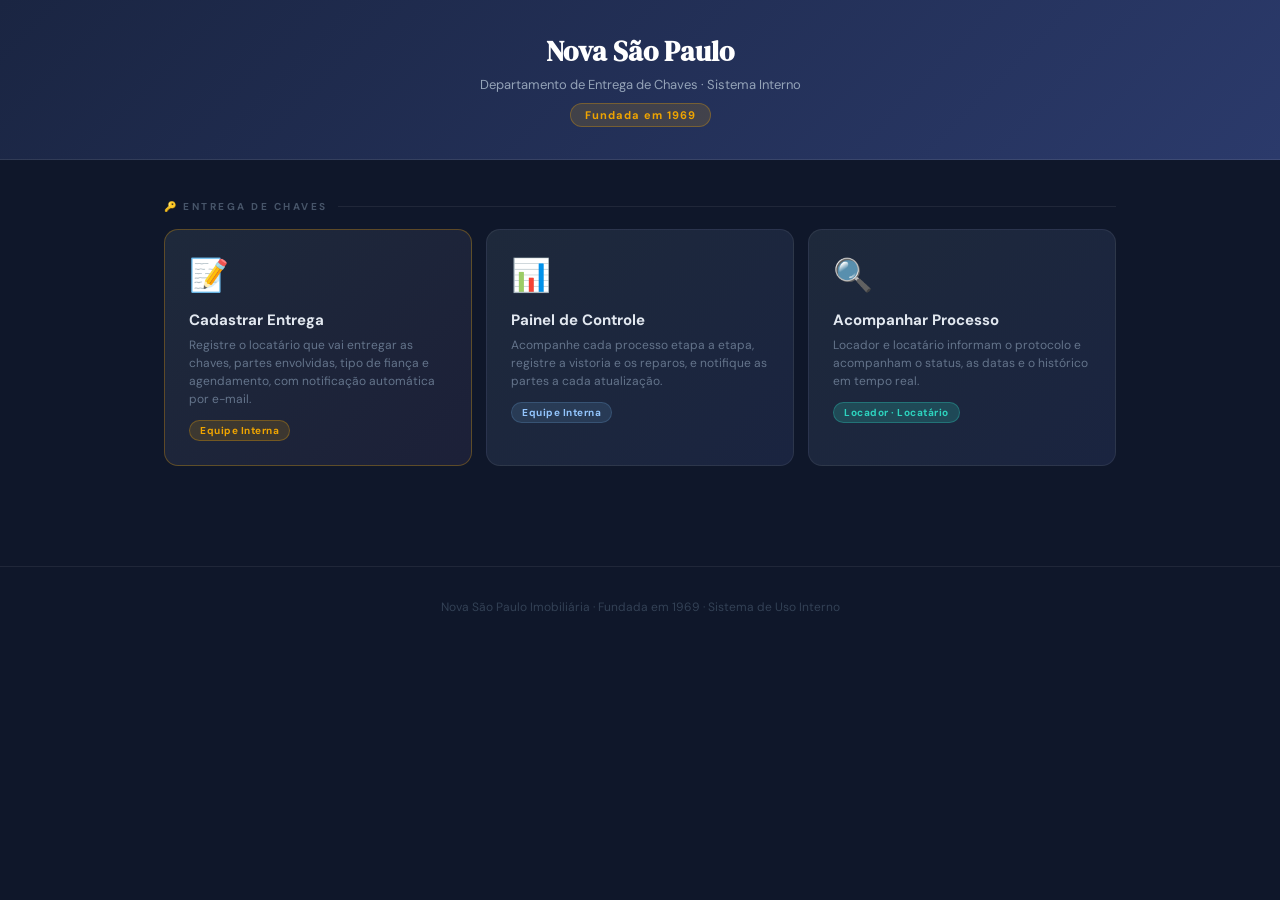
<file: portal/entregaapp/index.html>
<!DOCTYPE html>
<html lang="pt-BR">
<head>
<meta charset="UTF-8">
<meta name="viewport" content="width=device-width, initial-scale=1.0">
<title>Entrega de Chaves — Nova São Paulo</title>
<link href="https://fonts.googleapis.com/css2?family=DM+Serif+Display&family=DM+Sans:wght@300;400;500;600;700&display=swap" rel="stylesheet">
<style>
  :root{--navy:#2B3A6B;--dark:#1A2542;--light:#D6E4F0;--steel:#5B8DB8;--amber:#F0A500;--green:#1A7A4A;--gray:#64748b}
  *{box-sizing:border-box;margin:0;padding:0}
  body{font-family:'DM Sans',sans-serif;background:#0f172a;min-height:100vh;color:#e2e8f0}
  .header{background:linear-gradient(135deg,#1A2542,#2B3A6B);padding:32px;text-align:center;border-bottom:1px solid rgba(255,255,255,0.1)}
  .header h1{font-family:'DM Serif Display',serif;font-size:28px;color:#fff;margin-bottom:6px}
  .header p{font-size:13px;color:#94a3b8}
  .header .since{display:inline-block;background:rgba(240,165,0,0.15);border:1px solid rgba(240,165,0,0.3);color:var(--amber);font-size:11px;font-weight:700;padding:4px 14px;border-radius:20px;margin-top:10px;letter-spacing:1px}
  .main{padding:40px 24px;max-width:1000px;margin:0 auto}
  .section-title{font-size:10px;font-weight:700;letter-spacing:2.5px;text-transform:uppercase;color:#475569;margin-bottom:16px;display:flex;align-items:center;gap:10px}
  .section-title::after{content:'';flex:1;height:1px;background:rgba(255,255,255,0.07)}
  .grid{display:grid;grid-template-columns:repeat(3,1fr);gap:14px;margin-bottom:40px}
  .card{background:linear-gradient(135deg,#1e293b,#1a2440);border:1px solid rgba(255,255,255,0.07);border-radius:14px;padding:24px;cursor:pointer;transition:all 0.25s;text-decoration:none;display:block;position:relative;overflow:hidden}
  .card:hover{transform:translateY(-3px);box-shadow:0 12px 32px rgba(0,0,0,0.3);border-color:rgba(255,255,255,0.15)}
  .card.destaque{border-color:rgba(240,165,0,0.3);background:linear-gradient(135deg,#1e293b,#1c2038)}
  .card-ico{font-size:32px;margin-bottom:14px}
  .card-title{font-size:15px;font-weight:700;color:#e2e8f0;margin-bottom:6px}
  .card-desc{font-size:12px;color:#64748b;line-height:1.5}
  .card-tag{display:inline-block;font-size:10px;font-weight:700;padding:3px 10px;border-radius:20px;margin-top:12px;letter-spacing:0.5px}
  .tag-amber{background:rgba(240,165,0,0.15);color:var(--amber);border:1px solid rgba(240,165,0,0.3)}
  .tag-blue{background:rgba(91,141,184,0.2);color:#93c5fd;border:1px solid rgba(91,141,184,0.3)}
  .tag-teal{background:rgba(45,212,191,0.2);color:#2dd4bf;border:1px solid rgba(45,212,191,0.3)}
  .footer{text-align:center;padding:32px;border-top:1px solid rgba(255,255,255,0.07);margin-top:20px}
  .footer p{font-size:12px;color:#334155}
  @media(max-width:700px){.grid{grid-template-columns:1fr 1fr}}
  @media(max-width:480px){.grid{grid-template-columns:1fr}}
</style>
</head>
<body>
<div class="header">
  <h1>Nova São Paulo</h1>
  <p>Departamento de Entrega de Chaves · Sistema Interno</p>
  <div class="since">Fundada em 1969</div>
</div>
<div class="main">
  <div class="section-title">🔑 Entrega de Chaves</div>
  <div class="grid">
    <a class="card destaque" href="cadastro.html">
      <div class="card-ico">📝</div>
      <div class="card-title">Cadastrar Entrega</div>
      <div class="card-desc">Registre o locatário que vai entregar as chaves, partes envolvidas, tipo de fiança e agendamento, com notificação automática por e-mail.</div>
      <div class="card-tag tag-amber">Equipe Interna</div>
    </a>
    <a class="card" href="painel.html">
      <div class="card-ico">📊</div>
      <div class="card-title">Painel de Controle</div>
      <div class="card-desc">Acompanhe cada processo etapa a etapa, registre a vistoria e os reparos, e notifique as partes a cada atualização.</div>
      <div class="card-tag tag-blue">Equipe Interna</div>
    </a>
    <a class="card" href="consulta.html">
      <div class="card-ico">🔍</div>
      <div class="card-title">Acompanhar Processo</div>
      <div class="card-desc">Locador e locatário informam o protocolo e acompanham o status, as datas e o histórico em tempo real.</div>
      <div class="card-tag tag-teal">Locador · Locatário</div>
    </a>
  </div>
</div>
<div class="footer"><p>Nova São Paulo Imobiliária · Fundada em 1969 · Sistema de Uso Interno</p></div>
</body>
</html>
</file>
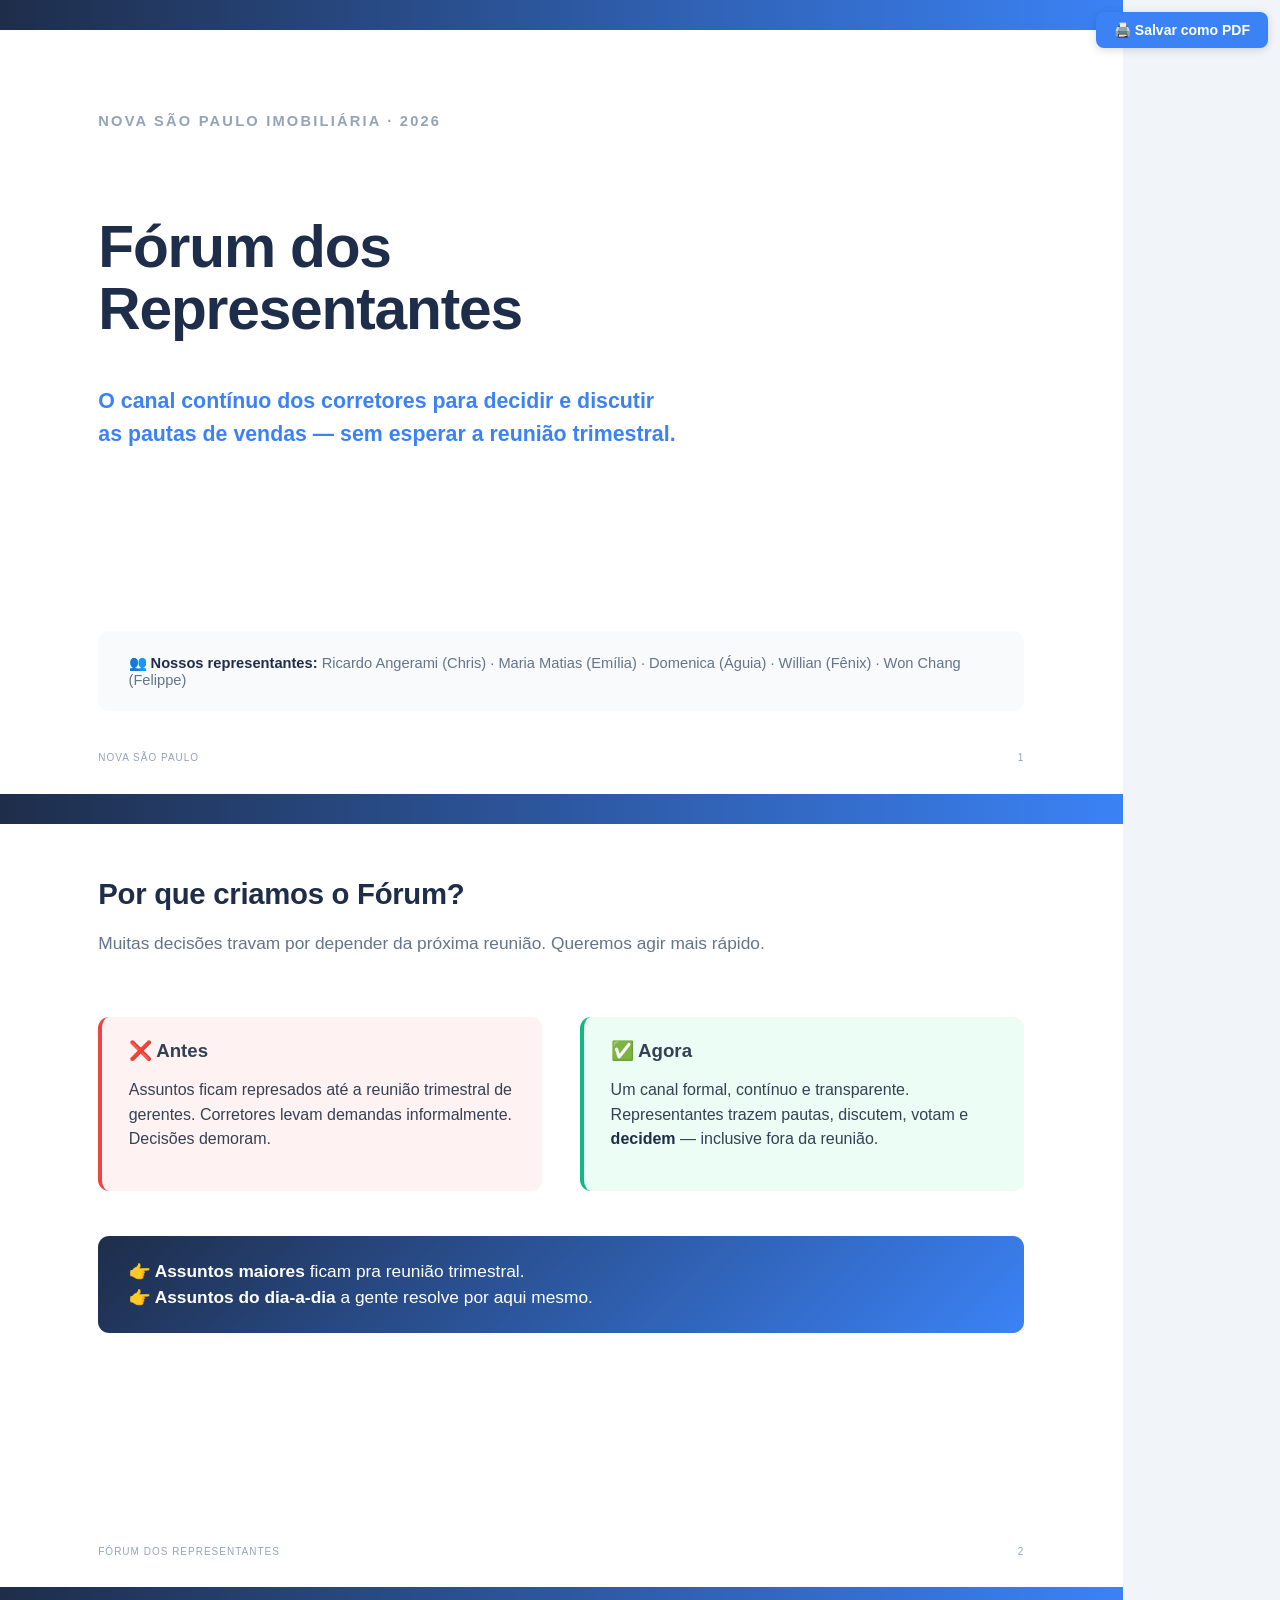
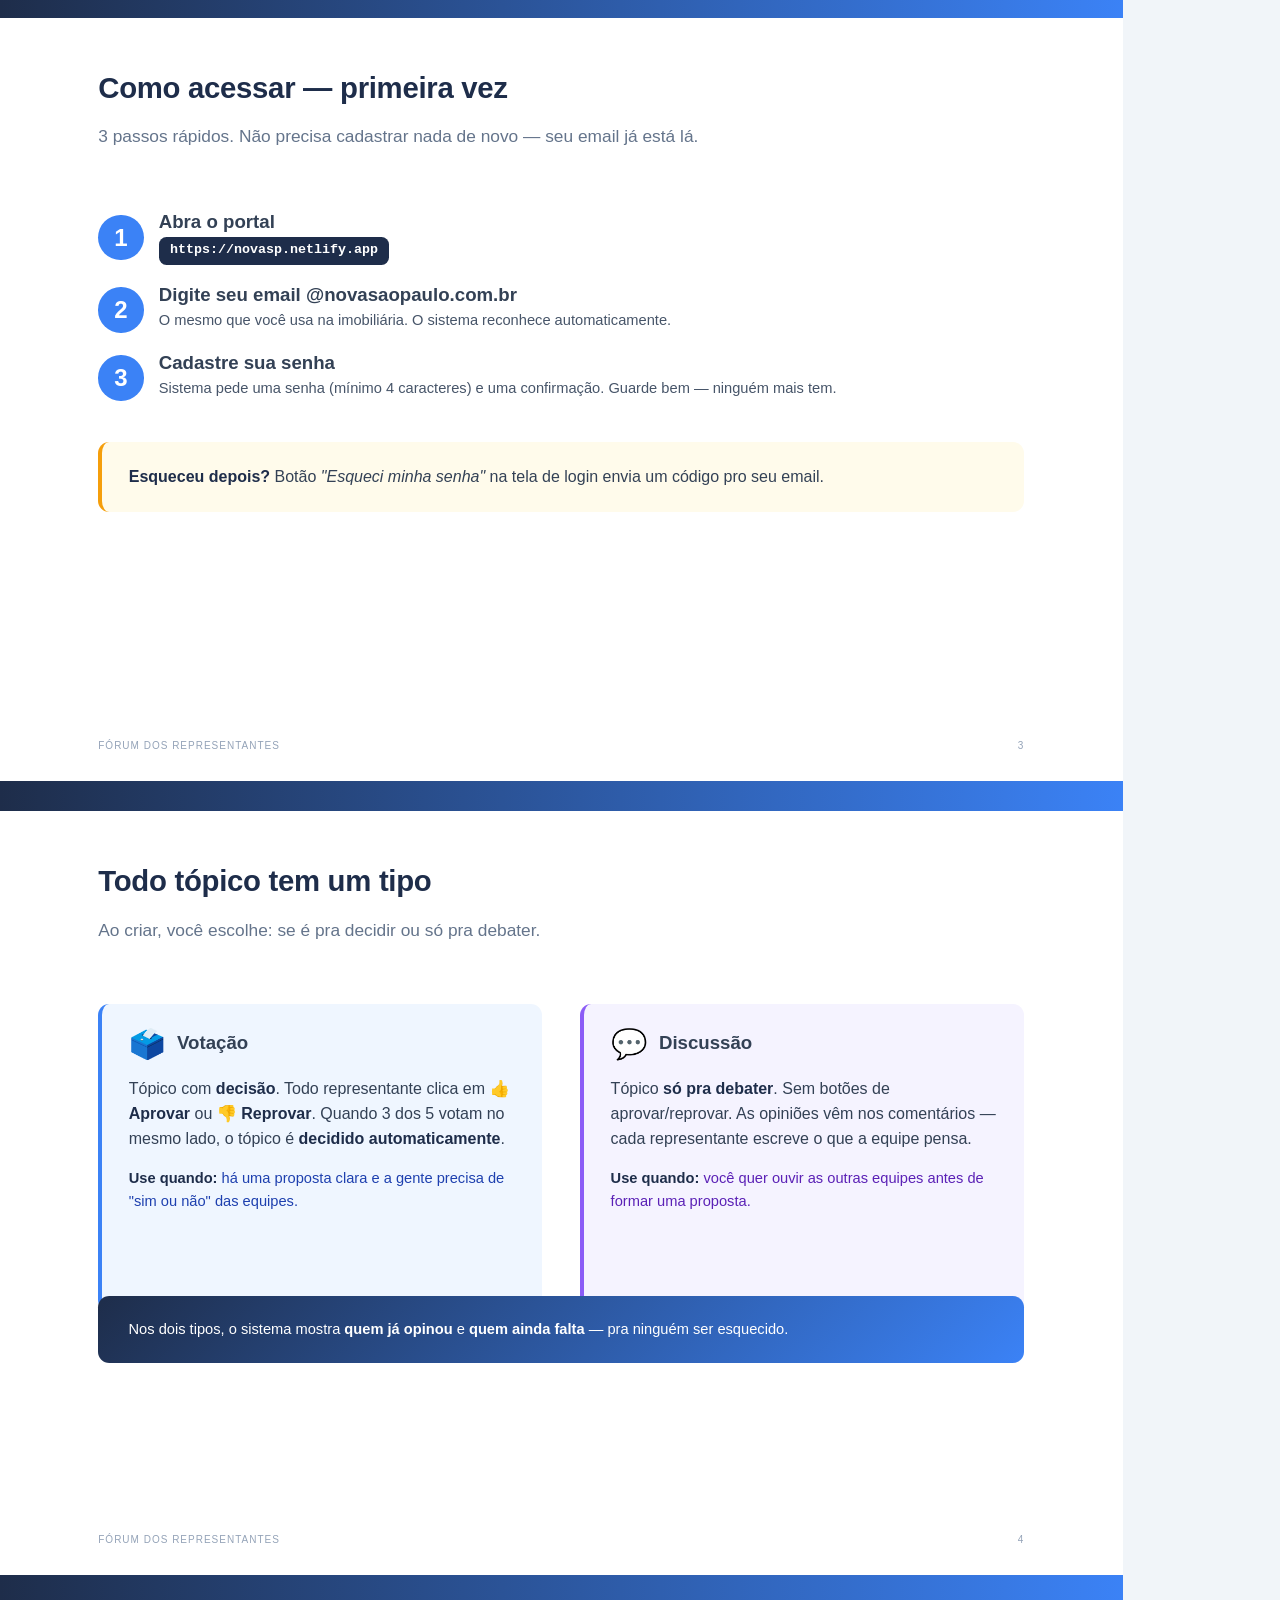
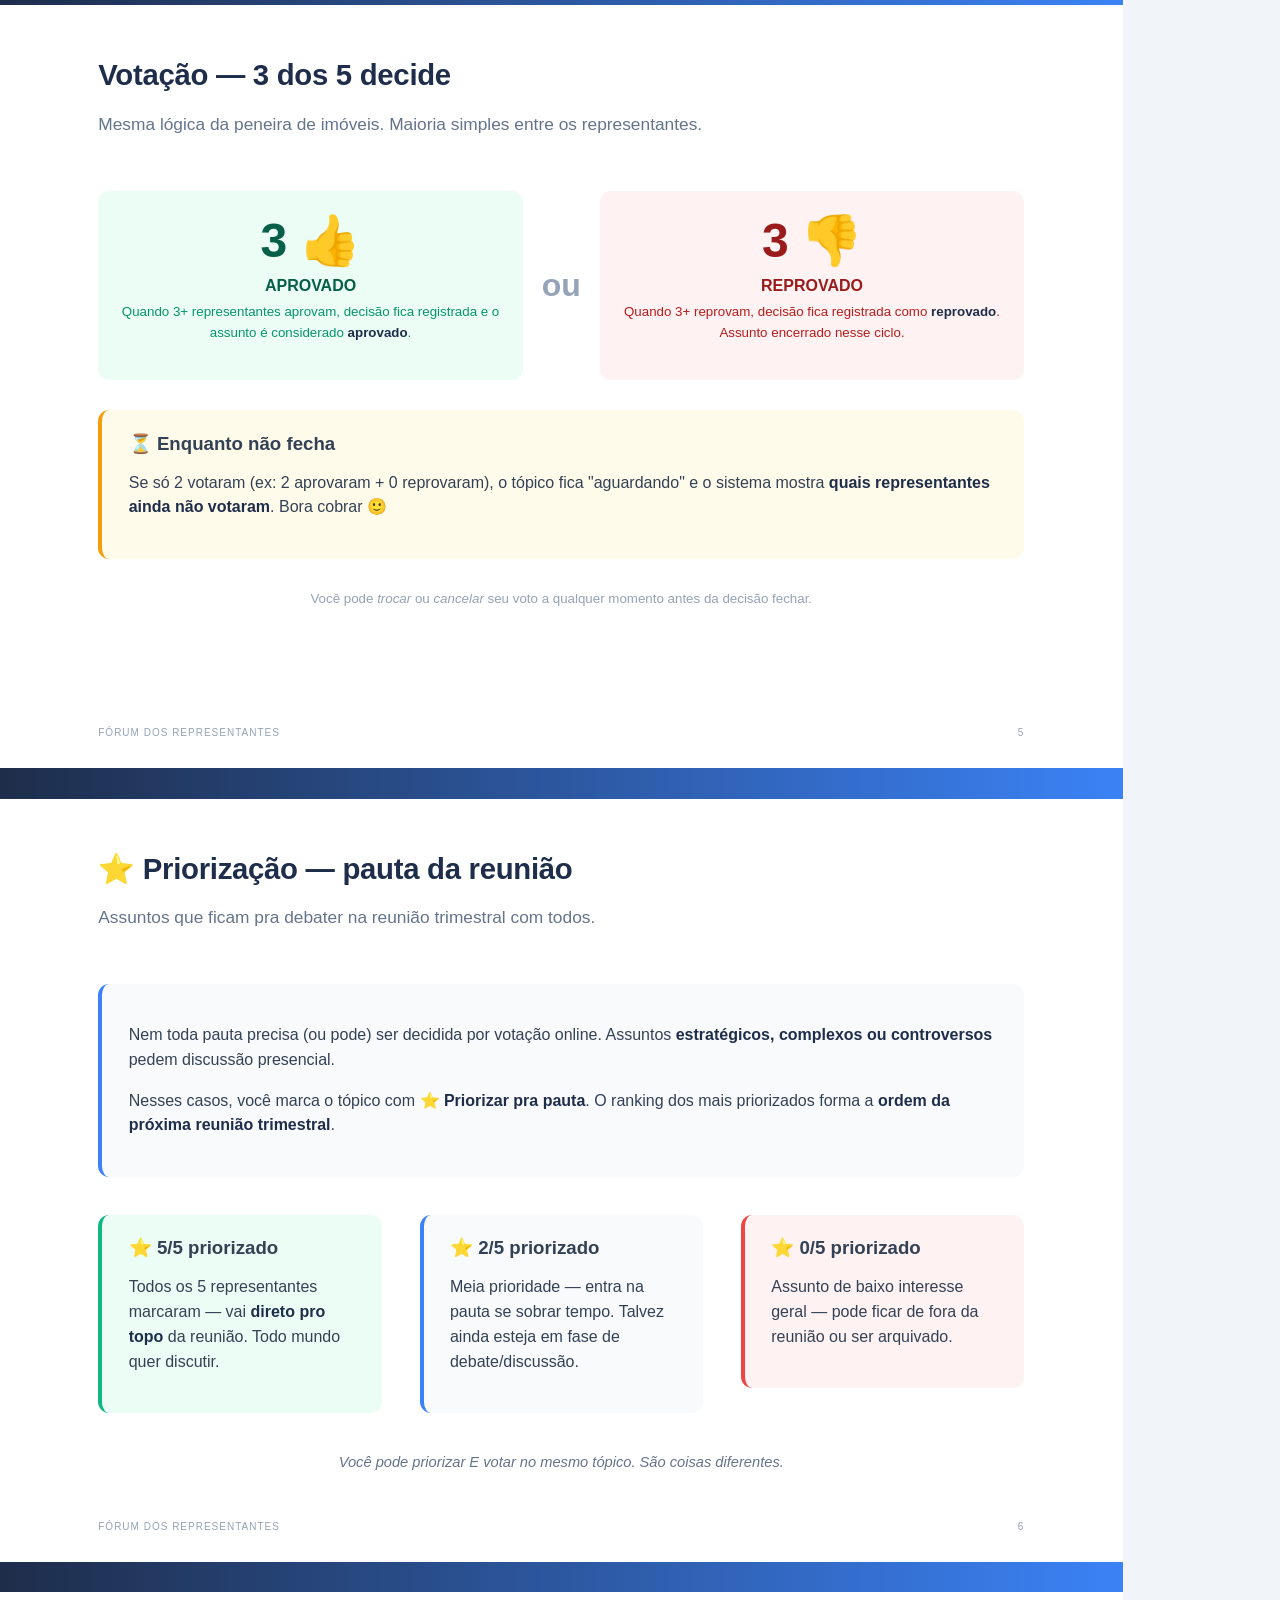
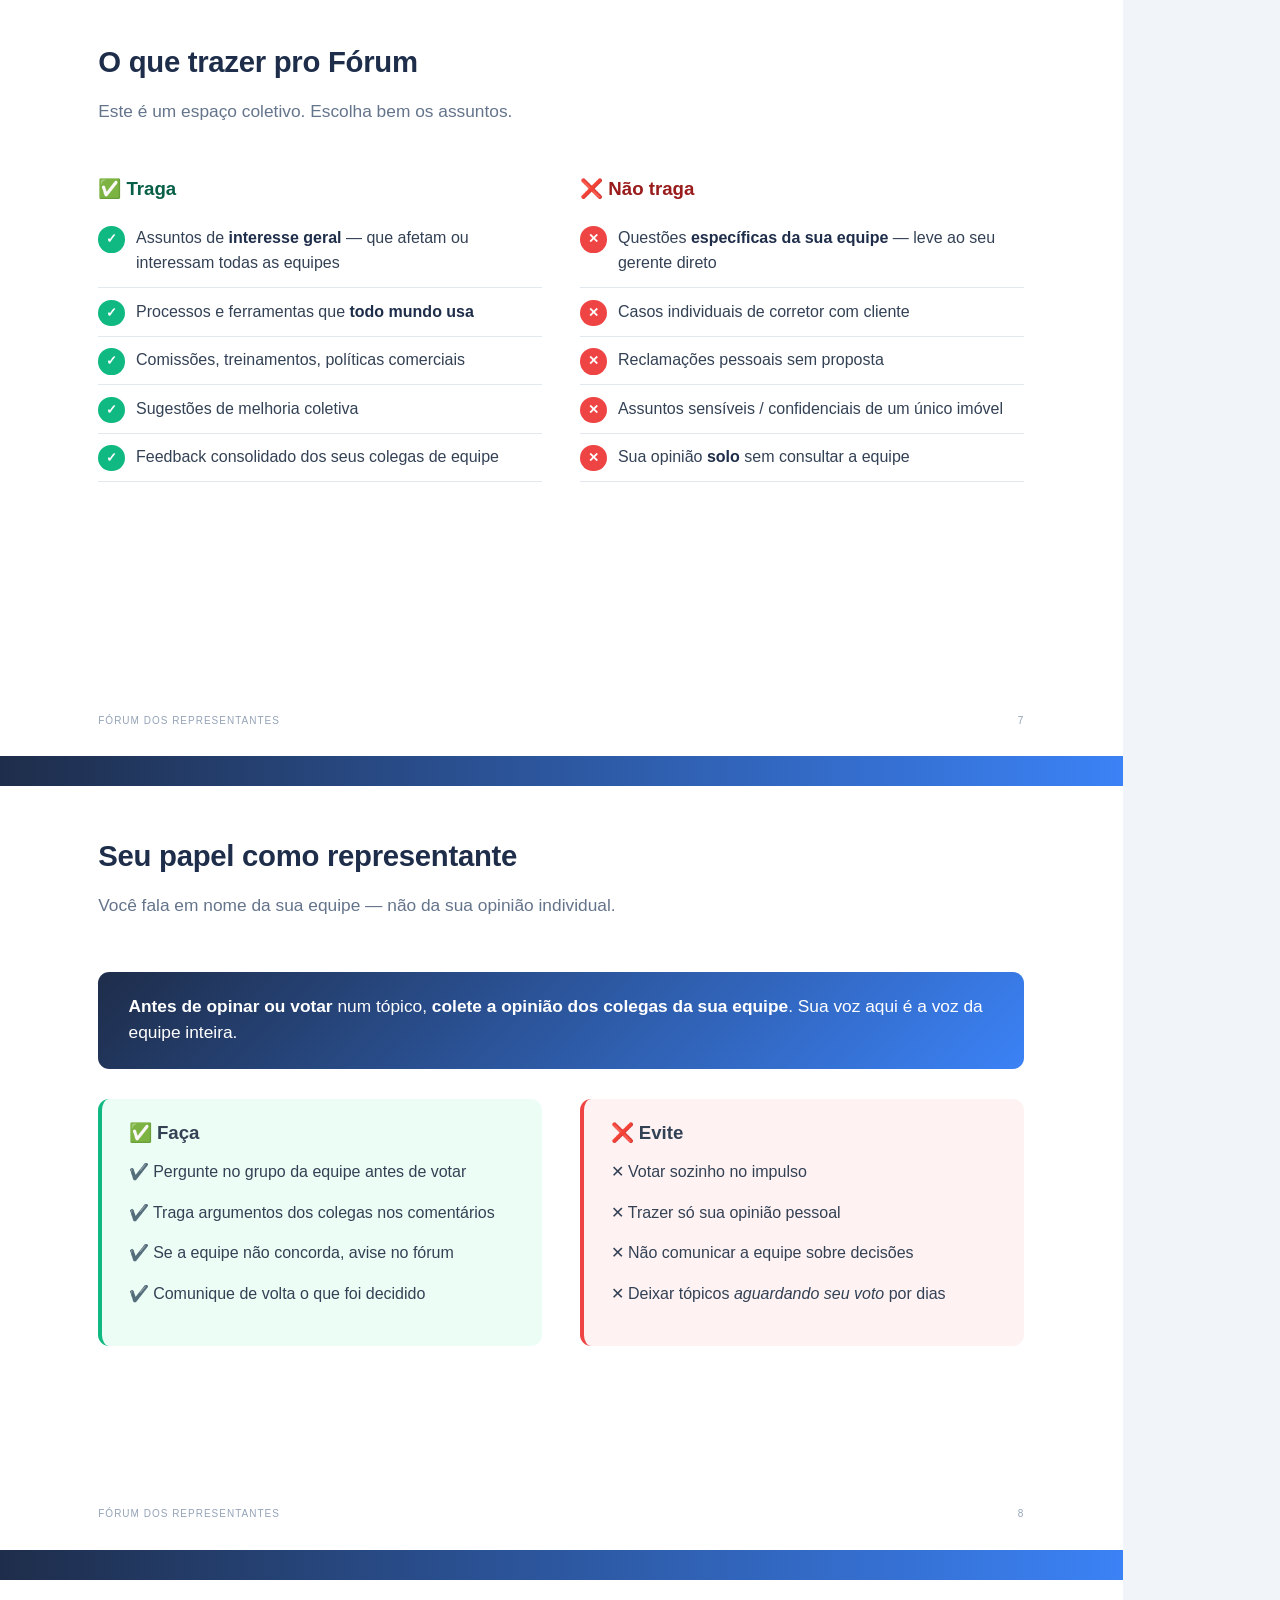
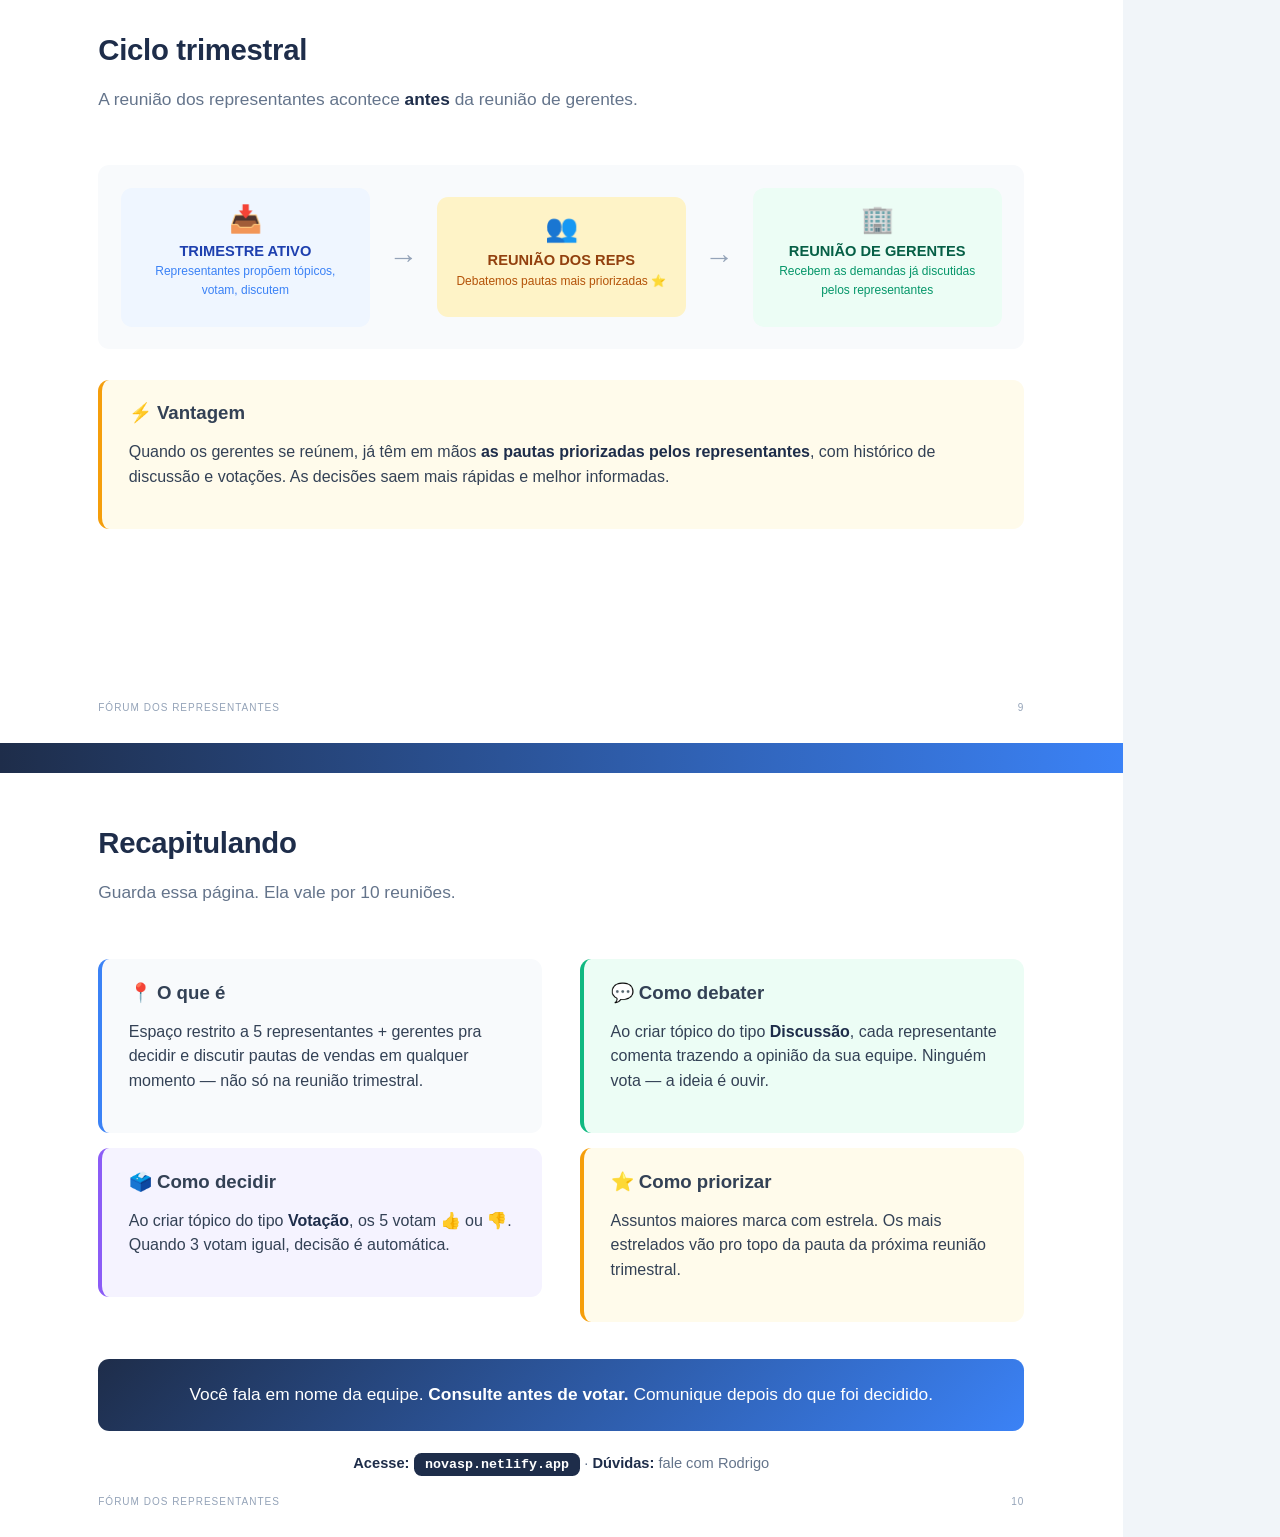
<file: portal/docs/forum-representantes-apresentacao.html>
<!DOCTYPE html>
<html lang="pt-BR">
<head>
<meta charset="UTF-8">
<title>Fórum dos Representantes — Apresentação</title>
<style>
  /* Print: A4 landscape */
  @page { size: A4 landscape; margin: 0; }
  html, body { margin: 0; padding: 0; font-family: -apple-system, "Segoe UI", Roboto, Arial, sans-serif; color: #1e293b; background: #f1f5f9; }

  .slide {
    width: 297mm; height: 210mm;
    padding: 22mm 26mm;
    box-sizing: border-box;
    page-break-after: always;
    background: #fff;
    display: flex; flex-direction: column;
    position: relative;
    overflow: hidden;
  }
  .slide:last-child { page-break-after: auto; }

  /* Barra superior */
  .slide::before {
    content: '';
    position: absolute;
    top: 0; left: 0; right: 0; height: 8mm;
    background: linear-gradient(90deg, #1E2D4A 0%, #3B82F6 100%);
  }
  .slide-num {
    position: absolute; bottom: 8mm; right: 26mm;
    font-size: 10px; color: #94a3b8; letter-spacing: .1em; text-transform: uppercase;
  }
  .brand {
    position: absolute; bottom: 8mm; left: 26mm;
    font-size: 10px; color: #94a3b8; letter-spacing: .1em; text-transform: uppercase;
  }
  h1 { font-size: 32pt; font-weight: 800; margin: 0 0 6mm 0; color: #1E2D4A; letter-spacing: -0.02em; }
  h1.hero { font-size: 44pt; line-height: 1.05; margin-top: 15mm; }
  h2 { font-size: 22pt; font-weight: 700; margin: 0 0 8mm 0; color: #1E2D4A; letter-spacing: -0.01em; }
  h3 { font-size: 14pt; font-weight: 700; margin: 0 0 4mm 0; color: #334155; }
  p, li { font-size: 12pt; line-height: 1.55; color: #334155; }
  strong { color: #1E2D4A; }
  .sub { font-size: 13pt; color: #64748b; margin-top: -3mm; margin-bottom: 8mm; }
  .cols { display: flex; gap: 10mm; margin-top: 4mm; }
  .col { flex: 1; }
  .card {
    padding: 6mm 7mm;
    background: #f8fafc;
    border-left: 4px solid #3B82F6;
    border-radius: 3mm;
    margin-bottom: 4mm;
  }
  .card.green { border-left-color: #10b981; background: #ecfdf5; }
  .card.red   { border-left-color: #ef4444; background: #fef2f2; }
  .card.amber { border-left-color: #f59e0b; background: #fffbeb; }
  .card.purple{ border-left-color: #8b5cf6; background: #f5f3ff; }
  .kbd {
    display: inline-block;
    padding: 1mm 3mm;
    background: #1E2D4A; color: #fff;
    border-radius: 2mm;
    font-family: monospace;
    font-size: 10pt;
    font-weight: 600;
  }
  .emoji { font-size: 22pt; margin-right: 3mm; vertical-align: middle; }
  .big-num {
    display: inline-block;
    width: 12mm; height: 12mm;
    background: #3B82F6; color: #fff;
    border-radius: 50%;
    text-align: center; line-height: 12mm;
    font-size: 18pt; font-weight: 800;
    margin-right: 4mm; vertical-align: middle;
  }
  .step { display: flex; align-items: flex-start; margin-bottom: 5mm; }
  .step .big-num { flex: 0 0 12mm; margin-top: 1mm; }
  .step .txt { flex: 1; }
  .step .txt h3 { margin-bottom: 1mm; }
  .step .txt p { margin: 0; font-size: 11pt; color: #475569; }

  .quote {
    padding: 6mm 8mm;
    background: linear-gradient(135deg, #1E2D4A 0%, #3B82F6 100%);
    color: #fff;
    border-radius: 3mm;
    font-size: 13pt;
    line-height: 1.5;
    margin-top: 4mm;
  }
  .quote strong { color: #fff; }
  .checklist {
    list-style: none; padding: 0; margin: 4mm 0 0 0;
  }
  .checklist li {
    padding: 3mm 0 3mm 10mm;
    position: relative;
    border-bottom: 1px solid #e2e8f0;
  }
  .checklist li::before {
    content: '✓';
    position: absolute; left: 0; top: 3mm;
    width: 7mm; height: 7mm;
    background: #10b981; color: #fff;
    border-radius: 50%;
    text-align: center; line-height: 7mm;
    font-size: 10pt; font-weight: 700;
  }
  .badlist li::before { content: '✕'; background: #ef4444; }

  /* Botão imprimir na tela — some no PDF */
  .btn-print {
    position: fixed;
    top: 12px; right: 12px;
    background: #3B82F6; color: #fff;
    border: none; padding: 10px 18px;
    border-radius: 8px; font-size: 14px; font-weight: 600;
    cursor: pointer; box-shadow: 0 2px 8px rgba(0,0,0,.15);
    z-index: 999;
  }
  @media print { .btn-print { display: none; } }
</style>
</head>
<body>

<button class="btn-print" onclick="window.print()">🖨️ Salvar como PDF</button>

<!-- 1. CAPA -->
<section class="slide">
  <div style="font-size:11pt;color:#94a3b8;text-transform:uppercase;letter-spacing:.15em;font-weight:700;margin-bottom:8mm;margin-top:8mm">Nova São Paulo Imobiliária · 2026</div>
  <h1 class="hero">Fórum dos<br>Representantes</h1>
  <p class="sub" style="font-size:16pt;color:#3B82F6;font-weight:600;margin-top:6mm">O canal contínuo dos corretores para decidir e discutir<br>as pautas de vendas — sem esperar a reunião trimestral.</p>
  <div style="margin-top:auto;padding:6mm 8mm;background:#f8fafc;border-radius:3mm;font-size:11pt;color:#64748b">
    <strong style="color:#1E2D4A">👥 Nossos representantes:</strong>
    Ricardo Angerami (Chris) · Maria Matias (Emília) · Domenica (Águia) · Willian (Fênix) · Won Chang (Felippe)
  </div>
  <span class="brand">Nova São Paulo</span>
  <span class="slide-num">1</span>
</section>

<!-- 2. POR QUE CRIAMOS -->
<section class="slide">
  <h2>Por que criamos o Fórum?</h2>
  <p class="sub">Muitas decisões travam por depender da próxima reunião. Queremos agir mais rápido.</p>

  <div class="cols" style="margin-top:8mm">
    <div class="col">
      <div class="card red">
        <h3>❌ Antes</h3>
        <p>Assuntos ficam represados até a reunião trimestral de gerentes. Corretores levam demandas informalmente. Decisões demoram.</p>
      </div>
    </div>
    <div class="col">
      <div class="card green">
        <h3>✅ Agora</h3>
        <p>Um canal formal, contínuo e transparente. Representantes trazem pautas, discutem, votam e <strong>decidem</strong> — inclusive fora da reunião.</p>
      </div>
    </div>
  </div>

  <div class="quote" style="margin-top:8mm">
    <strong>👉 Assuntos maiores</strong> ficam pra reunião trimestral.<br>
    <strong>👉 Assuntos do dia-a-dia</strong> a gente resolve por aqui mesmo.
  </div>

  <span class="brand">Fórum dos Representantes</span>
  <span class="slide-num">2</span>
</section>

<!-- 3. COMO ACESSAR -->
<section class="slide">
  <h2>Como acessar — primeira vez</h2>
  <p class="sub">3 passos rápidos. Não precisa cadastrar nada de novo — seu email já está lá.</p>

  <div class="step" style="margin-top:8mm">
    <span class="big-num">1</span>
    <div class="txt">
      <h3>Abra o portal</h3>
      <p><span class="kbd">https://novasp.netlify.app</span></p>
    </div>
  </div>

  <div class="step">
    <span class="big-num">2</span>
    <div class="txt">
      <h3>Digite seu email @novasaopaulo.com.br</h3>
      <p>O mesmo que você usa na imobiliária. O sistema reconhece automaticamente.</p>
    </div>
  </div>

  <div class="step">
    <span class="big-num">3</span>
    <div class="txt">
      <h3>Cadastre sua senha</h3>
      <p>Sistema pede uma senha (mínimo 4 caracteres) e uma confirmação. Guarde bem — ninguém mais tem.</p>
    </div>
  </div>

  <div class="card amber" style="margin-top:6mm">
    <p style="margin:0"><strong>Esqueceu depois?</strong> Botão <em>"Esqueci minha senha"</em> na tela de login envia um código pro seu email.</p>
  </div>

  <span class="brand">Fórum dos Representantes</span>
  <span class="slide-num">3</span>
</section>

<!-- 4. TIPOS DE TÓPICO -->
<section class="slide">
  <h2>Todo tópico tem um tipo</h2>
  <p class="sub">Ao criar, você escolhe: se é pra decidir ou só pra debater.</p>

  <div class="cols" style="margin-top:8mm">
    <div class="col">
      <div class="card" style="border-left-color:#3B82F6;background:#eff6ff;height:100%">
        <h3><span class="emoji">🗳️</span>Votação</h3>
        <p>Tópico com <strong>decisão</strong>. Todo representante clica em <strong>👍 Aprovar</strong> ou <strong>👎 Reprovar</strong>. Quando 3 dos 5 votam no mesmo lado, o tópico é <strong>decidido automaticamente</strong>.</p>
        <p style="margin-top:3mm;color:#1e40af;font-size:11pt"><strong>Use quando:</strong> há uma proposta clara e a gente precisa de "sim ou não" das equipes.</p>
      </div>
    </div>
    <div class="col">
      <div class="card purple" style="height:100%">
        <h3><span class="emoji">💬</span>Discussão</h3>
        <p>Tópico <strong>só pra debater</strong>. Sem botões de aprovar/reprovar. As opiniões vêm nos comentários — cada representante escreve o que a equipe pensa.</p>
        <p style="margin-top:3mm;color:#5b21b6;font-size:11pt"><strong>Use quando:</strong> você quer ouvir as outras equipes antes de formar uma proposta.</p>
      </div>
    </div>
  </div>

  <div class="quote" style="margin-top:8mm;font-size:11pt">
    Nos dois tipos, o sistema mostra <strong>quem já opinou</strong> e <strong>quem ainda falta</strong> — pra ninguém ser esquecido.
  </div>

  <span class="brand">Fórum dos Representantes</span>
  <span class="slide-num">4</span>
</section>

<!-- 5. VOTAÇÃO — COMO DECIDE -->
<section class="slide">
  <h2>Votação — 3 dos 5 decide</h2>
  <p class="sub">Mesma lógica da peneira de imóveis. Maioria simples entre os representantes.</p>

  <div style="margin-top:6mm;display:flex;gap:5mm;justify-content:center;align-items:center">
    <div style="text-align:center;padding:6mm;background:#ecfdf5;border-radius:3mm;flex:1">
      <div style="font-size:36pt;font-weight:800;color:#065f46">3 👍</div>
      <div style="font-size:12pt;color:#065f46;font-weight:700;margin-top:2mm">APROVADO</div>
      <p style="font-size:10pt;color:#059669;margin-top:2mm">Quando 3+ representantes aprovam, decisão fica registrada e o assunto é considerado <strong>aprovado</strong>.</p>
    </div>
    <div style="font-size:24pt;color:#94a3b8;font-weight:800">ou</div>
    <div style="text-align:center;padding:6mm;background:#fef2f2;border-radius:3mm;flex:1">
      <div style="font-size:36pt;font-weight:800;color:#991b1b">3 👎</div>
      <div style="font-size:12pt;color:#991b1b;font-weight:700;margin-top:2mm">REPROVADO</div>
      <p style="font-size:10pt;color:#b91c1c;margin-top:2mm">Quando 3+ reprovam, decisão fica registrada como <strong>reprovado</strong>. Assunto encerrado nesse ciclo.</p>
    </div>
  </div>

  <div class="card amber" style="margin-top:8mm">
    <h3>⏳ Enquanto não fecha</h3>
    <p>Se só 2 votaram (ex: 2 aprovaram + 0 reprovaram), o tópico fica "aguardando" e o sistema mostra <strong>quais representantes ainda não votaram</strong>. Bora cobrar 🙂</p>
  </div>

  <p style="text-align:center;font-size:10pt;color:#94a3b8;margin-top:4mm">Você pode <em>trocar</em> ou <em>cancelar</em> seu voto a qualquer momento antes da decisão fechar.</p>

  <span class="brand">Fórum dos Representantes</span>
  <span class="slide-num">5</span>
</section>

<!-- 6. PRIORIZAÇÃO PRA REUNIÃO -->
<section class="slide">
  <h2>⭐ Priorização — pauta da reunião</h2>
  <p class="sub">Assuntos que ficam pra debater na reunião trimestral com todos.</p>

  <div class="card" style="margin-top:6mm">
    <p>Nem toda pauta precisa (ou pode) ser decidida por votação online. Assuntos <strong>estratégicos, complexos ou controversos</strong> pedem discussão presencial.</p>
    <p style="margin-top:3mm">Nesses casos, você marca o tópico com <strong>⭐ Priorizar pra pauta</strong>. O ranking dos mais priorizados forma a <strong>ordem da próxima reunião trimestral</strong>.</p>
  </div>

  <div class="cols" style="margin-top:6mm">
    <div class="col">
      <div class="card green">
        <h3>⭐ 5/5 priorizado</h3>
        <p>Todos os 5 representantes marcaram — vai <strong>direto pro topo</strong> da reunião. Todo mundo quer discutir.</p>
      </div>
    </div>
    <div class="col">
      <div class="card">
        <h3>⭐ 2/5 priorizado</h3>
        <p>Meia prioridade — entra na pauta se sobrar tempo. Talvez ainda esteja em fase de debate/discussão.</p>
      </div>
    </div>
    <div class="col">
      <div class="card red">
        <h3>⭐ 0/5 priorizado</h3>
        <p>Assunto de baixo interesse geral — pode ficar de fora da reunião ou ser arquivado.</p>
      </div>
    </div>
  </div>

  <p style="text-align:center;font-size:11pt;color:#64748b;margin-top:6mm"><em>Você pode priorizar E votar no mesmo tópico. São coisas diferentes.</em></p>

  <span class="brand">Fórum dos Representantes</span>
  <span class="slide-num">6</span>
</section>

<!-- 7. O QUE TRAZER / O QUE NÃO TRAZER -->
<section class="slide">
  <h2>O que trazer pro Fórum</h2>
  <p class="sub">Este é um espaço coletivo. Escolha bem os assuntos.</p>

  <div class="cols" style="margin-top:6mm">
    <div class="col">
      <h3 style="color:#065f46">✅ Traga</h3>
      <ul class="checklist">
        <li>Assuntos de <strong>interesse geral</strong> — que afetam ou interessam todas as equipes</li>
        <li>Processos e ferramentas que <strong>todo mundo usa</strong></li>
        <li>Comissões, treinamentos, políticas comerciais</li>
        <li>Sugestões de melhoria coletiva</li>
        <li>Feedback consolidado dos seus colegas de equipe</li>
      </ul>
    </div>
    <div class="col">
      <h3 style="color:#991b1b">❌ Não traga</h3>
      <ul class="checklist badlist">
        <li>Questões <strong>específicas da sua equipe</strong> — leve ao seu gerente direto</li>
        <li>Casos individuais de corretor com cliente</li>
        <li>Reclamações pessoais sem proposta</li>
        <li>Assuntos sensíveis / confidenciais de um único imóvel</li>
        <li>Sua opinião <strong>solo</strong> sem consultar a equipe</li>
      </ul>
    </div>
  </div>

  <span class="brand">Fórum dos Representantes</span>
  <span class="slide-num">7</span>
</section>

<!-- 8. PAPEL DO REPRESENTANTE -->
<section class="slide">
  <h2>Seu papel como representante</h2>
  <p class="sub">Você fala em nome da sua equipe — não da sua opinião individual.</p>

  <div class="quote" style="margin-top:6mm">
    <strong>Antes de opinar ou votar</strong> num tópico, <strong>colete a opinião dos colegas da sua equipe</strong>. Sua voz aqui é a voz da equipe inteira.
  </div>

  <div class="cols" style="margin-top:8mm">
    <div class="col">
      <div class="card green">
        <h3>✅ Faça</h3>
        <p style="margin-bottom:2mm">✔️ Pergunte no grupo da equipe antes de votar</p>
        <p style="margin-bottom:2mm">✔️ Traga argumentos dos colegas nos comentários</p>
        <p style="margin-bottom:2mm">✔️ Se a equipe não concorda, avise no fórum</p>
        <p>✔️ Comunique de volta o que foi decidido</p>
      </div>
    </div>
    <div class="col">
      <div class="card red">
        <h3>❌ Evite</h3>
        <p style="margin-bottom:2mm">✕ Votar sozinho no impulso</p>
        <p style="margin-bottom:2mm">✕ Trazer só sua opinião pessoal</p>
        <p style="margin-bottom:2mm">✕ Não comunicar a equipe sobre decisões</p>
        <p>✕ Deixar tópicos <em>aguardando seu voto</em> por dias</p>
      </div>
    </div>
  </div>

  <span class="brand">Fórum dos Representantes</span>
  <span class="slide-num">8</span>
</section>

<!-- 9. CICLO TRIMESTRAL -->
<section class="slide">
  <h2>Ciclo trimestral</h2>
  <p class="sub">A reunião dos representantes acontece <strong>antes</strong> da reunião de gerentes.</p>

  <div style="margin-top:6mm;padding:6mm;background:#f8fafc;border-radius:3mm">
    <div style="display:flex;align-items:center;gap:5mm">
      <div style="text-align:center;padding:4mm;background:#eff6ff;border-radius:3mm;flex:1">
        <div style="font-size:20pt">📥</div>
        <div style="font-weight:700;color:#1e40af;font-size:11pt;margin-top:2mm">TRIMESTRE ATIVO</div>
        <p style="font-size:9pt;color:#3b82f6;margin-top:1mm">Representantes propõem tópicos, votam, discutem</p>
      </div>
      <div style="font-size:22pt;color:#94a3b8">→</div>
      <div style="text-align:center;padding:4mm;background:#fef3c7;border-radius:3mm;flex:1">
        <div style="font-size:20pt">👥</div>
        <div style="font-weight:700;color:#92400e;font-size:11pt;margin-top:2mm">REUNIÃO DOS REPS</div>
        <p style="font-size:9pt;color:#b45309;margin-top:1mm">Debatemos pautas mais priorizadas ⭐</p>
      </div>
      <div style="font-size:22pt;color:#94a3b8">→</div>
      <div style="text-align:center;padding:4mm;background:#ecfdf5;border-radius:3mm;flex:1">
        <div style="font-size:20pt">🏢</div>
        <div style="font-weight:700;color:#065f46;font-size:11pt;margin-top:2mm">REUNIÃO DE GERENTES</div>
        <p style="font-size:9pt;color:#059669;margin-top:1mm">Recebem as demandas já discutidas pelos representantes</p>
      </div>
    </div>
  </div>

  <div class="card amber" style="margin-top:8mm">
    <h3>⚡ Vantagem</h3>
    <p>Quando os gerentes se reúnem, já têm em mãos <strong>as pautas priorizadas pelos representantes</strong>, com histórico de discussão e votações. As decisões saem mais rápidas e melhor informadas.</p>
  </div>

  <span class="brand">Fórum dos Representantes</span>
  <span class="slide-num">9</span>
</section>

<!-- 10. RESUMO -->
<section class="slide">
  <h2>Recapitulando</h2>
  <p class="sub">Guarda essa página. Ela vale por 10 reuniões.</p>

  <div class="cols" style="margin-top:6mm">
    <div class="col">
      <div class="card">
        <h3>📍 O que é</h3>
        <p>Espaço restrito a 5 representantes + gerentes pra decidir e discutir pautas de vendas em qualquer momento — não só na reunião trimestral.</p>
      </div>
      <div class="card purple">
        <h3>🗳️ Como decidir</h3>
        <p>Ao criar tópico do tipo <strong>Votação</strong>, os 5 votam 👍 ou 👎. Quando 3 votam igual, decisão é automática.</p>
      </div>
    </div>
    <div class="col">
      <div class="card green">
        <h3>💬 Como debater</h3>
        <p>Ao criar tópico do tipo <strong>Discussão</strong>, cada representante comenta trazendo a opinião da sua equipe. Ninguém vota — a ideia é ouvir.</p>
      </div>
      <div class="card amber">
        <h3>⭐ Como priorizar</h3>
        <p>Assuntos maiores marca com estrela. Os mais estrelados vão pro topo da pauta da próxima reunião trimestral.</p>
      </div>
    </div>
  </div>

  <div class="quote" style="margin-top:6mm;text-align:center">
    Você fala em nome da equipe. <strong>Consulte antes de votar.</strong> Comunique depois do que foi decidido.
  </div>

  <div style="text-align:center;margin-top:6mm;font-size:11pt;color:#64748b">
    <strong>Acesse:</strong> <span class="kbd">novasp.netlify.app</span> · <strong>Dúvidas:</strong> fale com Rodrigo
  </div>

  <span class="brand">Fórum dos Representantes</span>
  <span class="slide-num">10</span>
</section>

</body>
</html>
</file>
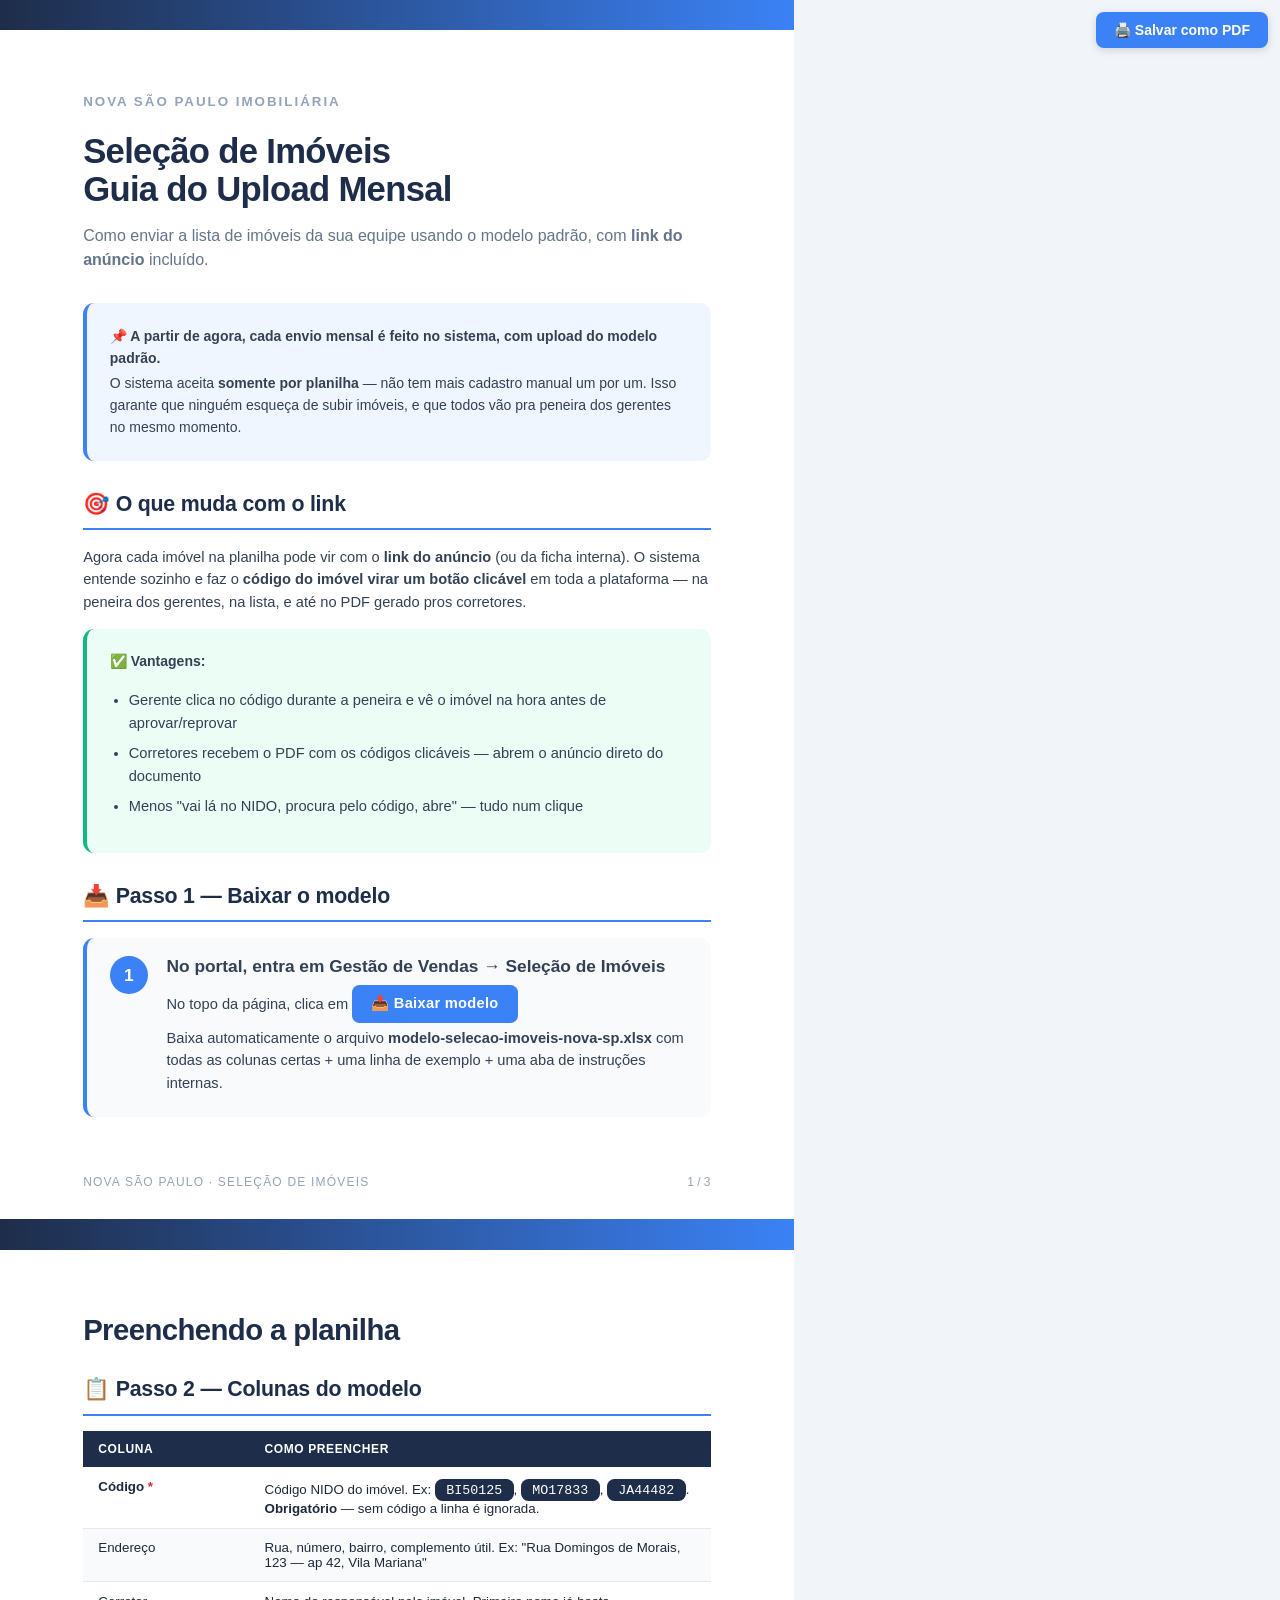
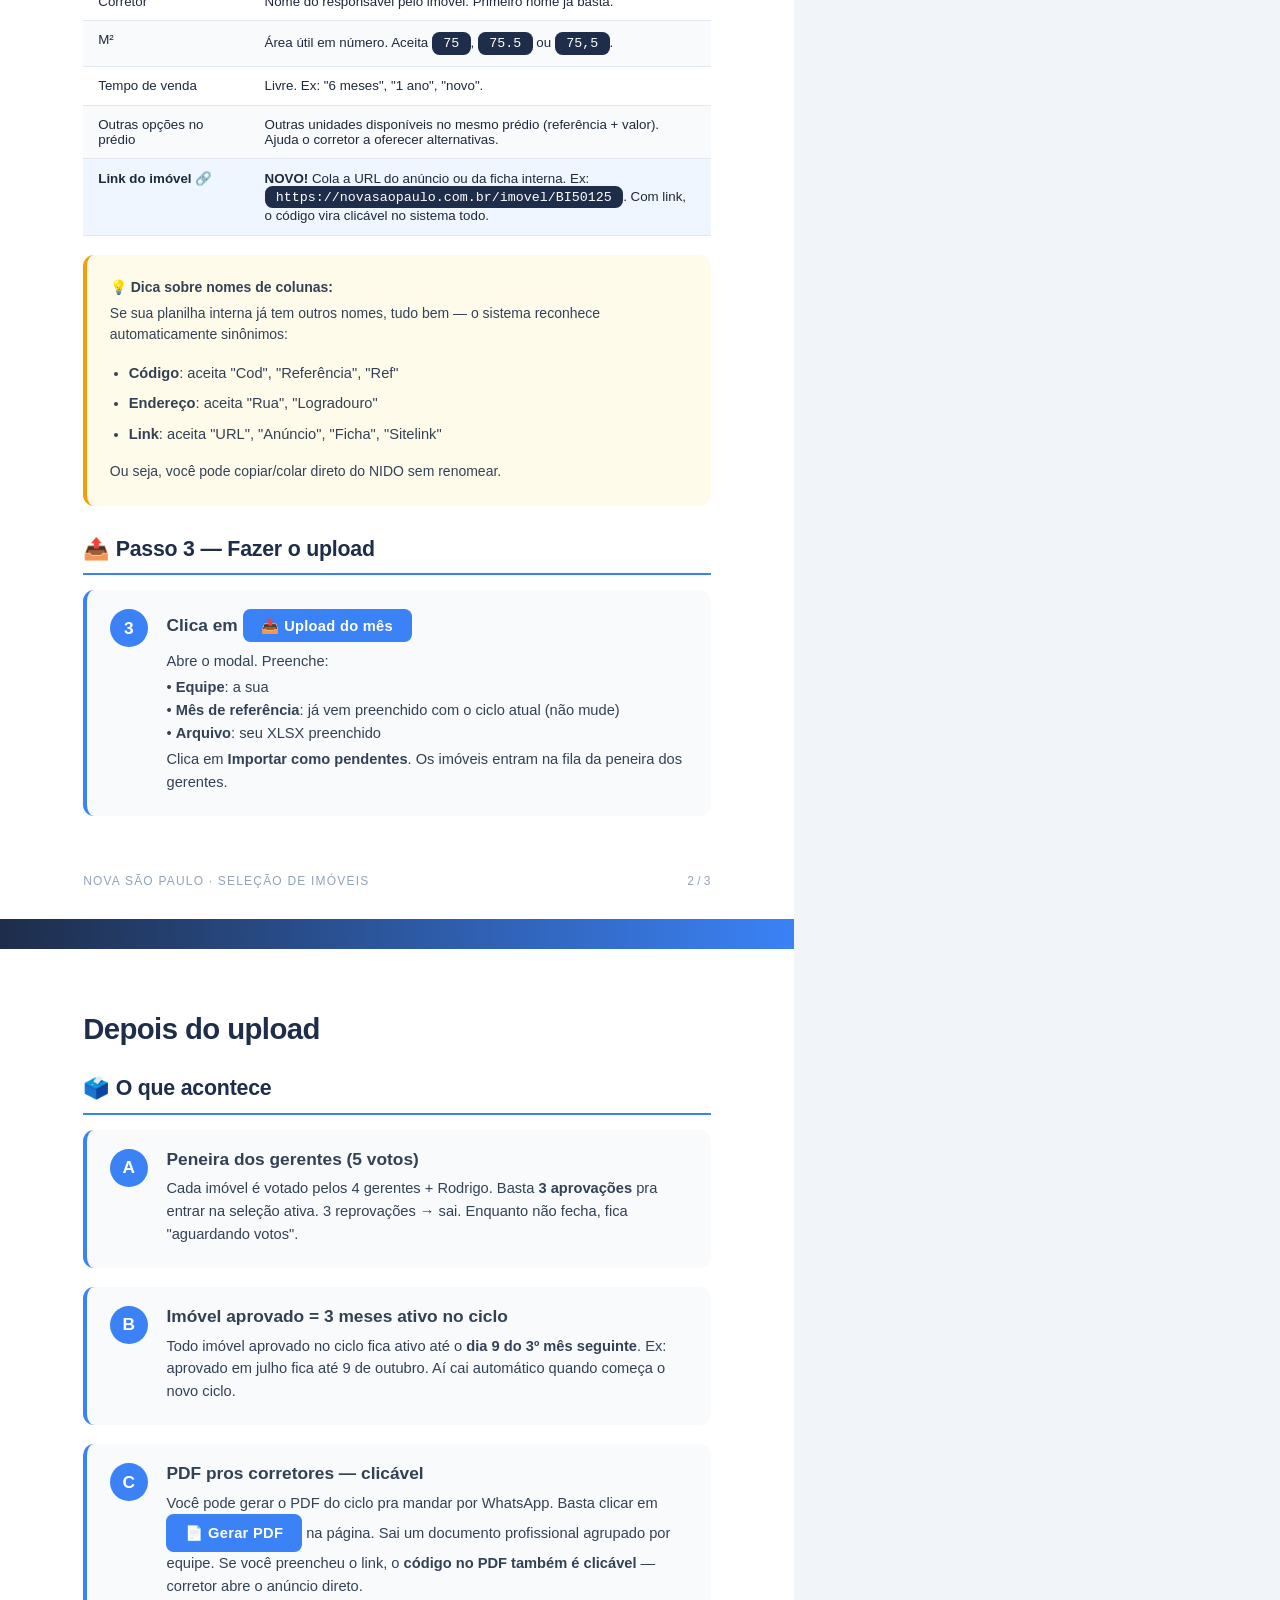
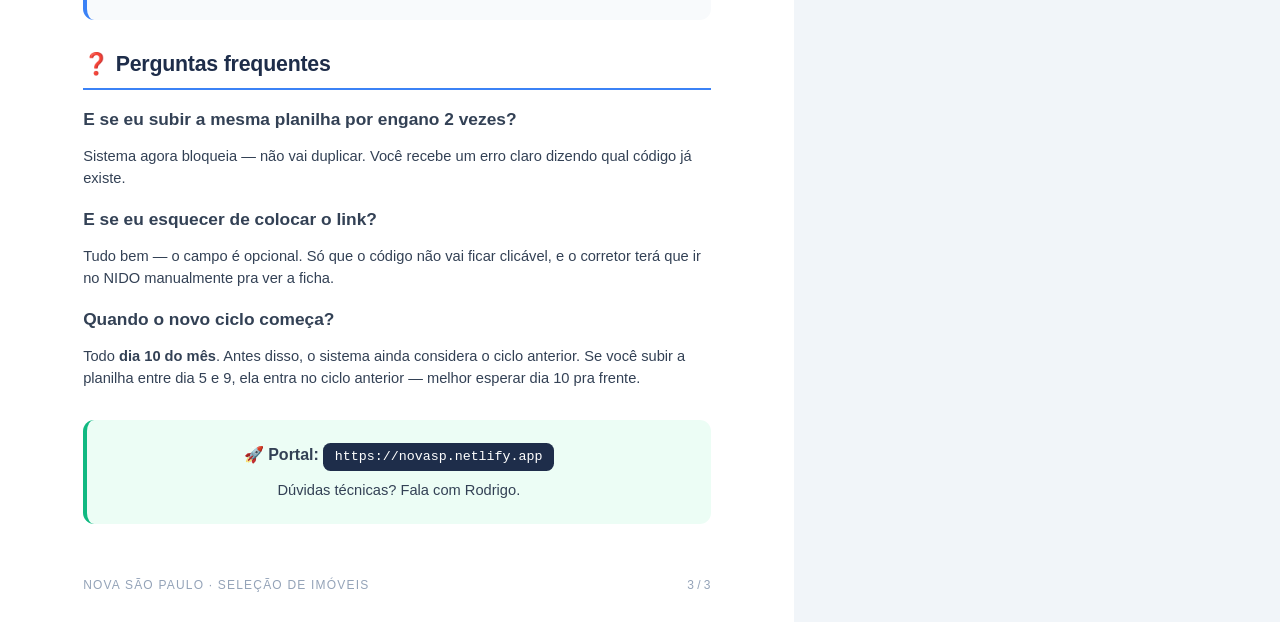
<file: portal/docs/upload-selecao-imoveis.html>
<!DOCTYPE html>
<html lang="pt-BR">
<head>
<meta charset="UTF-8">
<title>Upload de Seleção de Imóveis — Guia Rápido</title>
<style>
  @page { size: A4 portrait; margin: 0; }
  html, body { margin: 0; padding: 0; font-family: -apple-system, "Segoe UI", Roboto, Arial, sans-serif; color: #1e293b; background: #f1f5f9; }

  .page {
    width: 210mm; min-height: 297mm;
    padding: 20mm 22mm 22mm;
    box-sizing: border-box;
    background: #fff;
    position: relative;
    page-break-after: always;
    overflow: hidden;
  }
  .page:last-child { page-break-after: auto; }
  .page::before {
    content: '';
    position: absolute;
    top: 0; left: 0; right: 0; height: 8mm;
    background: linear-gradient(90deg, #1E2D4A 0%, #3B82F6 100%);
  }

  h1 { font-size: 26pt; font-weight: 800; margin: 0 0 4mm 0; color: #1E2D4A; letter-spacing: -0.02em; line-height: 1.1; }
  h2 { font-size: 16pt; font-weight: 700; margin: 8mm 0 4mm 0; color: #1E2D4A; letter-spacing: -0.01em; padding-bottom: 3mm; border-bottom: 2px solid #3B82F6; }
  h3 { font-size: 13pt; font-weight: 700; margin: 5mm 0 2mm; color: #334155; }
  p, li { font-size: 11pt; line-height: 1.55; color: #334155; }
  strong { color: #1E2D4A; }

  .sub {
    font-size: 12pt; color: #64748b; margin-top: 2mm; margin-bottom: 8mm;
  }

  .step {
    display: flex; align-items: flex-start;
    padding: 5mm 6mm;
    background: #f8fafc;
    border-left: 4px solid #3B82F6;
    border-radius: 3mm;
    margin-bottom: 5mm;
  }
  .step .num {
    width: 10mm; height: 10mm;
    background: #3B82F6; color: #fff;
    border-radius: 50%;
    display: flex; align-items: center; justify-content: center;
    font-weight: 800; font-size: 13pt;
    margin-right: 5mm; flex-shrink: 0;
  }
  .step .body h3 { margin-top: 0; }
  .step .body p { margin: 1mm 0; font-size: 11pt; }

  .btn-hl {
    display: inline-block;
    padding: 2mm 5mm;
    background: #3B82F6; color: #fff;
    border-radius: 2mm;
    font-weight: 700; font-size: 11pt;
    letter-spacing: 0.02em;
  }
  .kbd {
    display: inline-block;
    padding: 1mm 3mm;
    background: #1E2D4A; color: #fff;
    border-radius: 2mm;
    font-family: monospace;
    font-size: 10pt;
  }

  table.cols {
    width: 100%; border-collapse: collapse;
    margin: 3mm 0 5mm;
    font-size: 10pt;
  }
  table.cols th {
    background: #1E2D4A; color: #fff;
    padding: 3mm 4mm; text-align: left;
    font-size: 9pt; letter-spacing: 0.05em; text-transform: uppercase;
  }
  table.cols td {
    padding: 3mm 4mm;
    border-bottom: 1px solid #e2e8f0;
    vertical-align: top;
  }
  table.cols tr:nth-child(even) td { background: #f8fafc; }
  table.cols .req { color: #dc2626; font-weight: 700; }

  .box {
    padding: 5mm 6mm;
    border-radius: 3mm;
    margin: 4mm 0;
  }
  .box.green { background: #ecfdf5; border-left: 4px solid #10b981; }
  .box.amber { background: #fffbeb; border-left: 4px solid #f59e0b; }
  .box.blue  { background: #eff6ff; border-left: 4px solid #3B82F6; }
  .box.red   { background: #fef2f2; border-left: 4px solid #ef4444; }
  .box p { margin: 1mm 0; font-size: 10.5pt; }

  .brand {
    position: absolute; bottom: 8mm; left: 22mm;
    font-size: 9pt; color: #94a3b8; letter-spacing: 0.1em; text-transform: uppercase;
  }
  .pnum {
    position: absolute; bottom: 8mm; right: 22mm;
    font-size: 9pt; color: #94a3b8;
  }

  ul { padding-left: 5mm; }
  li { margin-bottom: 2mm; }

  .btn-print {
    position: fixed;
    top: 12px; right: 12px;
    background: #3B82F6; color: #fff;
    border: none; padding: 10px 18px;
    border-radius: 8px; font-size: 14px; font-weight: 600;
    cursor: pointer; box-shadow: 0 2px 8px rgba(0,0,0,.15);
    z-index: 999;
  }
  @media print { .btn-print { display: none; } }
</style>
</head>
<body>

<button class="btn-print" onclick="window.print()">🖨️ Salvar como PDF</button>

<!-- ═════════════════ PÁGINA 1 ═════════════════ -->
<section class="page">
  <div style="font-size:10pt;color:#94a3b8;text-transform:uppercase;letter-spacing:0.15em;font-weight:700;margin-bottom:6mm;margin-top:5mm">Nova São Paulo Imobiliária</div>
  <h1>Seleção de Imóveis<br>Guia do Upload Mensal</h1>
  <p class="sub">Como enviar a lista de imóveis da sua equipe usando o modelo padrão, com <b>link do anúncio</b> incluído.</p>

  <div class="box blue">
    <p><b>📌 A partir de agora, cada envio mensal é feito no sistema, com upload do modelo padrão.</b></p>
    <p>O sistema aceita <b>somente por planilha</b> — não tem mais cadastro manual um por um. Isso garante que ninguém esqueça de subir imóveis, e que todos vão pra peneira dos gerentes no mesmo momento.</p>
  </div>

  <h2>🎯 O que muda com o link</h2>
  <p>Agora cada imóvel na planilha pode vir com o <b>link do anúncio</b> (ou da ficha interna). O sistema entende sozinho e faz o <b>código do imóvel virar um botão clicável</b> em toda a plataforma — na peneira dos gerentes, na lista, e até no PDF gerado pros corretores.</p>

  <div class="box green">
    <p><b>✅ Vantagens:</b></p>
    <ul>
      <li>Gerente clica no código durante a peneira e vê o imóvel na hora antes de aprovar/reprovar</li>
      <li>Corretores recebem o PDF com os códigos clicáveis — abrem o anúncio direto do documento</li>
      <li>Menos "vai lá no NIDO, procura pelo código, abre" — tudo num clique</li>
    </ul>
  </div>

  <h2>📥 Passo 1 — Baixar o modelo</h2>
  <div class="step">
    <div class="num">1</div>
    <div class="body">
      <h3>No portal, entra em Gestão de Vendas → Seleção de Imóveis</h3>
      <p>No topo da página, clica em <span class="btn-hl">📥 Baixar modelo</span></p>
      <p>Baixa automaticamente o arquivo <b>modelo-selecao-imoveis-nova-sp.xlsx</b> com todas as colunas certas + uma linha de exemplo + uma aba de instruções internas.</p>
    </div>
  </div>

  <span class="brand">Nova São Paulo · Seleção de Imóveis</span>
  <span class="pnum">1 / 3</span>
</section>

<!-- ═════════════════ PÁGINA 2 ═════════════════ -->
<section class="page">
  <h1 style="font-size:22pt;margin-top:5mm">Preenchendo a planilha</h1>

  <h2>📋 Passo 2 — Colunas do modelo</h2>

  <table class="cols">
    <thead>
      <tr>
        <th style="width:36mm">Coluna</th>
        <th>Como preencher</th>
      </tr>
    </thead>
    <tbody>
      <tr>
        <td><b>Código</b> <span class="req">*</span></td>
        <td>Código NIDO do imóvel. Ex: <span class="kbd">BI50125</span>, <span class="kbd">MO17833</span>, <span class="kbd">JA44482</span>. <b>Obrigatório</b> — sem código a linha é ignorada.</td>
      </tr>
      <tr>
        <td>Endereço</td>
        <td>Rua, número, bairro, complemento útil. Ex: "Rua Domingos de Morais, 123 — ap 42, Vila Mariana"</td>
      </tr>
      <tr>
        <td>Corretor</td>
        <td>Nome do responsável pelo imóvel. Primeiro nome já basta.</td>
      </tr>
      <tr>
        <td>M²</td>
        <td>Área útil em número. Aceita <span class="kbd">75</span>, <span class="kbd">75.5</span> ou <span class="kbd">75,5</span>.</td>
      </tr>
      <tr>
        <td>Tempo de venda</td>
        <td>Livre. Ex: "6 meses", "1 ano", "novo".</td>
      </tr>
      <tr>
        <td>Outras opções no prédio</td>
        <td>Outras unidades disponíveis no mesmo prédio (referência + valor). Ajuda o corretor a oferecer alternativas.</td>
      </tr>
      <tr style="background:#eff6ff !important">
        <td><b>Link do imóvel 🔗</b></td>
        <td><b>NOVO!</b> Cola a URL do anúncio ou da ficha interna. Ex: <span class="kbd">https://novasaopaulo.com.br/imovel/BI50125</span>. Com link, o código vira clicável no sistema todo.</td>
      </tr>
    </tbody>
  </table>

  <div class="box amber">
    <p><b>💡 Dica sobre nomes de colunas:</b></p>
    <p>Se sua planilha interna já tem outros nomes, tudo bem — o sistema reconhece automaticamente sinônimos:</p>
    <ul>
      <li><b>Código</b>: aceita "Cod", "Referência", "Ref"</li>
      <li><b>Endereço</b>: aceita "Rua", "Logradouro"</li>
      <li><b>Link</b>: aceita "URL", "Anúncio", "Ficha", "Sitelink"</li>
    </ul>
    <p>Ou seja, você pode copiar/colar direto do NIDO sem renomear.</p>
  </div>

  <h2>📤 Passo 3 — Fazer o upload</h2>

  <div class="step">
    <div class="num">3</div>
    <div class="body">
      <h3>Clica em <span class="btn-hl">📤 Upload do mês</span></h3>
      <p>Abre o modal. Preenche:</p>
      <p>• <b>Equipe</b>: a sua<br>
         • <b>Mês de referência</b>: já vem preenchido com o ciclo atual (não mude)<br>
         • <b>Arquivo</b>: seu XLSX preenchido</p>
      <p>Clica em <b>Importar como pendentes</b>. Os imóveis entram na fila da peneira dos gerentes.</p>
    </div>
  </div>

  <span class="brand">Nova São Paulo · Seleção de Imóveis</span>
  <span class="pnum">2 / 3</span>
</section>

<!-- ═════════════════ PÁGINA 3 ═════════════════ -->
<section class="page">
  <h1 style="font-size:22pt;margin-top:5mm">Depois do upload</h1>

  <h2>🗳️ O que acontece</h2>

  <div class="step">
    <div class="num">A</div>
    <div class="body">
      <h3>Peneira dos gerentes (5 votos)</h3>
      <p>Cada imóvel é votado pelos 4 gerentes + Rodrigo. Basta <b>3 aprovações</b> pra entrar na seleção ativa. 3 reprovações → sai. Enquanto não fecha, fica "aguardando votos".</p>
    </div>
  </div>

  <div class="step">
    <div class="num">B</div>
    <div class="body">
      <h3>Imóvel aprovado = 3 meses ativo no ciclo</h3>
      <p>Todo imóvel aprovado no ciclo fica ativo até o <b>dia 9 do 3º mês seguinte</b>. Ex: aprovado em julho fica até 9 de outubro. Aí cai automático quando começa o novo ciclo.</p>
    </div>
  </div>

  <div class="step">
    <div class="num">C</div>
    <div class="body">
      <h3>PDF pros corretores — clicável</h3>
      <p>Você pode gerar o PDF do ciclo pra mandar por WhatsApp. Basta clicar em <span class="btn-hl">📄 Gerar PDF</span> na página. Sai um documento profissional agrupado por equipe. Se você preencheu o link, o <b>código no PDF também é clicável</b> — corretor abre o anúncio direto.</p>
    </div>
  </div>

  <h2>❓ Perguntas frequentes</h2>

  <h3>E se eu subir a mesma planilha por engano 2 vezes?</h3>
  <p>Sistema agora bloqueia — não vai duplicar. Você recebe um erro claro dizendo qual código já existe.</p>

  <h3>E se eu esquecer de colocar o link?</h3>
  <p>Tudo bem — o campo é opcional. Só que o código não vai ficar clicável, e o corretor terá que ir no NIDO manualmente pra ver a ficha.</p>

  <h3>Quando o novo ciclo começa?</h3>
  <p>Todo <b>dia 10 do mês</b>. Antes disso, o sistema ainda considera o ciclo anterior. Se você subir a planilha entre dia 5 e 9, ela entra no ciclo anterior — melhor esperar dia 10 pra frente.</p>

  <div class="box green" style="margin-top:8mm">
    <p style="font-size:12pt;text-align:center"><b>🚀 Portal:</b> <span class="kbd">https://novasp.netlify.app</span></p>
    <p style="font-size:11pt;text-align:center;margin-top:2mm">Dúvidas técnicas? Fala com Rodrigo.</p>
  </div>

  <span class="brand">Nova São Paulo · Seleção de Imóveis</span>
  <span class="pnum">3 / 3</span>
</section>

</body>
</html>
</file>
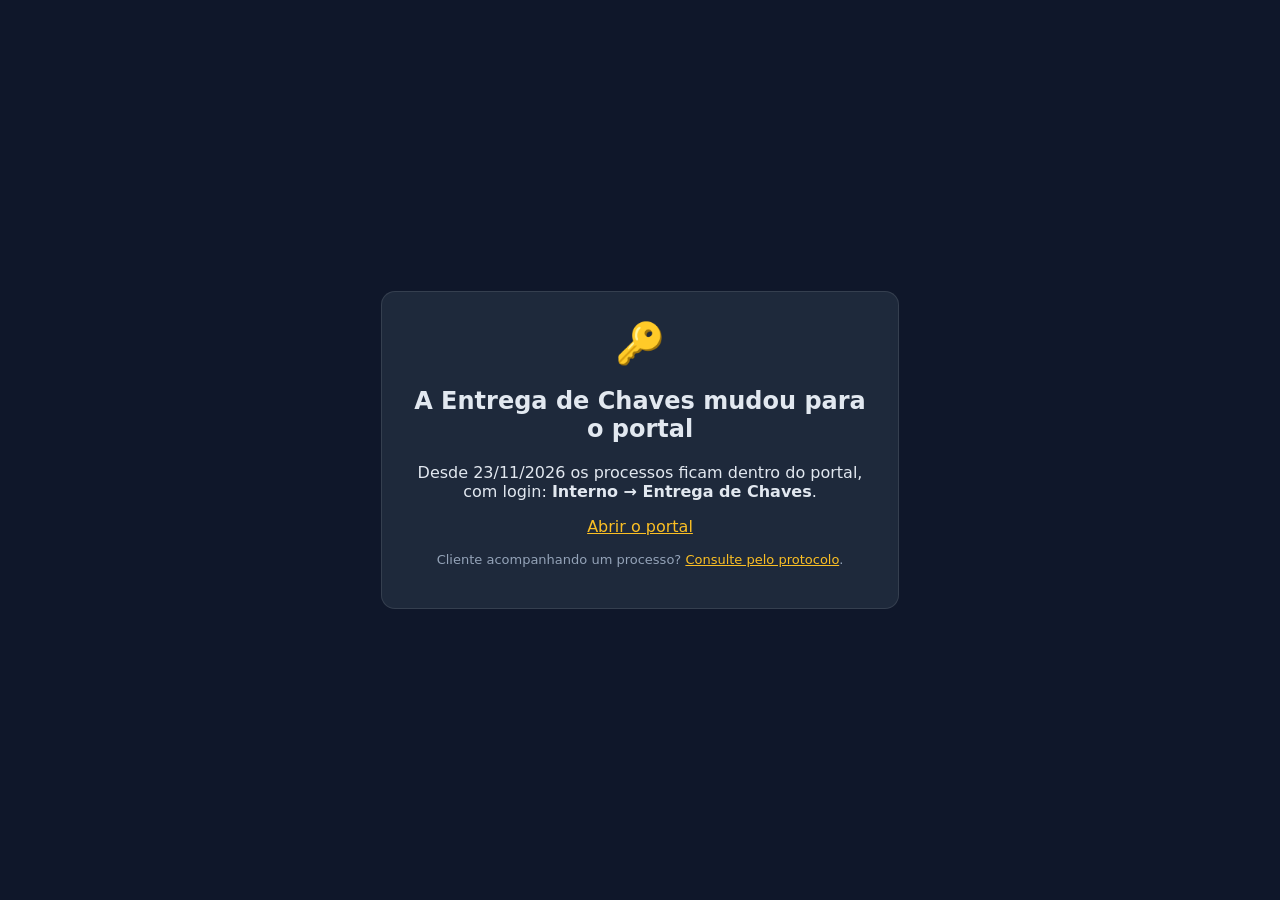
<file: portal/entregaapp/cadastro.html>
<!DOCTYPE html>
<html lang="pt-BR"><head><meta charset="UTF-8"><meta name="viewport" content="width=device-width, initial-scale=1.0"><meta name="robots" content="noindex">
<title>Entrega de Chaves — mudou para o portal</title>
<style>body{font-family:system-ui,-apple-system,sans-serif;background:#0f172a;color:#e2e8f0;display:flex;min-height:100vh;align-items:center;justify-content:center;margin:0}
.c{max-width:460px;text-align:center;padding:28px;border:1px solid rgba(255,255,255,.1);border-radius:14px;background:#1e293b}a{color:#fbbf24}</style></head>
<body><div class="c"><div style="font-size:40px">🔑</div><h2>A Entrega de Chaves mudou para o portal</h2>
<p>Desde 23/11/2026 os processos ficam dentro do portal, com login: <b>Interno → Entrega de Chaves</b>.</p>
<p><a href="https://novasp.netlify.app" target="_top">Abrir o portal</a></p>
<p style="font-size:13px;color:#94a3b8">Cliente acompanhando um processo? <a href="consulta.html">Consulte pelo protocolo</a>.</p></div></body></html>
</file>
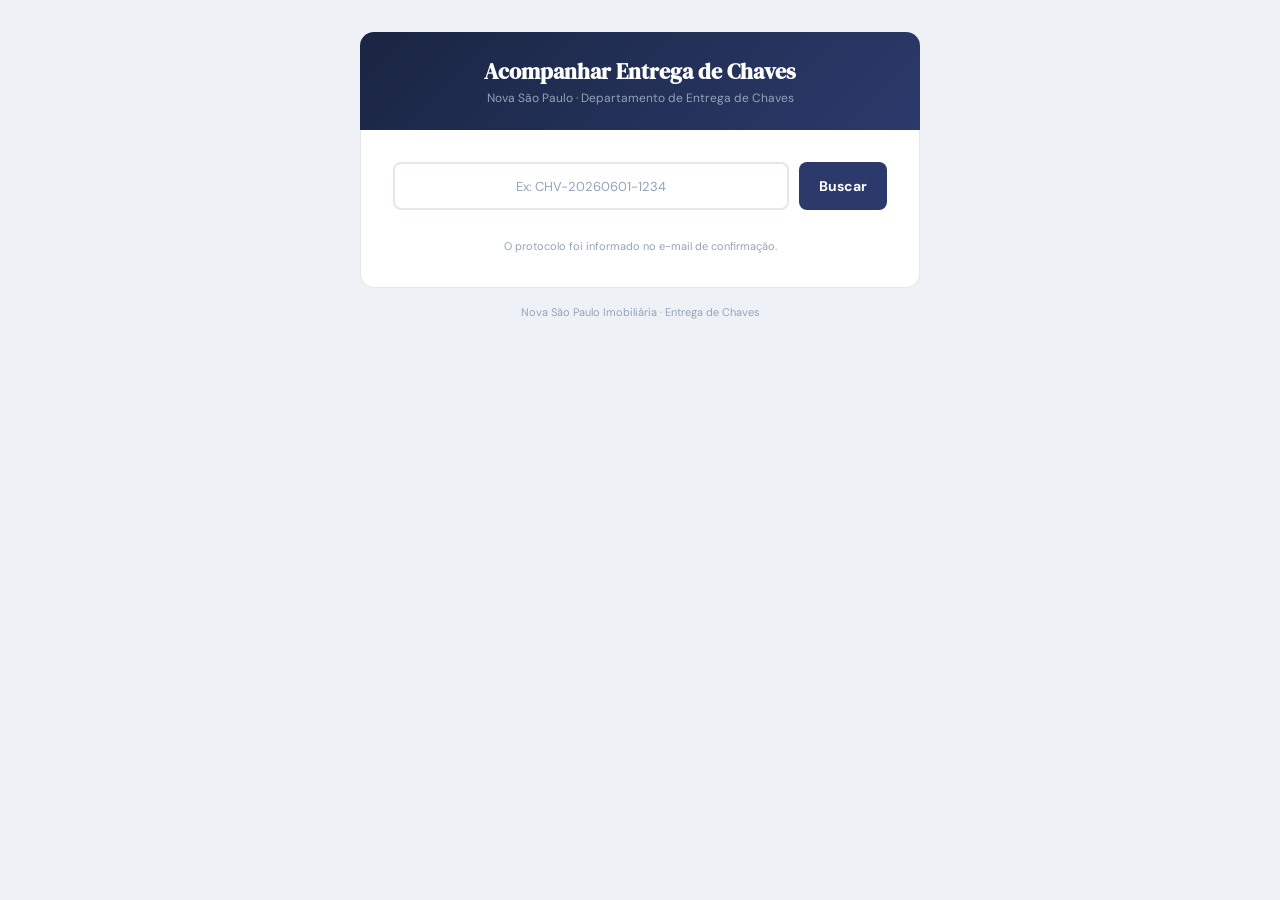
<file: portal/entregaapp/consulta.html>
<!DOCTYPE html>
<html lang="pt-BR">
<head>
<meta charset="UTF-8">
<meta name="viewport" content="width=device-width, initial-scale=1.0">
<title>Consultar Entrega de Chaves — Nova São Paulo</title>
<link href="https://fonts.googleapis.com/css2?family=DM+Serif+Display&family=DM+Sans:wght@400;500;600;700&display=swap" rel="stylesheet">
<style>
  :root{--navy:#2B3A6B;--dark:#1A2542;--light:#D6E4F0;--steel:#5B8DB8;--red:#C0392B;--green:#1A7A4A;--amber:#F0A500;--gray:#64748b;--border:#e2e8f0}
  *{box-sizing:border-box;margin:0;padding:0}
  body{font-family:'DM Sans',sans-serif;background:#EEF2F7;min-height:100vh;padding:32px 16px}
  .page{max-width:560px;margin:0 auto}
  .header{background:linear-gradient(135deg,#1A2542,#2B3A6B);border-radius:14px 14px 0 0;padding:24px 32px;text-align:center}
  .header h1{font-family:'DM Serif Display',serif;font-size:22px;color:#fff;margin-bottom:4px}
  .header p{font-size:12px;color:#94a3b8}
  .card{background:#fff;padding:32px;border:1px solid var(--border);border-top:none;border-radius:0 0 14px 14px}
  .busca{display:flex;gap:10px;margin-bottom:24px}
  .busca input{flex:1;font-family:'DM Sans',sans-serif;font-size:15px;font-weight:600;padding:12px 16px;border:2px solid var(--border);border-radius:8px;outline:none;color:var(--dark);text-align:center;letter-spacing:1px}
  .busca input:focus{border-color:var(--navy);box-shadow:0 0 0 3px rgba(43,58,107,0.1)}
  .busca input::placeholder{font-size:13px;font-weight:400;letter-spacing:0;color:#94a3b8}
  .btn-buscar{background:var(--navy);color:#fff;font-family:'DM Sans',sans-serif;font-size:14px;font-weight:700;padding:12px 20px;border:none;border-radius:8px;cursor:pointer;white-space:nowrap}
  .btn-buscar:hover{background:var(--dark)}
  .btn-buscar:disabled{opacity:0.5;cursor:not-allowed}
  .sc{border-radius:12px;padding:20px 24px;margin-bottom:16px;border:2px solid}
  .sc-a{background:#EFF6FF;border-color:var(--steel)}
  .sc-p{background:#FFFBEB;border-color:var(--amber)}
  .sc-c{background:#F0FFF4;border-color:var(--green)}
  .sc-lbl{font-size:10px;font-weight:700;letter-spacing:1.5px;text-transform:uppercase;margin-bottom:6px}
  .sc-a .sc-lbl{color:var(--steel)}.sc-p .sc-lbl{color:#92400e}.sc-c .sc-lbl{color:var(--green)}
  .sc-st{font-family:'DM Serif Display',serif;font-size:24px;margin-bottom:4px}
  .sc-a .sc-st{color:var(--navy)}.sc-p .sc-st{color:var(--amber)}.sc-c .sc-st{color:var(--green)}
  .sc-proto{font-family:monospace;font-size:12px;color:var(--gray)}
  .det{background:#F8FAFC;border:1px solid var(--border);border-radius:10px;padding:16px 18px;margin-bottom:16px}
  .dr{display:flex;gap:8px;padding:7px 0;border-bottom:1px solid var(--border);font-size:13px}
  .dr:last-child{border-bottom:none}
  .dr strong{color:var(--dark);min-width:110px;flex-shrink:0}
  .dr span{color:var(--gray)}
  .prog-title,.hist-title{font-size:11px;font-weight:700;letter-spacing:2px;text-transform:uppercase;color:var(--navy);margin-bottom:14px;padding-bottom:8px;border-bottom:2px solid var(--light)}
  .steps{margin-bottom:20px}
  .stp{display:flex;gap:12px;position:relative;padding-bottom:16px}
  .stp:last-child{padding-bottom:0}
  .stp::before{content:'';position:absolute;left:9px;top:20px;bottom:0;width:2px;background:var(--border)}
  .stp:last-child::before{display:none}
  .stp-dot{width:20px;height:20px;border-radius:50%;flex-shrink:0;display:flex;align-items:center;justify-content:center;font-size:11px;border:2px solid var(--border);background:#fff;color:#94a3b8;z-index:1}
  .stp.done .stp-dot{background:var(--green);border-color:var(--green);color:#fff}
  .stp.curr .stp-dot{background:var(--amber);border-color:var(--amber);color:#fff}
  .stp-nome{font-size:13px;font-weight:600;color:#94a3b8}
  .stp.done .stp-nome,.stp.curr .stp-nome{color:var(--dark)}
  .stp-data{font-size:11px;color:#94a3b8}
  .reparo{background:#FFFBEB;border:1.5px solid var(--amber);border-radius:10px;padding:14px 16px;margin-bottom:16px;font-size:13px;color:#92400e;line-height:1.6}
  .timeline{position:relative;padding-left:24px}
  .timeline::before{content:'';position:absolute;left:7px;top:6px;bottom:6px;width:2px;background:var(--border)}
  .t-item{position:relative;margin-bottom:16px}
  .t-item:last-child{margin-bottom:0}
  .t-dot{position:absolute;left:-21px;top:4px;width:12px;height:12px;border-radius:50%;border:2px solid var(--steel);background:var(--steel)}
  .t-status{font-size:13px;font-weight:700;color:var(--dark);margin-bottom:2px}
  .t-msg{font-size:13px;color:var(--gray);line-height:1.5;margin-bottom:3px}
  .t-data{font-size:11px;color:#94a3b8}
  .erro{background:#FEF2F2;border:1.5px solid var(--red);border-radius:10px;padding:16px;text-align:center;color:var(--red);font-size:14px;font-weight:600;line-height:1.5}
  .loading{text-align:center;padding:20px;color:var(--gray);font-size:14px}
  .spin{width:30px;height:30px;border:3px solid rgba(43,58,107,0.15);border-top-color:var(--navy);border-radius:50%;animation:spin 0.8s linear infinite;margin:0 auto 10px}
  @keyframes spin{to{transform:rotate(360deg)}}
</style>
</head>
<body>
<div class="page">
  <div class="header">
    <h1>Acompanhar Entrega de Chaves</h1>
    <p>Nova São Paulo · Departamento de Entrega de Chaves</p>
  </div>
  <div class="card">
    <div class="busca">
      <input type="text" id="proto" placeholder="Ex: CHV-20260601-1234" onkeydown="if(event.key==='Enter')buscar()">
      <button class="btn-buscar" id="btn" onclick="buscar()">Buscar</button>
    </div>
    <div id="res"></div>
    <div style="text-align:center;margin-top:20px">
      <span style="font-size:11px;color:#94a3b8">O protocolo foi informado no e-mail de confirmação.</span>
    </div>
  </div>
  <div style="text-align:center;margin-top:12px">
    <span style="font-size:11px;color:#94a3b8">Nova São Paulo Imobiliária · Entrega de Chaves</span>
  </div>
</div>
<script>
// 23/11/2026: consulta pela função do servidor (sem planilha pública). Mostra só endereço, garantia, etapas e reparo — sem nomes nem e-mails.
var FN='https://falcaovaz.netlify.app/.netlify/functions/chaves-consulta';
function esc(s){return String(s==null?'':s).replace(/[&<>"']/g,function(c){return {'&':'&amp;','<':'&lt;','>':'&gt;','"':'&quot;',"'":'&#39;'}[c];});}
function br(s){var m=String(s||'').match(/^(\d{4})-(\d{2})-(\d{2})/);return m?m[3]+'/'+m[2]+'/'+m[1]:'';}
function buscar(){
  var proto=document.getElementById('proto').value.trim().toUpperCase();
  if(!proto){alert('Digite o protocolo.');return;}
  var el=document.getElementById('res');var btn=document.getElementById('btn');
  el.innerHTML='<div class="loading"><div class="spin"></div>Buscando...</div>';
  btn.disabled=true;
  fetch(FN+'?p='+encodeURIComponent(proto)).then(function(r){return r.json();}).then(function(d){
    btn.disabled=false;
    if(!d||!d.ok){el.innerHTML='<div class="erro">Protocolo não encontrado.<br><small>Verifique o número (ex.: CHV-20261123-1234) e tente novamente.</small></div>';return;}
    mostrar(d);
  }).catch(function(){btn.disabled=false;el.innerHTML='<div class="erro">Erro de conexão. Tente novamente.</div>';});
}
function mostrar(d){
  var el=document.getElementById('res');
  var req=d.etapas.filter(function(e){return !e.opcional;});
  var idx=req.findIndex(function(e){return !e.data;}); var fim=idx<0;
  var atual=d.cancelado?'Processo cancelado':fim?'Processo concluído':req[idx].label;
  var cls=d.cancelado?'sc-a':fim?'sc-c':idx===0?'sc-a':'sc-p';
  var html='<div class="sc '+cls+'"><div class="sc-lbl">Etapa atual</div><div class="sc-st">'+esc(atual)+'</div><div class="sc-proto">'+esc(d.protocolo)+'</div></div>';
  html+='<div class="det"><div class="dr"><strong>Imóvel</strong><span>'+esc(d.endereco||'-')+'</span></div><div class="dr"><strong>Garantia</strong><span>'+esc(d.garantia||'-')+'</span></div></div>';
  html+='<div class="prog-title">Progresso</div><div class="steps">';
  d.etapas.forEach(function(e,i){
    if(e.opcional&&!e.data)return;
    var feita=!!e.data, cur=!feita&&!d.cancelado&&req.indexOf(e)===idx;
    html+='<div class="stp '+(feita?'done':cur?'curr':'')+'"><div class="stp-dot">'+(feita?'&#10003;':(i+1))+'</div><div><div class="stp-nome">'+esc(e.label)+'</div>'+(e.data?'<div class="stp-data">'+br(e.data)+'</div>':'')+'</div></div>';
  });
  html+='</div>';
  if(d.reparo){html+='<div class="reparo"><b>Reparos identificados na vistoria:</b><br>'+esc(d.reparo.descricao||'-')+(d.reparo.valor?'<br>Valor estimado: <b>'+esc(d.reparo.valor)+'</b>':'')+(d.reparo.por?'<br>Por conta de: <b>'+esc(d.reparo.por)+'</b>':'')+'</div>';}
  if(d.historico&&d.historico.length){
    html+='<div class="hist-title">Histórico</div><div class="timeline">';
    d.historico.slice().reverse().forEach(function(a){html+='<div class="t-item"><div class="t-dot"></div><div class="t-status">'+esc(a.etapa)+'</div><div class="t-data">'+new Date(a.em).toLocaleDateString('pt-BR')+'</div></div>';});
    html+='</div>';
  }
  html+='<div style="font-size:12px;color:#64748b;margin-top:12px">Dúvidas? Responda ao e-mail que você recebeu com este protocolo.</div>';
  el.innerHTML=html;
}
(function(){var q=new URLSearchParams(location.search).get('p');if(q){document.getElementById('proto').value=q;buscar();}})();
</script>
</body>
</html>
</file>
